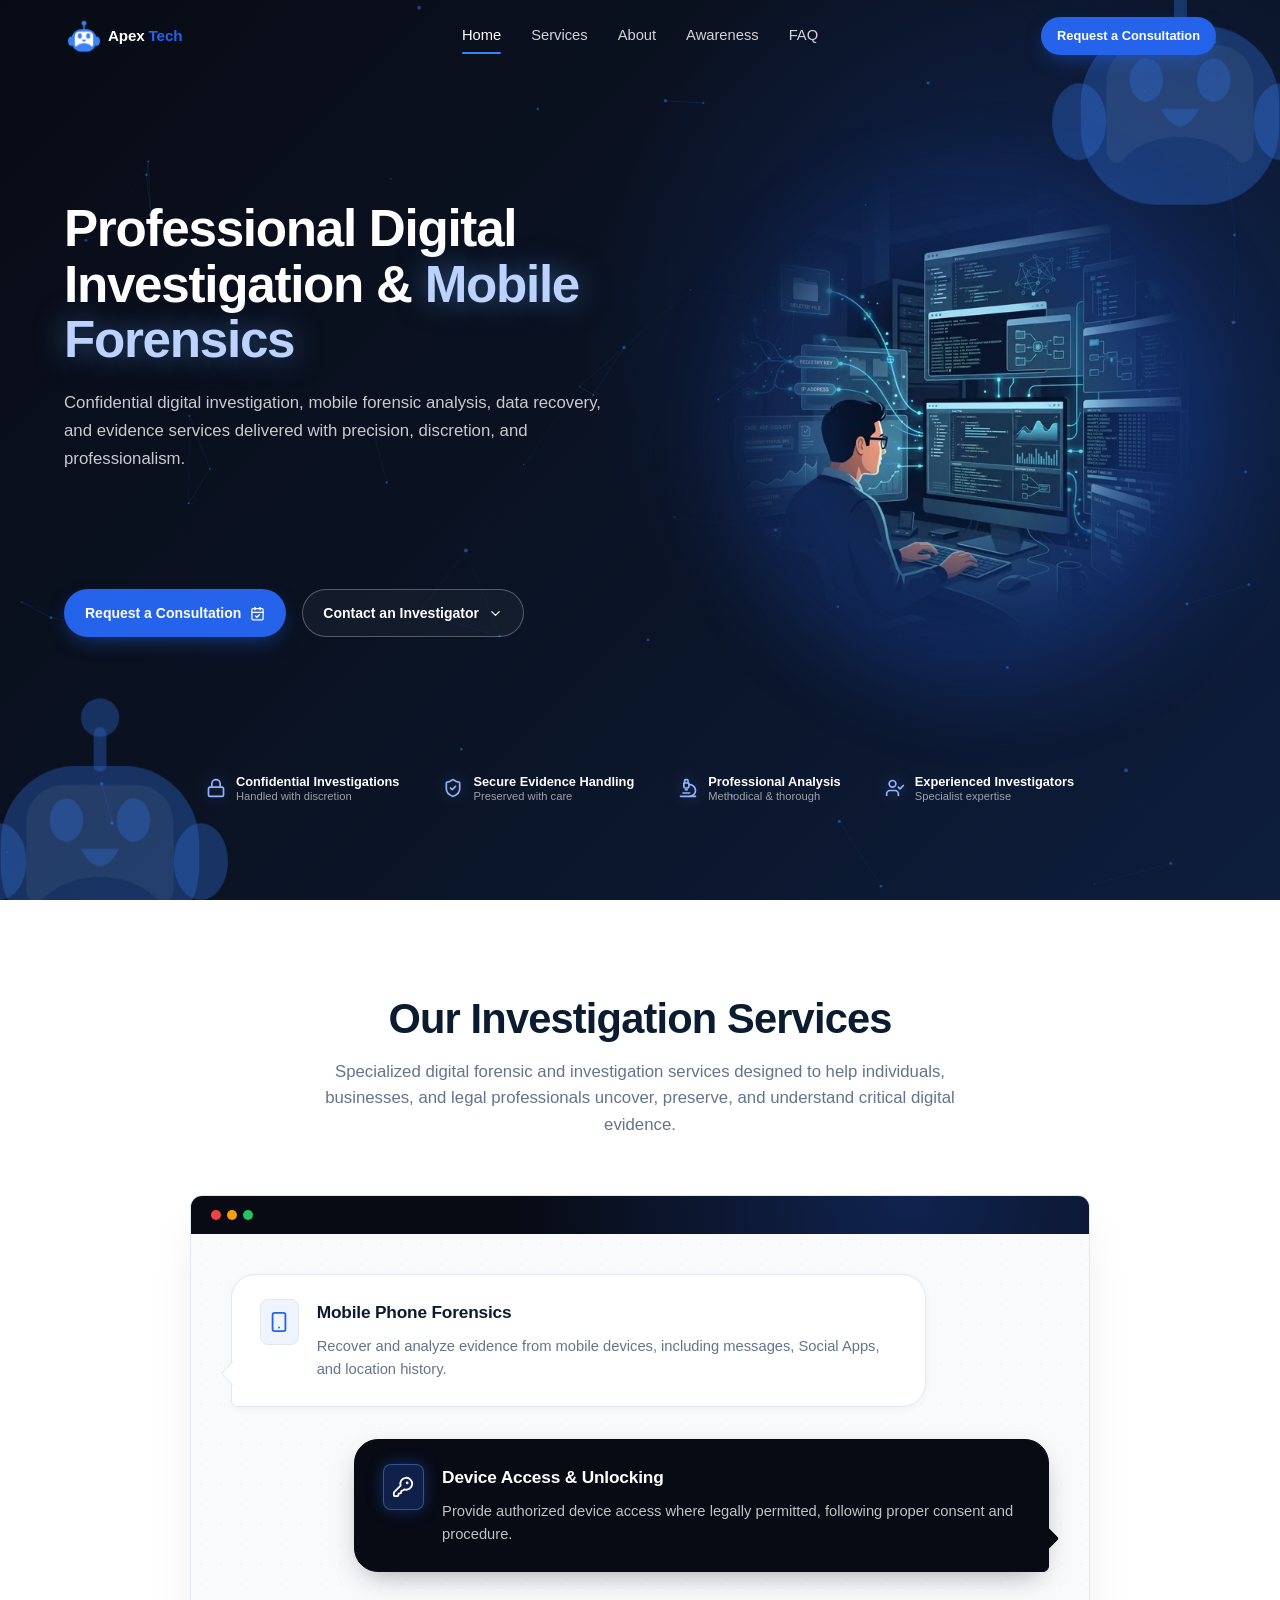
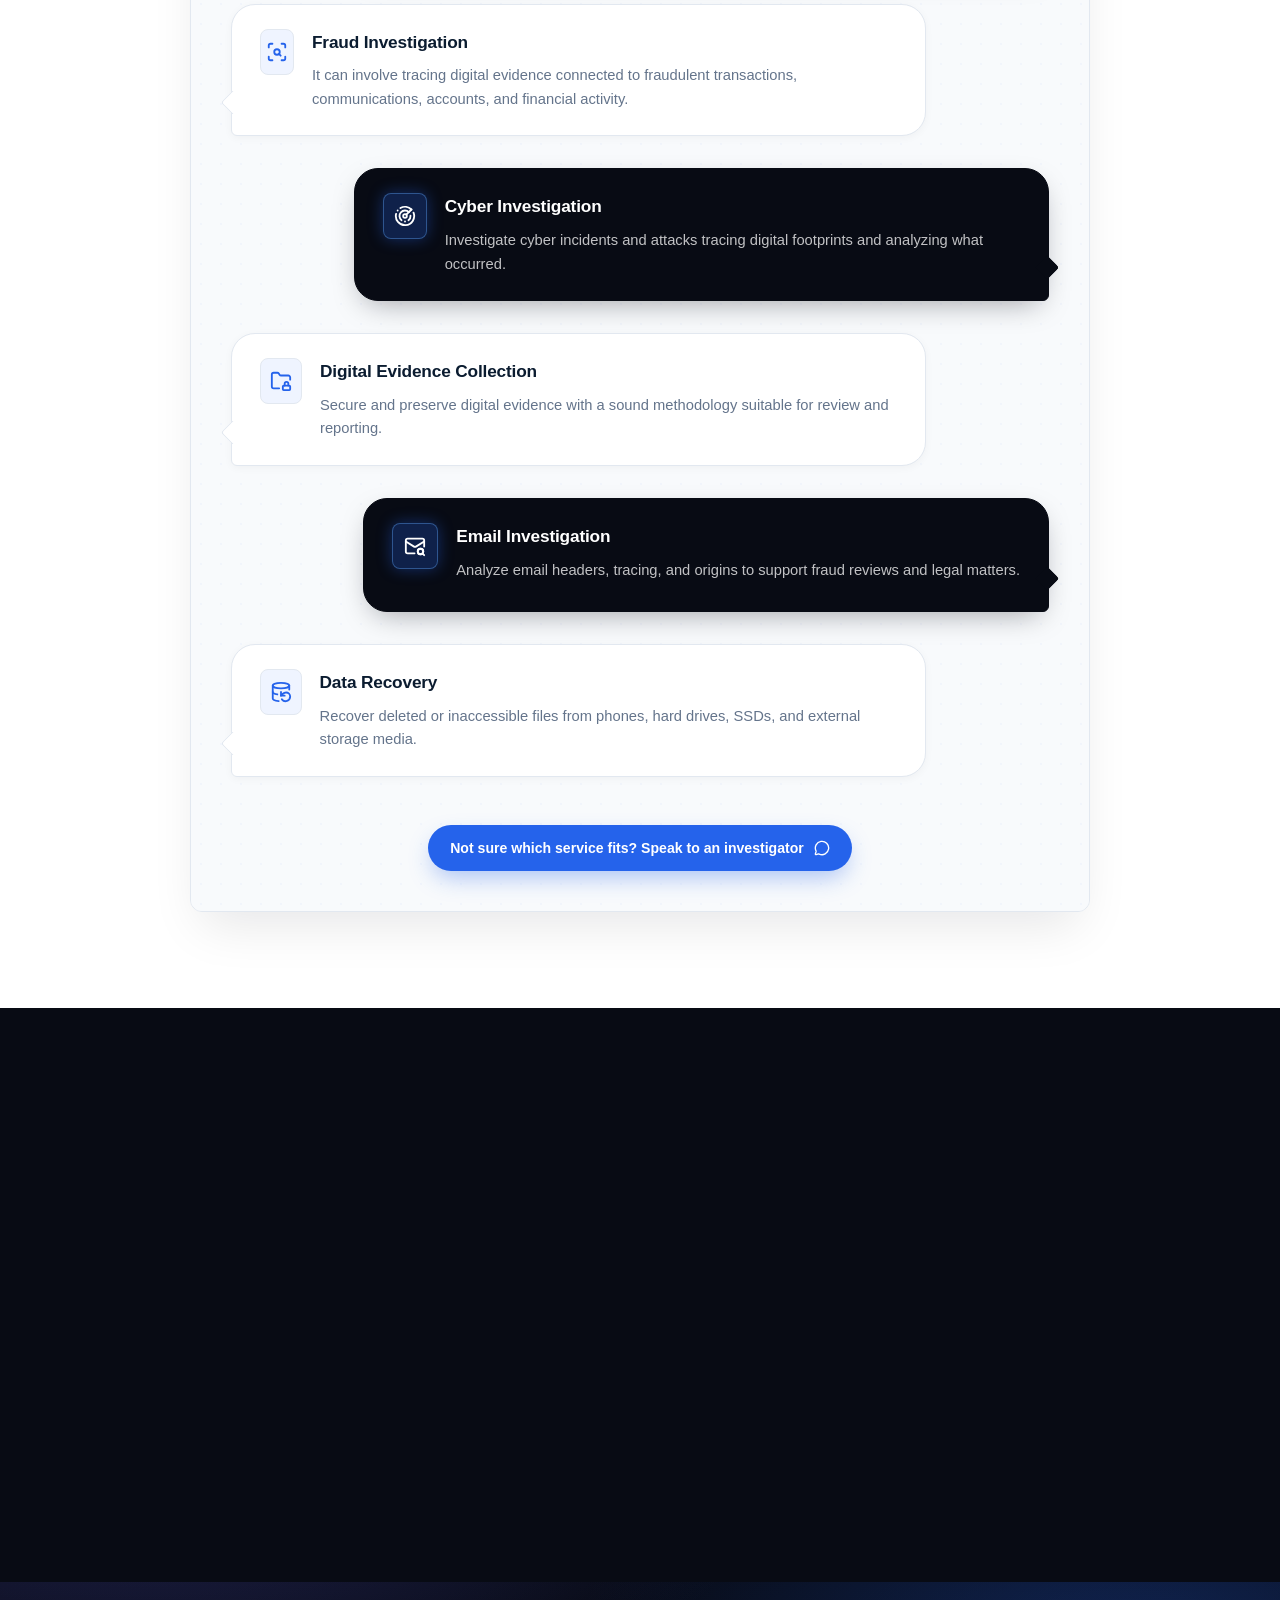
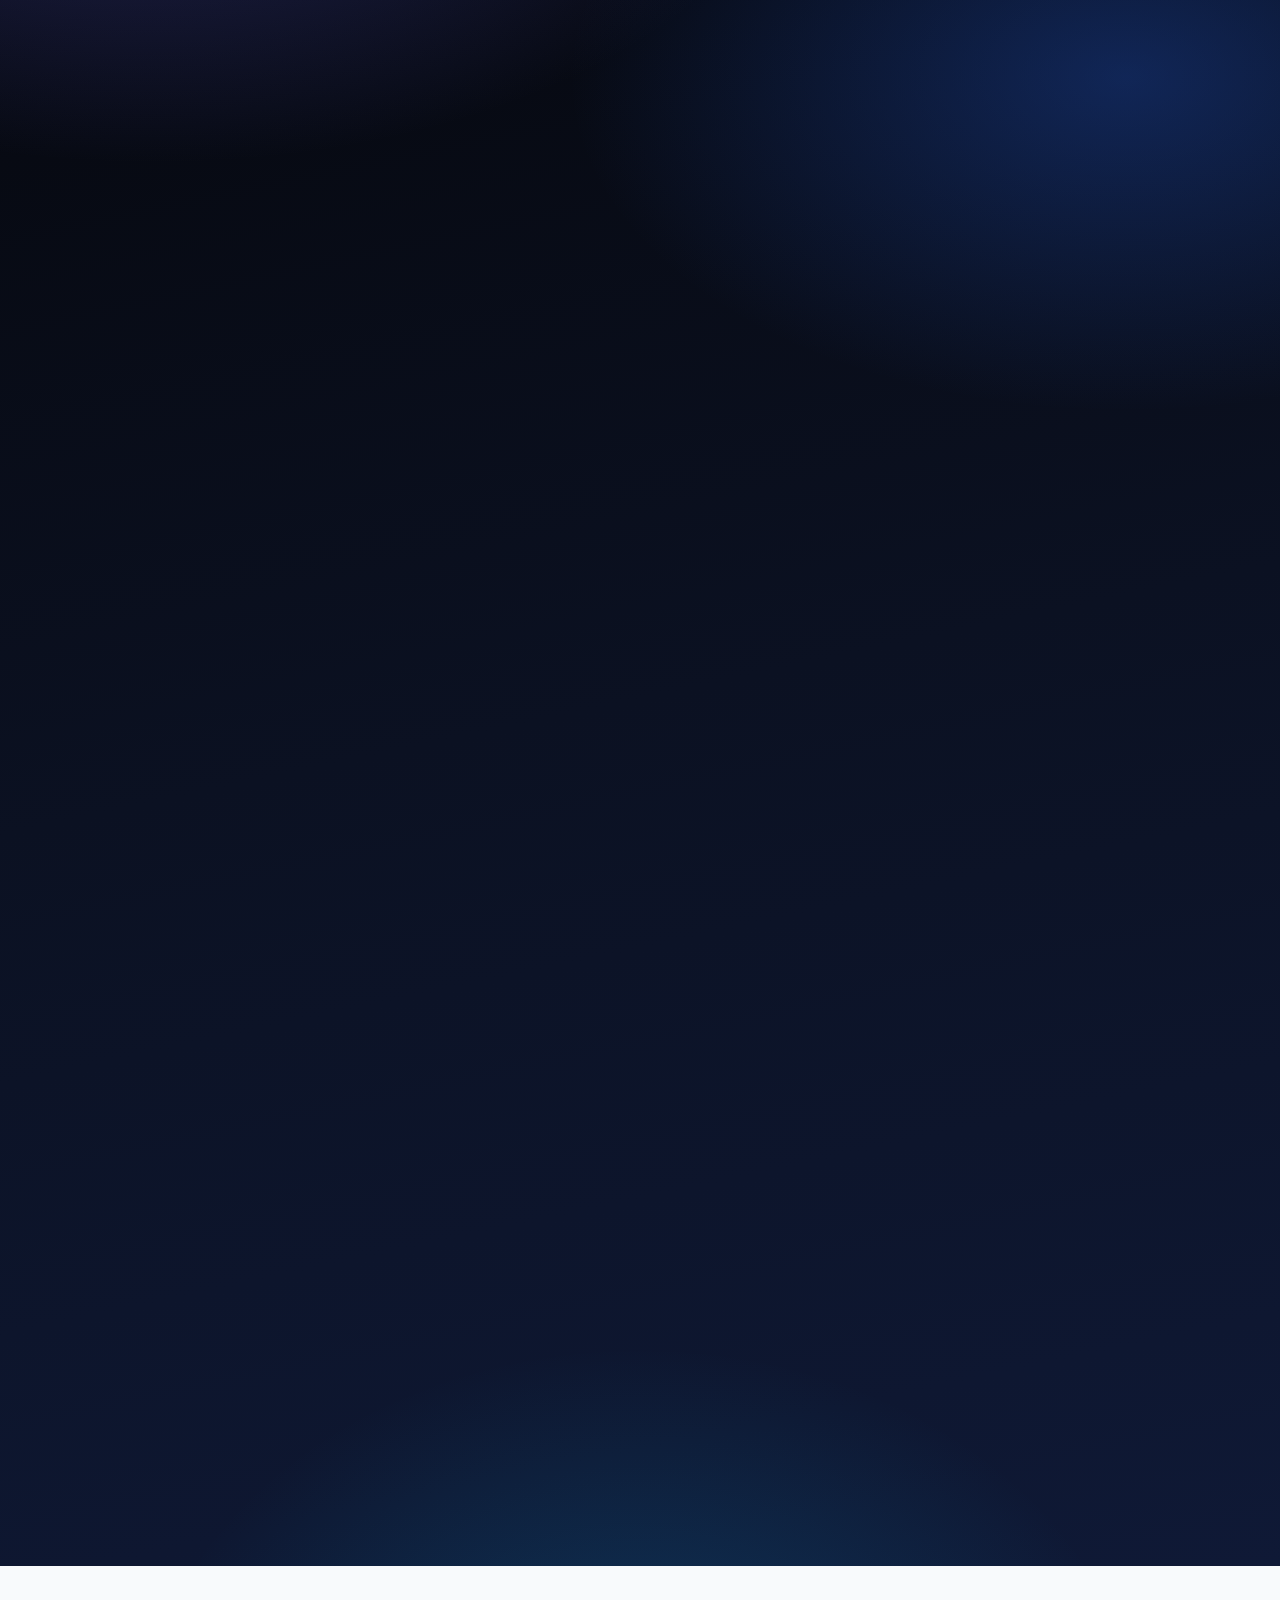
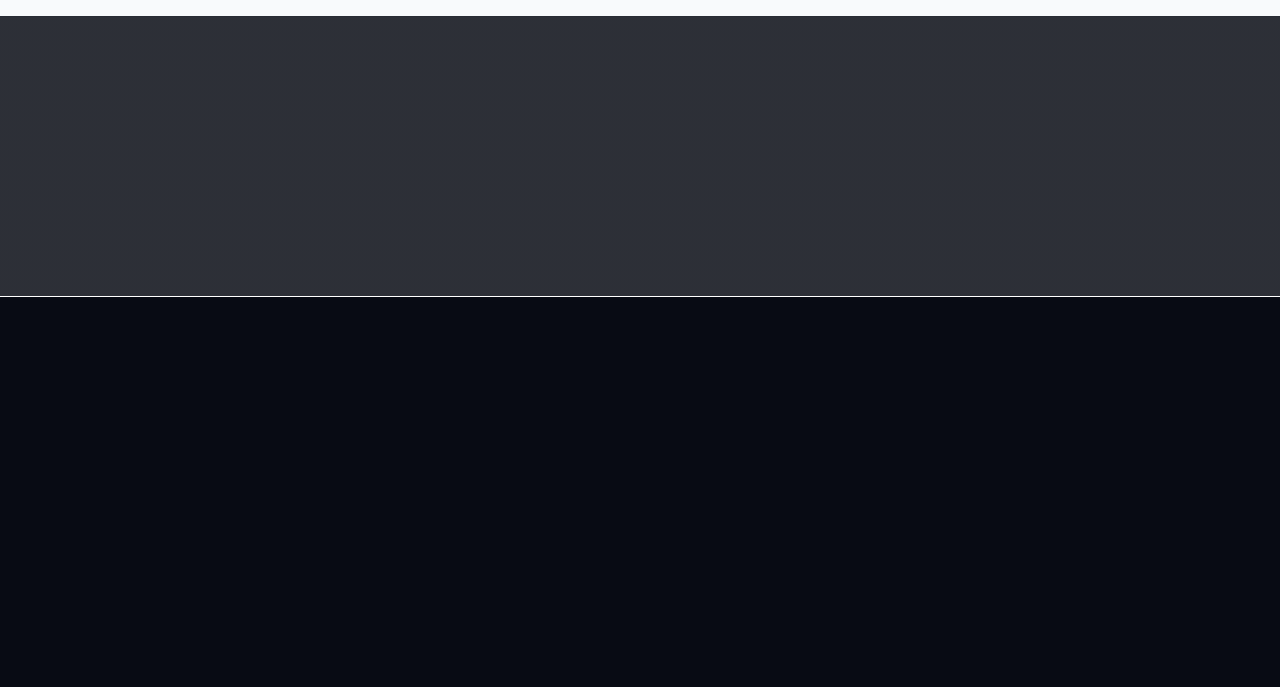
<file: public/index.html>
<!DOCTYPE html>
<html lang="en">

<head>
  <meta charset="UTF-8" />
  <meta name="viewport" content="width=device-width, initial-scale=1.0" />
  <title>Digital Investigation &amp; Mobile Forensics — Apex Tech</title>
  <meta name="description"
    content="Confidential digital investigation, mobile forensic analysis, data recovery, and evidence services delivered with precision, discretion, and professionalism." />

  <link rel="stylesheet" href="styles.css" />
  <link rel="preload" as="image" href="hero-forensics-1024.webp" type="image/webp"
    imagesrcset="hero-forensics-640.webp 640w, hero-forensics-1024.webp 1024w"
    imagesizes="(max-width: 860px) calc(100vw - 36px), (max-width: 1200px) 42vw, 500px"
    fetchpriority="high">
  <link rel="icon" type="image/svg+xml" href="favicon.svg">
  <!-- SEO Tags -->
  <meta name="keywords"
    content="digital investigation, mobile forensics, data recovery, cyber investigation, fraud investigation, email investigation, secure evidence handling">
  <meta name="author" content="Apex Tech">
  <meta name="robots" content="index, follow">
  <meta name="theme-color" content="#080B14">
  <link rel="canonical" href="https://apex-tech.onrender.com/">

  <!-- Open Graph / Facebook -->
  <meta property="og:type" content="website">
  <meta property="og:url" content="https://apex-tech.onrender.com/">
  <meta property="og:site_name" content="Apex Tech">
  <meta property="og:locale" content="en_US">
  <meta property="og:title" content="Digital Investigation &amp; Mobile Forensics — Apex Tech">
  <meta property="og:description"
    content="Confidential digital investigation, mobile forensic analysis, and data recovery services.">
  <meta property="og:image" content="https://apex-tech.onrender.com/og-image.jpg">
  <meta property="og:image:type" content="image/jpeg">
  <meta property="og:image:width" content="1200">
  <meta property="og:image:height" content="630">
  <meta property="og:image:alt" content="Apex Tech — digital investigation and mobile forensics">

  <!-- Twitter -->
  <meta name="twitter:url" content="https://apex-tech.onrender.com/">
  <meta name="twitter:card" content="summary_large_image">
  <meta name="twitter:title" content="Digital Investigation &amp; Mobile Forensics — Apex Tech">
  <meta name="twitter:description"
    content="Confidential digital investigation, mobile forensic analysis, and data recovery services.">
  <meta name="twitter:image" content="https://apex-tech.onrender.com/og-image.jpg">
  <meta name="twitter:image:alt" content="Apex Tech — digital investigation and mobile forensics">
  <!-- Structured data -->
  <script type="application/ld+json">
  {
    "@context": "https://schema.org",
    "@type": ["LocalBusiness", "ProfessionalService"],
    "@id": "https://apex-tech.onrender.com/#business",
    "url": "https://apex-tech.onrender.com/",
    "name": "Apex Tech",
    "description": "Confidential digital investigation, mobile forensic analysis, data recovery, and evidence services delivered with precision, discretion, and professionalism.",
    "telephone": "+1-343-635-0317",
    "email": "apextechforensics@gmail.com",
    "address": {
      "@type": "PostalAddress",
      "streetAddress": "46 Willow Creek Avenue",
      "addressLocality": "Charlotte",
      "addressRegion": "NC",
      "addressCountry": "US"
    },
    "sameAs": [
      "https://wa.me/13436350317",
      "https://t.me/Apextechforensics"
    ],
    "hasOfferCatalog": {
      "@type": "OfferCatalog",
      "name": "Investigation Services",
      "itemListElement": [
        {
          "@type": "Offer",
          "itemOffered": {
            "@type": "Service",
            "name": "Mobile Phone Forensics"
          }
        },
        {
          "@type": "Offer",
          "itemOffered": {
            "@type": "Service",
            "name": "Device Access & Unlocking"
          }
        },
        {
          "@type": "Offer",
          "itemOffered": {
            "@type": "Service",
            "name": "Fraud Investigation"
          }
        },
        {
          "@type": "Offer",
          "itemOffered": {
            "@type": "Service",
            "name": "Cyber Investigation"
          }
        },
        {
          "@type": "Offer",
          "itemOffered": {
            "@type": "Service",
            "name": "Digital Evidence Collection"
          }
        },
        {
          "@type": "Offer",
          "itemOffered": {
            "@type": "Service",
            "name": "Email Investigation"
          }
        },
        {
          "@type": "Offer",
          "itemOffered": {
            "@type": "Service",
            "name": "Data Recovery"
          }
        }
      ]
    }
  }
  </script>
  <!-- ============================================================
       TRACKING CONFIG
       Paste the IDs here once Meta / Google approve the account.
       Everything below stays inert while these are empty, so the site is
       safe to deploy before the Pixel exists.
       ============================================================ -->
  <script>
    window.FT_CONFIG = {
      metaPixelId: '905768905512055', // Active Apex Tech Meta Pixel
      ga4Id: '',              // e.g. 'G-XXXXXXXXXX'
      turnstileSiteKey: '',   // Cloudflare Turnstile site key (spam filtering)
      minFormSeconds: 3       // submissions faster than this are treated as bots
    };
  </script>

  <script src="ft-tracking.js" defer></script>
</head>

<body>

  <a class="skip-link" href="#home">Skip to content</a>

  <!-- ============ HEADER ============ -->
  <header class="site-header" id="siteHeader">
    <div class="container header-inner">
      <a href="#home" class="brand" aria-label="Apex Tech home">
        <span class="brand-mark" aria-hidden="true">
          <svg class="bot" viewBox="0 0 100 100" width="40" height="40" aria-hidden="true">
            <g class="bot-rise">
              <g class="bot-antenna">
                <circle class="bot-body" cx="50" cy="18" r="6" />
                <rect class="bot-body" x="48" y="21" width="4" height="14" rx="2" />
              </g>
              <rect class="bot-body" x="10" y="51" width="17" height="24" rx="12" />
              <rect class="bot-body" x="73" y="51" width="17" height="24" rx="12" />
              <rect class="bot-body" x="19" y="33" width="62" height="56" rx="24" />
              <path class="bot-face"
                d="M27 51C27 44 32 39 39 39H61C68 39 73 44 73 51V72C73 74 71.5 76 69 76C60 65 40 65 31 76C28.5 76 27 74 27 72Z" />
              <g class="bot-eyes">
                <ellipse class="bot-body" cx="39.5" cy="50" rx="5.2" ry="6.8" />
                <ellipse class="bot-body" cx="60.5" cy="50" rx="5.2" ry="6.8" />
              </g>
              <path class="bot-body" d="M44 59q6 11 12 0Z" />
            </g>
          </svg>
        </span>
        <span class="brand-word">Apex <span class="brand-accent">Tech</span></span>
      </a>

      <nav class="main-nav" id="mainNav" aria-label="Primary">
        <a href="#home" class="nav-link">Home</a>
        <a href="#services" class="nav-link">Services</a>
        <a href="#about" class="nav-link">About</a>
        <a href="#awareness" class="nav-link">Awareness</a>
        <a href="#faq" class="nav-link">FAQ</a>
      </nav>

      <div class="header-actions">
        <a href="javascript:void(0)" onclick="openModal(event)" class="btn btn-primary btn-sm nav-cta">Request a
          Consultation</a>
        <button class="nav-toggle" id="navToggle" aria-label="Open menu" aria-expanded="false"
          aria-controls="mobileNav">
          <span></span><span></span><span></span>
        </button>
      </div>
    </div>

    <!-- Mobile fullscreen nav overlay -->
    <div class="mobile-nav" id="mobileNav" aria-hidden="true">
      <div class="mobile-nav-header">
        <a href="#home" class="mobile-brand" aria-label="Apex Tech home">
          <span class="brand-mark" aria-hidden="true">
            <svg class="bot" viewBox="0 0 100 100" width="40" height="40" aria-hidden="true">
              <g class="bot-rise">
                <g class="bot-antenna">
                  <circle class="bot-body" cx="50" cy="18" r="6" />
                  <rect class="bot-body" x="48" y="21" width="4" height="14" rx="2" />
                </g>
                <rect class="bot-body" x="10" y="51" width="17" height="24" rx="12" />
                <rect class="bot-body" x="73" y="51" width="17" height="24" rx="12" />
                <rect class="bot-body" x="19" y="33" width="62" height="56" rx="24" />
                <path class="bot-face"
                  d="M27 51C27 44 32 39 39 39H61C68 39 73 44 73 51V72C73 74 71.5 76 69 76C60 65 40 65 31 76C28.5 76 27 74 27 72Z" />
                <g class="bot-eyes">
                  <ellipse class="bot-body" cx="39.5" cy="50" rx="5.2" ry="6.8" />
                  <ellipse class="bot-body" cx="60.5" cy="50" rx="5.2" ry="6.8" />
                </g>
                <path class="bot-body" d="M44 59q6 11 12 0Z" />
              </g>
            </svg>
          </span>
          <span>Apex <span class="brand-accent">Tech</span></span>
        </a>
        <button class="mobile-close-btn" id="mobileCloseBtn" aria-label="Close menu">
          <span class="ui-icon" aria-hidden="true" data-lucide="x"></span>
        </button>
      </div>
      <div class="mobile-nav-body">
        <a href="#home" class="mobile-link">Home</a>
        <a href="#services" class="mobile-link">Services</a>
        <a href="#about" class="mobile-link">About</a>
        <a href="#awareness" class="mobile-link">Awareness</a>
        <a href="#faq" class="mobile-link">FAQ</a>
      </div>
      <div class="mobile-nav-footer">
        <a href="javascript:void(0)" onclick="openModal(event)" class="mobile-cta">Request a Consultation</a>
      </div>
    </div>
    <div class="scroll-progress" id="scrollProgress" aria-hidden="true"></div>
  </header>

  <main id="home" tabindex="-1">

    <!-- ============ HERO ============ -->
    <section class="hero">
      <canvas id="heroCanvas" class="hero-canvas" aria-hidden="true"></canvas>

      <!-- Animated Background Logos -->
      <svg class="cta-bg-logo bg-logo-tr bot" viewBox="0 0 100 100" aria-hidden="true">
        <g class="bot-rise">
          <g class="bot-antenna">
            <circle class="bot-body" cx="50" cy="18" r="6" />
            <rect class="bot-body" x="48" y="21" width="4" height="14" rx="2" />
          </g>
          <rect class="bot-body" x="10" y="51" width="17" height="24" rx="12" />
          <rect class="bot-body" x="73" y="51" width="17" height="24" rx="12" />
          <rect class="bot-body" x="19" y="33" width="62" height="56" rx="24" />
          <path class="bot-face"
            d="M27 51C27 44 32 39 39 39H61C68 39 73 44 73 51V72C73 74 71.5 76 69 76C60 65 40 65 31 76C28.5 76 27 74 27 72Z" />
          <g class="bot-eyes">
            <ellipse class="bot-body" cx="39.5" cy="50" rx="5.2" ry="6.8" />
            <ellipse class="bot-body" cx="60.5" cy="50" rx="5.2" ry="6.8" />
          </g>
          <path class="bot-body" d="M44 59q6 11 12 0Z" />
        </g>
      </svg>

      <svg class="cta-bg-logo bg-logo-bl bot" viewBox="0 0 100 100" aria-hidden="true">
        <g class="bot-rise">
          <g class="bot-antenna">
            <circle class="bot-body" cx="50" cy="18" r="6" />
            <rect class="bot-body" x="48" y="21" width="4" height="14" rx="2" />
          </g>
          <rect class="bot-body" x="10" y="51" width="17" height="24" rx="12" />
          <rect class="bot-body" x="73" y="51" width="17" height="24" rx="12" />
          <rect class="bot-body" x="19" y="33" width="62" height="56" rx="24" />
          <path class="bot-face"
            d="M27 51C27 44 32 39 39 39H61C68 39 73 44 73 51V72C73 74 71.5 76 69 76C60 65 40 65 31 76C28.5 76 27 74 27 72Z" />
          <g class="bot-eyes">
            <ellipse class="bot-body" cx="39.5" cy="50" rx="5.2" ry="6.8" />
            <ellipse class="bot-body" cx="60.5" cy="50" rx="5.2" ry="6.8" />
          </g>
          <path class="bot-body" d="M44 59q6 11 12 0Z" />
        </g>
      </svg>

      <div class="container hero-inner">
        <div class="hero-copy">
          <h1 class="hero-title">Professional Digital<br>Investigation &amp; <span class="text-glow">Mobile
              Forensics</span></h1>
          <p class="hero-sub">Confidential digital investigation, mobile forensic analysis, data recovery, and evidence
            services delivered with precision, discretion, and professionalism.</p>
        </div>

        <div class="hero-visual">
          <div class="hero-image-glow" aria-hidden="true"></div>
          <picture class="hero-picture">
            <source type="image/webp"
              srcset="hero-forensics-640.webp 640w, hero-forensics-1024.webp 1024w"
              sizes="(max-width: 860px) calc(100vw - 36px), (max-width: 1200px) 42vw, 500px">
            <img class="hero-image" src="hero-forensics.jpg"
              alt="Digital forensic investigator analysing evidence across secure computer systems"
              width="1024" height="1024" loading="eager" fetchpriority="high" decoding="async">
          </picture>
        </div>

        <div class="hero-actions">
          <a href="javascript:void(0)" onclick="openModal(event)" class="btn btn-primary">Request a Consultation
            <span class="btn-ico" aria-hidden="true" data-lucide="calendar-check"></span>
          </a>
          <div class="dropdown">
            <button class="btn btn-ghost-light dropdown-trigger" id="contactInvestigatorBtn" aria-haspopup="true"
              aria-expanded="false">
              Contact an Investigator
              <span class="btn-ico" aria-hidden="true" data-lucide="chevron-down"></span>
            </button>
            <div class="dropdown-menu" id="investigatorMenu">
              <a href="https://wa.me/13436350317" target="_blank" rel="noopener noreferrer" class="dropdown-item"
                data-contact="whatsapp">
                <svg viewBox="0 0 24 24" fill="#25D366" class="contact-ico">
                  <path
                    d="M11.42 0H11.4C5.1 0 0 5.1 0 11.4c0 2.01.52 3.93 1.51 5.64L.07 22.84l5.95-1.56c1.66.95 3.52 1.45 5.4 1.45 6.3 0 11.4-5.1 11.4-11.4S17.7 0 11.4 0zm0 20.84c-1.77 0-3.5-.47-5.01-1.37l-.36-.21-3.72.98.99-3.63-.23-.37a9.38 9.38 0 0 1-1.46-5.14c0-5.26 4.28-9.54 9.54-9.54 2.55 0 4.95 1 6.74 2.8 1.8 1.8 2.79 4.19 2.79 6.74 0 5.25-4.28 9.53-9.54 9.53zm5.22-7.14c-.29-.15-1.71-.84-1.98-.94-.26-.09-.45-.14-.65.15-.19.29-.75.94-.92 1.13-.17.19-.34.22-.63.07-.29-.15-1.22-.45-2.32-1.43-.86-.76-1.44-1.71-1.61-2-.17-.29-.02-.45.13-.59.13-.13.29-.34.43-.51.15-.17.2-.29.29-.49.09-.2.05-.37-.02-.51-.08-.15-.65-1.57-.89-2.15-.24-.57-.48-.49-.65-.5-.17-.01-.36-.01-.56-.01-.19 0-.51.07-.78.36-.26.29-1 .98-1 2.39s1.02 2.77 1.17 2.97c.14.2 2.03 3.1 4.91 4.34.69.3 1.23.48 1.65.61.69.22 1.32.19 1.82.11.55-.09 1.71-.7 1.95-1.38.24-.68.24-1.27.17-1.38-.07-.12-.27-.19-.56-.34z" />
                </svg>
                WhatsApp
              </a>
              <a href="https://t.me/Apextechforensics" target="_blank" rel="noopener noreferrer" class="dropdown-item"
                data-contact="telegram">
                <svg viewBox="0 0 24 24" fill="#2AABEE" class="contact-ico">
                  <path
                    d="M11.944 0A12 12 0 0 0 0 12a12 12 0 0 0 12 12 12 12 0 0 0 12-12A12 12 0 0 0 12 0a12 12 0 0 0-.056 0zm4.962 7.224c.1-.002.321.023.465.14a.506.506 0 0 1 .171.325c.016.093.036.306.02.472-.18 1.898-.962 6.502-1.36 8.627-.168.9-.499 1.201-.82 1.23-.696.065-1.225-.46-1.9-.902-1.056-.693-1.653-1.124-2.678-1.8-1.185-.78-.417-1.21.258-1.91.177-.184 3.247-2.977 3.307-3.23.007-.032.014-.15-.056-.212s-.174-.041-.249-.024c-.106.024-1.793 1.14-5.061 3.345-.48.33-.913.49-1.302.48-.428-.008-1.252-.241-1.865-.44-.752-.245-1.349-.374-1.297-.789.027-.216.325-.437.893-.663 3.498-1.524 5.83-2.529 6.998-3.014 3.332-1.386 4.025-1.627 4.476-1.635z" />
                </svg>
                Telegram
              </a>
            </div>
          </div>
        </div>

      </div>
      <!-- ============ TRUST BAR ============ -->
      <div class="trust" aria-label="What we stand for">
        <div class="container trust-inner">
          <div class="trust-item reveal">
            <span class="trust-ico" aria-hidden="true" data-lucide="lock"></span>
            <div><strong>Confidential Investigations</strong><small>Handled with discretion</small></div>
          </div>
          <div class="trust-item reveal">
            <span class="trust-ico" aria-hidden="true" data-lucide="shield-check"></span>
            <div><strong>Secure Evidence Handling</strong><small>Preserved with care</small></div>
          </div>
          <div class="trust-item reveal">
            <span class="trust-ico" aria-hidden="true" data-lucide="microscope"></span>
            <div><strong>Professional Analysis</strong><small>Methodical &amp; thorough</small></div>
          </div>
          <div class="trust-item reveal">
            <span class="trust-ico" aria-hidden="true" data-lucide="user-check"></span>
            <div><strong>Experienced Investigators</strong><small>Specialist expertise</small></div>
          </div>
        </div>
      </div>
    </section>

    <!-- ============ SERVICES ============ -->
    <section class="section" id="services">
      <div class="container">
        <div class="section-head reveal">
          <h2 class="section-title">Our Investigation Services</h2>
          <p class="section-lead">Specialized digital forensic and investigation services designed to help individuals,
            businesses, and legal professionals uncover, preserve, and understand critical digital evidence.</p>
        </div>

        <div class="chat-window reveal">
          <div class="chat-header">
            <div class="chat-dots"><i></i><i></i><i></i></div>
          </div>
          <div class="chat-body">

            <article id="svc-mobile-forensics" class="chat-bubble chat-left reveal" style="transition-delay: 0.1s;">
              <div class="chat-content">
                <span class="card-ico" aria-hidden="true" data-lucide="smartphone"></span>
                <div>
                  <h3 class="card-title">Mobile Phone Forensics</h3>
                  <p class="card-text">Recover and analyze evidence from mobile devices, including messages, Social
                    Apps, and location history.</p>
                </div>
              </div>
            </article>

            <article id="svc-device-access" class="chat-bubble chat-right reveal" style="transition-delay: 0.2s;">
              <div class="chat-content">
                <span class="card-ico" aria-hidden="true" data-lucide="key-round"></span>
                <div>
                  <h3 class="card-title">Device Access &amp; Unlocking</h3>
                  <p class="card-text">Provide authorized device access where legally permitted, following proper
                    consent and procedure.</p>
                </div>
              </div>
            </article>

            <article id="svc-fraud-investigation" class="chat-bubble chat-left reveal" style="transition-delay: 0.3s;">
              <div class="chat-content">
                <span class="card-ico" aria-hidden="true" data-lucide="scan-search"></span>
                <div>
                  <h3 class="card-title">Fraud Investigation</h3>
                  <p class="card-text">It can involve tracing digital evidence connected to fraudulent transactions,
                    communications, accounts, and financial activity.</p>
                </div>
              </div>
            </article>

            <article id="svc-cyber-investigation" class="chat-bubble chat-right reveal" style="transition-delay: 0.4s;">
              <div class="chat-content">
                <span class="card-ico" aria-hidden="true" data-lucide="radar"></span>
                <div>
                  <h3 class="card-title">Cyber Investigation</h3>
                  <p class="card-text">Investigate cyber incidents and attacks tracing digital footprints and analyzing
                    what occurred.</p>
                </div>
              </div>
            </article>

            <article id="svc-evidence-collection" class="chat-bubble chat-left reveal" style="transition-delay: 0.5s;">
              <div class="chat-content">
                <span class="card-ico" aria-hidden="true" data-lucide="folder-lock"></span>
                <div>
                  <h3 class="card-title">Digital Evidence Collection</h3>
                  <p class="card-text">Secure and preserve digital evidence with a sound methodology suitable for review
                    and reporting.</p>
                </div>
              </div>
            </article>

            <article id="svc-email-investigation" class="chat-bubble chat-right reveal" style="transition-delay: 0.6s;">
              <div class="chat-content">
                <span class="card-ico" aria-hidden="true" data-lucide="mail-search"></span>
                <div>
                  <h3 class="card-title">Email Investigation</h3>
                  <p class="card-text">Analyze email headers, tracing, and origins to support fraud reviews and legal
                    matters.</p>
                </div>
              </div>
            </article>

            <article id="svc-data-recovery" class="chat-bubble chat-left reveal" style="transition-delay: 0.7s;">
              <div class="chat-content">
                <span class="card-ico" aria-hidden="true" data-lucide="database-backup"></span>
                <div>
                  <h3 class="card-title">Data Recovery</h3>
                  <p class="card-text">Recover deleted or inaccessible files from phones, hard drives, SSDs, and
                    external storage media.</p>
                </div>
              </div>
            </article>

            <a href="https://wa.me/13436350317" target="_blank" rel="noopener noreferrer"
              class="chat-cta reveal" style="transition-delay: 0.8s;" data-contact="whatsapp">
              Not sure which service fits? Speak to an investigator
              <span class="btn-ico" aria-hidden="true" data-lucide="message-circle"></span>
            </a>

          </div>
        </div>
      </div>
    </section>



    <!-- ============ WHO WE SERVE ============ -->
    <section class="section serve-section" id="who-we-serve">

      <div class="container" style="position: relative; z-index: 1;">
        <div class="section-head reveal">

          <h2 class="section-title title-light">Who We Serve?</h2>
          <p class="section-lead lead-light">Trusted support for the people and organizations who need answers they can
            rely on.
          </p>
        </div>

        <div class="card-grid serve-grid">
          <article class="card serve-card reveal">
            <span class="card-ico" aria-hidden="true" data-lucide="user"></span>
            <h3 class="card-title">Individuals</h3>
            <p class="card-text">For personal digital investigations and data recovery needs.</p>
          </article>
          <article class="card serve-card reveal">
            <span class="card-ico" aria-hidden="true" data-lucide="building-2"></span>
            <h3 class="card-title">Businesses</h3>
            <p class="card-text">For internal investigations, fraud, and digital incidents.</p>
          </article>
          <article class="card serve-card reveal">
            <span class="card-ico" aria-hidden="true" data-lucide="scale"></span>
            <h3 class="card-title">Legal Professionals</h3>
            <p class="card-text">For digital evidence analysis and investigation support.</p>
          </article>
          <article class="card serve-card reveal">
            <span class="card-ico" aria-hidden="true" data-lucide="network"></span>
            <h3 class="card-title">Organizations</h3>
            <p class="card-text">For complex digital investigation requirements.</p>
          </article>
        </div>
      </div>
    </section>



    <!-- ============ UNDERSTANDING NARCISSISTIC ABUSE ============ -->
    <section class="section narc" id="awareness">
      <div class="container">
        <div class="section-head reveal">
          <span class="eyebrow eyebrow-light"><span class="eyebrow-dot"></span>Pattern Recognition</span>
          <h2 class="section-title title-light">Understanding Narcissistic Abuse</h2>
          <p class="section-lead lead-light">Many of the people who come to us are not chasing a device. They are
            trying to make sense of a pattern. These are the behaviours that show up again and again.</p>
        </div>

        <div class="narc-grid">

          <article class="narc-card is-featured reveal">
            <span class="narc-num">01</span>
            <span class="narc-mark" aria-hidden="true">&ldquo;</span>
            <p class="narc-kicker">The Real Goal</p>
            <p class="narc-text"><strong>Narcissists don&rsquo;t want love.</strong> They want attention. If they
              can&rsquo;t get positive attention, they will take negative attention. If they can&rsquo;t have your
              admiration, they will accept your rage. But they must provoke some response from you. That is their goal:
              <strong>to provoke a response, any response.</strong> It solidifies, in their minds, their power
              over you, that they are calling the shots, that you are weak, or gullible, or easily manipulated, or
              vulnerable, or whatever they have labeled you in their mind that means you are &ldquo;less&rdquo;, less
              than them.
            </p>
            <p class="narc-cite">Kellen Vonhouser</p>
          </article>

          <article class="narc-card reveal">
            <span class="narc-num">02</span>
            <span class="narc-mark" aria-hidden="true">&ldquo;</span>
            <p class="narc-kicker">The Kindness Trap</p>
            <p class="narc-text">Narcissists often pause their abuse with intermittent periods of seeming kindness and
              warmth. This causes you to become trauma-bonded to them, constantly trying to make them happy. Then, when
              they turn abusive again, you may believe you deserve it.</p>
          </article>

          <article class="narc-card reveal">
            <span class="narc-num">03</span>
            <span class="narc-mark" aria-hidden="true">&ldquo;</span>
            <p class="narc-kicker">The Denial Ladder</p>
            <p class="narc-text">A narcissist&rsquo;s mindset: &ldquo;That didn&rsquo;t happen. And if it did, it
              wasn&rsquo;t that bad. And if it was, it&rsquo;s not a big deal. And if it is, I don&rsquo;t believe
              it&rsquo;s my fault. And if it was, I didn&rsquo;t mean it. And if I did, you made me do it.&rdquo;</p>
          </article>

          <article class="narc-card reveal">
            <span class="narc-num">04</span>
            <span class="narc-mark" aria-hidden="true">&ldquo;</span>
            <p class="narc-kicker">Weaponised Empathy</p>
            <p class="narc-text">Narcissists will use your goodness against you by playing on your emotions. They will
              use your compassion, empathy, guilt or kindness to get what they want from you. Narcissists are not above
              crying uncontrollably, feigning illness, even threatening suicide, to manipulate, deceive and regain
              control of you.</p>
            <p class="narc-cite">Maria Consiglio, @Understandingthenarc</p>
          </article>

          <article class="narc-card reveal">
            <span class="narc-num">05</span>
            <span class="narc-mark" aria-hidden="true">&ldquo;</span>
            <p class="narc-kicker">The Slow Drain</p>
            <p class="narc-text">Narcissists want you to give up everything, and once you have, they&rsquo;ll up and
              leave you with nothing.</p>
          </article>

          <article class="narc-card reveal">
            <span class="narc-num">06</span>
            <span class="narc-mark" aria-hidden="true">&ldquo;</span>
            <p class="narc-kicker">The Enablers</p>
            <p class="narc-text">Narcissists only surround themselves with people who enable their behavior, ignore
              their behavior or encourage their behavior. Anyone who tries to hold them accountable will be accused and
              blamed of the exact things the narcissist is guilty of. And the people who know the truth, will remain
              silent.</p>
          </article>

          <article class="narc-card reveal">
            <span class="narc-num">07</span>
            <span class="narc-mark" aria-hidden="true">&ldquo;</span>
            <p class="narc-kicker">The Anger Setup</p>
            <p class="narc-text">The narcissist&rsquo;s favourite gaslighting abuse tactic is to set you up to be angry
              and then shame you for the anger, it&rsquo;s practically a form of entertainment for them.</p>
          </article>

        </div>

        <p class="narc-foot reveal">Recognise any of this? A clear, documented record changes the conversation.
          <a href="#contact" data-reach>Speak to an investigator</a>.
        </p>
      </div>
    </section>

    <!-- ============ WHY CHOOSE (LIGHT) ============ -->
    <section class="section why" id="about">
      <div class="why-grid-overlay" aria-hidden="true"></div>

      <div class="container">
        <div class="section-head reveal">

          <h2 class="section-title">Why Choose Apex Tech?</h2>
          <p class="section-lead">The standards that guide every engagement we take on.</p>
        </div>

        <div class="why-list">
          <div class="why-item reveal">
            <span class="why-ico" aria-hidden="true" data-lucide="lock-keyhole"></span>
            <h3>Confidentiality</h3>
            <p>Your information and investigation remain handled with discretion.</p>
          </div>
          <div class="why-item reveal">
            <span class="why-ico" aria-hidden="true" data-lucide="cpu"></span>
            <h3>Technical Expertise</h3>
            <p>Professional knowledge across mobile and digital investigations.</p>
          </div>
          <div class="why-item reveal">
            <span class="why-ico" aria-hidden="true" data-lucide="badge-check"></span>
            <h3>Evidence Integrity</h3>
            <p>Careful handling and preservation of relevant digital evidence.</p>
          </div>
          <div class="why-item reveal">
            <span class="why-ico" aria-hidden="true" data-lucide="clipboard-list"></span>
            <h3>Professional Reporting</h3>
            <p>Clear documentation of findings and investigation results.</p>
          </div>
          <div class="why-item reveal">
            <span class="why-ico" aria-hidden="true" data-lucide="headphones"></span>
            <h3>Responsive Support</h3>
            <p>A professional point of contact throughout the investigation process.</p>
          </div>
        </div>
      </div>
    </section>




    <!-- ============ FAQ ============ -->
    <section class="section section-tint" id="faq">
      <div class="container container-narrow">
        <div class="section-head reveal">
          <span class="eyebrow"><span class="eyebrow-dot"></span>FAQ</span>
          <h2 class="section-title">Frequently Asked Questions</h2>
          <p class="section-lead">Common questions about our digital investigation process.</p>
        </div>

        <div class="faq" id="faq-list">
          <div class="faq-item">
            <button class="faq-q" aria-expanded="false">What is a digital forensic investigation?<span class="faq-chev"
                aria-hidden="true" data-lucide="chevron-down"></span></button>
            <div class="faq-a">
              <p>It is the structured process of identifying, preserving, analyzing, and documenting digital data so it
                can be understood and, where appropriate, used to support decisions or legal matters.</p>
            </div>
          </div>
          <div class="faq-item">
            <button class="faq-q" aria-expanded="false">What types of devices can you investigate?<span class="faq-chev"
                aria-hidden="true" data-lucide="chevron-down"></span></button>
            <div class="faq-a">
              <p>We work with a range of digital sources including mobile phones, computers, external drives, and other
                common storage media, subject to authorization and technical feasibility.</p>
            </div>
          </div>
          <div class="faq-item">
            <button class="faq-q" aria-expanded="false">Can deleted data be recovered?<span class="faq-chev"
                aria-hidden="true" data-lucide="chevron-down"></span></button>
            <div class="faq-a">
              <p>In many cases deleted or inaccessible data can be recovered, depending on the device, how it was used
                afterward, and its physical condition. We assess each case individually.</p>
            </div>
          </div>
          <div class="faq-item">
            <button class="faq-q" aria-expanded="false">How long does an investigation take?<span class="faq-chev"
                aria-hidden="true" data-lucide="chevron-down"></span></button>
            <div class="faq-a">
              <p>Timelines vary with the scope and complexity of the matter. We provide an estimate after the initial
                consultation and keep you informed as work progresses.</p>
            </div>
          </div>
          <div class="faq-item">
            <button class="faq-q" aria-expanded="false">Is my information confidential?<span class="faq-chev"
                aria-hidden="true" data-lucide="chevron-down"></span></button>
            <div class="faq-a">
              <p>Yes. Confidentiality is central to how we work. Your information and the details of your investigation
                are handled with discretion throughout.</p>
            </div>
          </div>
          <div class="faq-item">
            <button class="faq-q" aria-expanded="false">Do you provide investigation reports?<span class="faq-chev"
                aria-hidden="true" data-lucide="chevron-down"></span></button>
            <div class="faq-a">
              <p>Where applicable, we provide clear written documentation of our findings and the methods used, prepared
                for the intended audience.</p>
            </div>
          </div>
          <div class="faq-item">
            <button class="faq-q" aria-expanded="false">How do I start an investigation?<span class="faq-chev"
                aria-hidden="true" data-lucide="chevron-down"></span></button>
            <div class="faq-a">
              <p>Reach out through our contact form or the details below. We&rsquo;ll arrange a consultation to
                understand your needs and outline the appropriate approach.</p>
            </div>
          </div>
        </div>
      </div>
    </section>

    <!-- ============ FINAL CTA (DARK) ============ -->
    <section class="final-cta">
      <div class="final-cta-overlay" aria-hidden="true"></div>

      <!-- Animated Background Logos -->
      <svg class="cta-bg-logo bg-logo-tr bot" viewBox="0 0 100 100" aria-hidden="true">
        <g class="bot-rise">
          <g class="bot-antenna">
            <circle class="bot-body" cx="50" cy="18" r="6" />
            <rect class="bot-body" x="48" y="21" width="4" height="14" rx="2" />
          </g>
          <rect class="bot-body" x="10" y="51" width="17" height="24" rx="12" />
          <rect class="bot-body" x="73" y="51" width="17" height="24" rx="12" />
          <rect class="bot-body" x="19" y="33" width="62" height="56" rx="24" />
          <path class="bot-face"
            d="M27 51C27 44 32 39 39 39H61C68 39 73 44 73 51V72C73 74 71.5 76 69 76C60 65 40 65 31 76C28.5 76 27 74 27 72Z" />
          <g class="bot-eyes">
            <ellipse class="bot-body" cx="39.5" cy="50" rx="5.2" ry="6.8" />
            <ellipse class="bot-body" cx="60.5" cy="50" rx="5.2" ry="6.8" />
          </g>
          <path class="bot-body" d="M44 59q6 11 12 0Z" />
        </g>
      </svg>

      <svg class="cta-bg-logo bg-logo-bl bot" viewBox="0 0 100 100" aria-hidden="true">
        <g class="bot-rise">
          <g class="bot-antenna">
            <circle class="bot-body" cx="50" cy="18" r="6" />
            <rect class="bot-body" x="48" y="21" width="4" height="14" rx="2" />
          </g>
          <rect class="bot-body" x="10" y="51" width="17" height="24" rx="12" />
          <rect class="bot-body" x="73" y="51" width="17" height="24" rx="12" />
          <rect class="bot-body" x="19" y="33" width="62" height="56" rx="24" />
          <path class="bot-face"
            d="M27 51C27 44 32 39 39 39H61C68 39 73 44 73 51V72C73 74 71.5 76 69 76C60 65 40 65 31 76C28.5 76 27 74 27 72Z" />
          <g class="bot-eyes">
            <ellipse class="bot-body" cx="39.5" cy="50" rx="5.2" ry="6.8" />
            <ellipse class="bot-body" cx="60.5" cy="50" rx="5.2" ry="6.8" />
          </g>
          <path class="bot-body" d="M44 59q6 11 12 0Z" />
        </g>
      </svg>

      <div class="container reveal">
        <h2 class="final-cta-title">Need Professional Digital<br>Investigation Support?</h2>
      </div>
    </section>

  </main>

  <!-- ============ FOOTER ============ -->
  <footer class="site-footer">
    <div class="container footer-grid">
      <div class="footer-brand">
        <a href="#home" class="brand brand-footer">
          <span class="brand-mark" aria-hidden="true">
            <svg class="bot" viewBox="0 0 100 100" width="36" height="36" aria-hidden="true">
              <g class="bot-rise">
                <g class="bot-antenna">
                  <circle class="bot-body" cx="50" cy="18" r="6" />
                  <rect class="bot-body" x="48" y="21" width="4" height="14" rx="2" />
                </g>
                <rect class="bot-body" x="10" y="51" width="17" height="24" rx="12" />
                <rect class="bot-body" x="73" y="51" width="17" height="24" rx="12" />
                <rect class="bot-body" x="19" y="33" width="62" height="56" rx="24" />
                <path class="bot-face"
                  d="M27 51C27 44 32 39 39 39H61C68 39 73 44 73 51V72C73 74 71.5 76 69 76C60 65 40 65 31 76C28.5 76 27 74 27 72Z" />
                <g class="bot-eyes">
                  <ellipse class="bot-body" cx="39.5" cy="50" rx="5.2" ry="6.8" />
                  <ellipse class="bot-body" cx="60.5" cy="50" rx="5.2" ry="6.8" />
                </g>
                <path class="bot-body" d="M44 59q6 11 12 0Z" />
              </g>
            </svg>
          </span>
          <span class="brand-word">Apex <span class="brand-accent">Tech</span></span>
        </a>
        <p class="footer-desc">Confidential digital investigation, mobile forensic analysis, and evidence services
          delivered with precision and professionalism.</p>
        <div class="footer-social">
          <a href="https://wa.me/13436350317" target="_blank" rel="noopener noreferrer" aria-label="WhatsApp"
            class="social" data-contact="whatsapp">
            <svg viewBox="0 0 24 24" fill="currentColor" style="width: 16px; height: 16px;">
              <path
                d="M17.472 14.382c-.297-.149-1.758-.867-2.03-.967-.273-.099-.471-.148-.67.15-.197.297-.767.966-.94 1.164-.173.199-.347.223-.644.075-.297-.15-1.255-.463-2.39-1.475-.883-.788-1.48-1.761-1.653-2.059-.173-.297-.018-.458.13-.606.134-.133.298-.347.446-.52.149-.174.198-.298.298-.497.099-.198.05-.371-.025-.52-.075-.149-.669-1.612-.916-2.207-.242-.579-.487-.5-.669-.51-.173-.008-.371-.01-.57-.01-.198 0-.52.074-.792.372-.272.297-1.04 1.016-1.04 2.479 0 1.462 1.065 2.875 1.213 3.074.149.198 2.096 3.2 5.077 4.487.709.306 1.262.489 1.694.625.712.227 1.36.195 1.871.118.571-.085 1.758-.719 2.006-1.413.248-.694.248-1.289.173-1.413-.074-.124-.272-.198-.57-.347m-5.421 7.403h-.004a9.87 9.87 0 01-5.031-1.378l-.361-.214-3.741.982.998-3.648-.235-.374a9.86 9.86 0 01-1.51-5.26c.001-5.45 4.436-9.884 9.888-9.884 2.64 0 5.122 1.03 6.988 2.898a9.825 9.825 0 012.893 6.994c-.003 5.45-4.437 9.884-9.885 9.884m8.413-18.297A11.815 11.815 0 0012.05 0C5.495 0 .16 5.335.157 11.892c0 2.096.547 4.142 1.588 5.945L.057 24l6.305-1.654a11.882 11.882 0 005.683 1.448h.005c6.554 0 11.89-5.335 11.893-11.893a11.821 11.821 0 00-3.48-8.413z" />
            </svg>
          </a>
          <a href="https://t.me/Apextechforensics" target="_blank" rel="noopener noreferrer" aria-label="Telegram"
            class="social" data-contact="telegram">
            <svg viewBox="0 0 24 24" fill="currentColor" style="width: 16px; height: 16px;">
              <path
                d="M11.944 0A12 12 0 000 12a12 12 0 0012 12 12 12 0 0012-12A12 12 0 0012 0zm4.962 7.224c.1-.002.321.023.465.14a.506.506 0 01.171.325c.016.093.036.306.02.472-.18 1.898-.962 6.502-1.36 8.627-.168.9-.499 1.201-.82 1.23-.696.065-1.225-.46-1.9-.902-1.056-.693-1.653-1.124-2.678-1.8-1.185-.78-.417-1.21.258-1.91.177-.184 3.247-2.977 3.307-3.23.007-.032.014-.15-.056-.212s-.174-.041-.249-.024c-.106.024-1.793 1.14-5.061 3.345-.479.33-.913.49-1.302.48-.428-.008-1.252-.241-1.865-.44-.752-.245-1.349-.374-1.297-.789.027-.216.325-.437.893-.663 3.498-1.524 5.83-2.529 6.998-3.014 3.332-1.386 4.025-1.627 4.476-1.635z" />
            </svg>
          </a>
          <a href="mailto:apextechforensics@gmail.com" aria-label="Email" class="social" data-contact="email">
            <span class="social-icon" aria-hidden="true" data-lucide="mail"></span>
          </a>
        </div>
      </div>

      <nav class="footer-col" aria-label="Site">
        <h4>Company</h4>
        <a href="#home">Home</a>
        <a href="#services">Services</a>
        <a href="#about">About</a>
        <a href="#faq">FAQ</a>
      </nav>

      <nav class="footer-col" aria-label="Services">
        <h4>Services</h4>
        <a href="#svc-mobile-forensics">Mobile Forensics</a>
        <a href="#svc-data-recovery">Data Recovery</a>
        <a href="#svc-evidence-collection">Evidence Collection</a>
        <a href="#svc-cyber-investigation">Cyber Investigation</a>
        <a href="#svc-fraud-investigation">Fraud Investigation</a>
      </nav>

      <nav class="footer-col" aria-label="Legal">
        <h4>Legal</h4>
        <a href="privacy.html">Privacy Policy</a>
        <a href="terms.html">Terms of Service</a>
      </nav>

    </div>

    <div class="container footer-bottom">
      <span>&copy; <span class="year">2026</span> Apex Tech. All rights reserved.</span>

    </div>
  </footer>

  <!-- ============ REACH-OUT MODAL (WhatsApp / Telegram) ============ -->
  <div id="reachModal" class="modal-overlay" role="dialog" aria-modal="true" aria-labelledby="reachModalTitle"
    aria-hidden="true">
    <div class="modal-dialog">
      <div class="modal-content">
        <button class="modal-close" aria-label="Close" onclick="closeReach()">
          <span class="ui-icon" aria-hidden="true" data-lucide="x"></span>
        </button>
        <h3 class="modal-title" id="reachModalTitle">Speak to an investigator</h3>
        <p class="modal-lead">Message us directly. Every conversation is confidential.</p>

        <div class="reach-list">
          <a class="reach-option" href="https://wa.me/13436350317" target="_blank" rel="noopener noreferrer"
            data-contact="whatsapp">
            <span class="reach-ico" aria-hidden="true">
              <svg viewBox="0 0 24 24" fill="#25D366">
                <path
                  d="M11.42 0H11.4C5.1 0 0 5.1 0 11.4c0 2.01.52 3.93 1.51 5.64L.07 22.84l5.95-1.56c1.66.95 3.52 1.45 5.4 1.45 6.3 0 11.4-5.1 11.4-11.4S17.7 0 11.4 0zm0 20.84c-1.77 0-3.5-.47-5.01-1.37l-.36-.21-3.72.98.99-3.63-.23-.37a9.38 9.38 0 0 1-1.46-5.14c0-5.26 4.28-9.54 9.54-9.54 2.55 0 4.95 1 6.74 2.8 1.8 1.8 2.79 4.19 2.79 6.74 0 5.25-4.28 9.53-9.54 9.53zm5.22-7.14c-.29-.15-1.71-.84-1.98-.94-.26-.09-.45-.14-.65.15-.19.29-.75.94-.92 1.13-.17.19-.34.22-.63.07-.29-.15-1.22-.45-2.32-1.43-.86-.76-1.44-1.71-1.61-2-.17-.29-.02-.45.13-.59.13-.13.29-.34.43-.51.15-.17.2-.29.29-.49.09-.2.05-.37-.02-.51-.08-.15-.65-1.57-.89-2.15-.24-.57-.48-.49-.65-.5-.17-.01-.36-.01-.56-.01-.19 0-.51.07-.78.36-.26.29-1 .98-1 2.39s1.02 2.77 1.17 2.97c.14.2 2.03 3.1 4.91 4.34.69.3 1.23.48 1.65.61.69.22 1.32.19 1.82.11.55-.09 1.71-.7 1.95-1.38.24-.68.24-1.27.17-1.38-.07-.12-.27-.19-.56-.34z" />
              </svg>
            </span>
            <span class="reach-body">
              <span class="reach-name">WhatsApp</span>
              <span class="reach-meta">+1 (343) 635-0317</span>
            </span>
            <span class="reach-arrow" aria-hidden="true" data-lucide="arrow-up-right"></span>
          </a>

          <a class="reach-option" href="https://t.me/Apextechforensics" target="_blank" rel="noopener noreferrer"
            data-contact="telegram">
            <span class="reach-ico" aria-hidden="true">
              <svg viewBox="0 0 24 24" fill="#2AABEE">
                <path
                  d="M11.944 0A12 12 0 0 0 0 12a12 12 0 0 0 12 12 12 12 0 0 0 12-12A12 12 0 0 0 12 0a12 12 0 0 0-.056 0zm4.962 7.224c.1-.002.321.023.465.14a.506.506 0 0 1 .171.325c.016.093.036.306.02.472-.18 1.898-.962 6.502-1.36 8.627-.168.9-.499 1.201-.82 1.23-.696.065-1.225-.46-1.9-.902-1.056-.693-1.653-1.124-2.678-1.8-1.185-.78-.417-1.21.258-1.91.177-.184 3.247-2.977 3.307-3.23.007-.032.014-.15-.056-.212s-.174-.041-.249-.024c-.106.024-1.793 1.14-5.061 3.345-.48.33-.913.49-1.302.48-.428-.008-1.252-.241-1.865-.44-.752-.245-1.349-.374-1.297-.789.027-.216.325-.437.893-.663 3.498-1.524 5.83-2.529 6.998-3.014 3.332-1.386 4.025-1.627 4.476-1.635z" />
              </svg>
            </span>
            <span class="reach-body">
              <span class="reach-name">Telegram</span>
              <span class="reach-meta">@Apextechforensics</span>
            </span>
            <span class="reach-arrow" aria-hidden="true" data-lucide="arrow-up-right"></span>
          </a>
        </div>
      </div>
    </div>
  </div>

  <div id="consultationModal" class="modal-overlay" role="dialog" aria-modal="true"
    aria-labelledby="consultationModalTitle" aria-hidden="true">
    <div class="modal-dialog">
      <div class="modal-content contact-form-wrap">
        <button class="modal-close" aria-label="Close" onclick="closeModal()">
          <span class="ui-icon" aria-hidden="true" data-lucide="x"></span>
        </button>
        <h3 class="modal-title" id="consultationModalTitle">Request a Consultation</h3>
        <p class="modal-lead">Provide your details and we'll arrange a confidential consultation.</p>

        <form class="contact-form" id="modalForm" novalidate>
          <input type="checkbox" name="botcheck" class="hidden">
          <input type="hidden" name="form_started" value="" class="ft-started">
          <input type="hidden" name="autoresponse"
            value="Thank you for contacting Apex Tech. We have received your consultation request and will be in touch within 24 hours. — The Apex Tech Team">
          <div class="ft-turnstile"></div>
          <div class="field-row">
            <div class="field">
              <label for="mf-fname">First Name</label>
              <input type="text" id="mf-fname" name="first_name" required />
              <span class="field-error" data-for="mf-fname"></span>
            </div>
            <div class="field">
              <label for="mf-lname">Last Name</label>
              <input type="text" id="mf-lname" name="last_name" required />
              <span class="field-error" data-for="mf-lname"></span>
            </div>
          </div>

          <div class="field-row">
            <div class="field">
              <label for="mf-email">Email Address</label>
              <input type="email" id="mf-email" name="email" autocomplete="email" required />
              <span class="field-error" data-for="mf-email"></span>
            </div>
            <div class="field">
              <label for="mf-phone">Phone Number</label>
              <input type="tel" id="mf-phone" name="phone" autocomplete="tel" required />
              <span class="field-error" data-for="mf-phone"></span>
            </div>
          </div>

          <div class="field">
            <label for="mf-service-trigger">Service Required</label>
            <div class="service-select" data-service-select>
              <select class="service-select-native" id="mf-service" name="service" required tabindex="-1"
                aria-hidden="true">
                <option value="" selected disabled>Select a service…</option>
                <option value="Mobile Phone Forensics">Mobile Phone Forensics</option>
                <option value="Data Recovery">Data Recovery</option>
                <option value="Digital Evidence Collection">Digital Evidence Collection</option>
                <option value="Cyber Investigation">Cyber Investigation</option>
                <option value="Email Investigation">Email Investigation</option>
                <option value="Fraud Investigation">Fraud Investigation</option>
                <option value="Device Access & Unlocking">Device Access &amp; Unlocking</option>
                <option value="Other / More">Other / More</option>
              </select>
              <button class="service-select-trigger" id="mf-service-trigger" type="button" aria-haspopup="listbox"
                aria-expanded="false" aria-controls="mf-service-menu">
                <span class="service-select-value">Select a service…</span>
                <span class="select-chev" aria-hidden="true" data-lucide="chevron-down"></span>
              </button>
              <div class="service-select-menu" id="mf-service-menu" role="listbox" aria-label="Service Required"
                hidden>
                <button type="button" role="option" aria-selected="false" data-value="Mobile Phone Forensics">Mobile Phone Forensics</button>
                <button type="button" role="option" aria-selected="false" data-value="Data Recovery">Data Recovery</button>
                <button type="button" role="option" aria-selected="false" data-value="Digital Evidence Collection">Digital Evidence Collection</button>
                <button type="button" role="option" aria-selected="false" data-value="Cyber Investigation">Cyber Investigation</button>
                <button type="button" role="option" aria-selected="false" data-value="Email Investigation">Email Investigation</button>
                <button type="button" role="option" aria-selected="false" data-value="Fraud Investigation">Fraud Investigation</button>
                <button type="button" role="option" aria-selected="false" data-value="Device Access & Unlocking">Device Access &amp; Unlocking</button>
                <button type="button" role="option" aria-selected="false" data-value="Other / More">Other / More</button>
              </div>
            </div>
            <span class="field-error" data-for="mf-service"></span>
          </div>

          <div class="field">
            <label for="mf-message">Message (Optional)</label>
            <textarea id="mf-message" name="message" rows="3"
              placeholder="Briefly describe your situation..."></textarea>
            <span class="field-error" data-for="mf-message"></span>
          </div>

          <button type="submit" class="btn btn-primary btn-block" disabled>
            <span class="btn-label">Submit Request</span>
            <span class="btn-ico btn-ico-send" aria-hidden="true" data-lucide="send"></span>
            <span class="btn-spinner" aria-hidden="true" data-lucide="loader-circle"></span>
          </button>
          <div class="form-success-msg" aria-live="polite"></div>
        </form>
      </div>
    </div>
  </div>



  <!-- Icons + interactions (inlined) -->
  <script>
    /* ============================================================
       APEX TECH inline icon set (Lucide paths, self-contained)
       ============================================================ */
    (function () {
      'use strict';
      var ICONS = {
        "arrow-up-right": "<path d=\"M7 7h10v10\" /> <path d=\"M7 17 17 7\" />",
        "badge-check": "<path d=\"M3.85 8.62a4 4 0 0 1 4.78-4.77 4 4 0 0 1 6.74 0 4 4 0 0 1 4.78 4.78 4 4 0 0 1 0 6.74 4 4 0 0 1-4.77 4.78 4 4 0 0 1-6.75 0 4 4 0 0 1-4.78-4.77 4 4 0 0 1 0-6.76Z\" /> <path d=\"m9 12 2 2 4-4\" />",
        "building-2": "<path d=\"M10 12h4\" /> <path d=\"M10 8h4\" /> <path d=\"M14 21v-3a2 2 0 0 0-4 0v3\" /> <path d=\"M6 10H4a2 2 0 0 0-2 2v7a2 2 0 0 0 2 2h16a2 2 0 0 0 2-2V9a2 2 0 0 0-2-2h-2\" /> <path d=\"M6 21V5a2 2 0 0 1 2-2h8a2 2 0 0 1 2 2v16\" />",
        "calendar-check": "<path d=\"M8 2v4\" /> <path d=\"M16 2v4\" /> <rect width=\"18\" height=\"18\" x=\"3\" y=\"4\" rx=\"2\" /> <path d=\"M3 10h18\" /> <path d=\"m9 16 2 2 4-4\" />",
        "check-check": "<path d=\"M18 6 7 17l-5-5\" /> <path d=\"m22 10-7.5 7.5L13 16\" />",
        "chevron-down": "<path d=\"m6 9 6 6 6-6\" />",
        "clipboard-list": "<rect width=\"8\" height=\"4\" x=\"8\" y=\"2\" rx=\"1\" ry=\"1\" /> <path d=\"M16 4h2a2 2 0 0 1 2 2v14a2 2 0 0 1-2 2H6a2 2 0 0 1-2-2V6a2 2 0 0 1 2-2h2\" /> <path d=\"M12 11h4\" /> <path d=\"M12 16h4\" /> <path d=\"M8 11h.01\" /> <path d=\"M8 16h.01\" />",
        "cpu": "<path d=\"M12 20v2\" /> <path d=\"M12 2v2\" /> <path d=\"M17 20v2\" /> <path d=\"M17 2v2\" /> <path d=\"M2 12h2\" /> <path d=\"M2 17h2\" /> <path d=\"M2 7h2\" /> <path d=\"M20 12h2\" /> <path d=\"M20 17h2\" /> <path d=\"M20 7h2\" /> <path d=\"M7 20v2\" /> <path d=\"M7 2v2\" /> <rect x=\"4\" y=\"4\" width=\"16\" height=\"16\" rx=\"2\" /> <rect x=\"8\" y=\"8\" width=\"8\" height=\"8\" rx=\"1\" />",
        "database-backup": "<ellipse cx=\"12\" cy=\"5\" rx=\"9\" ry=\"3\" /> <path d=\"M3 12a9 3 0 0 0 5 2.69\" /> <path d=\"M21 9.3V5\" /> <path d=\"M3 5v14a9 3 0 0 0 6.47 2.88\" /> <path d=\"M12 12v4h4\" /> <path d=\"M13 20a5 5 0 0 0 9-3 4.5 4.5 0 0 0-4.5-4.5c-1.33 0-2.54.54-3.41 1.41L12 16\" />",
        "eye-off": "<path d=\"M10.733 5.076a10.744 10.744 0 0 1 11.205 6.575 1 1 0 0 1 0 .696 10.747 10.747 0 0 1-1.444 2.49\" /> <path d=\"M14.084 14.158a3 3 0 0 1-4.242-4.242\" /> <path d=\"M17.479 17.499a10.75 10.75 0 0 1-15.417-5.151 1 1 0 0 1 0-.696 10.75 10.75 0 0 1 4.446-5.143\" /> <path d=\"m2 2 20 20\" />",
        "file-text": "<path d=\"M6 22a2 2 0 0 1-2-2V4a2 2 0 0 1 2-2h8a2.4 2.4 0 0 1 1.704.706l3.588 3.588A2.4 2.4 0 0 1 20 8v12a2 2 0 0 1-2 2z\" /> <path d=\"M14 2v5a1 1 0 0 0 1 1h5\" /> <path d=\"M10 9H8\" /> <path d=\"M16 13H8\" /> <path d=\"M16 17H8\" />",
        "fingerprint": "<path d=\"M12 10a2 2 0 0 0-2 2c0 1.02-.1 2.51-.26 4\" /> <path d=\"M14 13.12c0 2.38 0 6.38-1 8.88\" /> <path d=\"M17.29 21.02c.12-.6.43-2.3.5-3.02\" /> <path d=\"M2 12a10 10 0 0 1 18-6\" /> <path d=\"M2 16h.01\" /> <path d=\"M21.8 16c.2-2 .131-5.354 0-6\" /> <path d=\"M5 19.5C5.5 18 6 15 6 12a6 6 0 0 1 .34-2\" /> <path d=\"M8.65 22c.21-.66.45-1.32.57-2\" /> <path d=\"M9 6.8a6 6 0 0 1 9 5.2v2\" />",
        "folder-lock": "<rect width=\"8\" height=\"5\" x=\"14\" y=\"17\" rx=\"1\" /> <path d=\"M10 20H4a2 2 0 0 1-2-2V5a2 2 0 0 1 2-2h3.9a2 2 0 0 1 1.69.9l.81 1.2a2 2 0 0 0 1.67.9H20a2 2 0 0 1 2 2v2.5\" /> <path d=\"M20 17v-2a2 2 0 1 0-4 0v2\" />",
        "headphones": "<path d=\"M3 14h3a2 2 0 0 1 2 2v3a2 2 0 0 1-2 2H5a2 2 0 0 1-2-2v-7a9 9 0 0 1 18 0v7a2 2 0 0 1-2 2h-1a2 2 0 0 1-2-2v-3a2 2 0 0 1 2-2h3\" />",
        "key-round": "<path d=\"M2.586 17.414A2 2 0 0 0 2 18.828V21a1 1 0 0 0 1 1h3a1 1 0 0 0 1-1v-1a1 1 0 0 1 1-1h1a1 1 0 0 0 1-1v-1a1 1 0 0 1 1-1h.172a2 2 0 0 0 1.414-.586l.814-.814a6.5 6.5 0 1 0-4-4z\" /> <circle cx=\"16.5\" cy=\"7.5\" r=\".5\" fill=\"currentColor\" />",
        "linkedin": "<path d=\"M16 8a6 6 0 0 1 6 6v7h-4v-7a2 2 0 0 0-2-2 2 2 0 0 0-2 2v7h-4v-7a6 6 0 0 1 6-6z\"/><rect width=\"4\" height=\"12\" x=\"2\" y=\"9\"/><circle cx=\"4\" cy=\"4\" r=\"2\"/>",
        "loader-circle": "<path d=\"M21 12a9 9 0 1 1-6.219-8.56\" />",
        "lock": "<rect width=\"18\" height=\"11\" x=\"3\" y=\"11\" rx=\"2\" ry=\"2\" /> <path d=\"M7 11V7a5 5 0 0 1 10 0v4\" />",
        "lock-keyhole": "<circle cx=\"12\" cy=\"16\" r=\"1\" /> <rect x=\"3\" y=\"10\" width=\"18\" height=\"12\" rx=\"2\" /> <path d=\"M7 10V7a5 5 0 0 1 10 0v3\" />",
        "mail": "<path d=\"m22 7-8.991 5.727a2 2 0 0 1-2.009 0L2 7\" /> <rect x=\"2\" y=\"4\" width=\"20\" height=\"16\" rx=\"2\" />",
        "mail-search": "<path d=\"M22 12.5V6a2 2 0 0 0-2-2H4a2 2 0 0 0-2 2v12c0 1.1.9 2 2 2h7.5\" /> <path d=\"m22 7-8.97 5.7a1.94 1.94 0 0 1-2.06 0L2 7\" /> <path d=\"M18 21a3 3 0 1 0 0-6 3 3 0 0 0 0 6Z\" /> <circle cx=\"18\" cy=\"18\" r=\"3\" /> <path d=\"m22 22-1.5-1.5\" />",
        "map-pin": "<path d=\"M20 10c0 4.993-5.539 10.193-7.399 11.799a1 1 0 0 1-1.202 0C9.539 20.193 4 14.993 4 10a8 8 0 0 1 16 0\" /> <circle cx=\"12\" cy=\"10\" r=\"3\" />",
        "message-circle": "<path d=\"M2.992 16.342a2 2 0 0 1 .094 1.167l-1.065 3.29a1 1 0 0 0 1.236 1.168l3.413-.998a2 2 0 0 1 1.099.092 10 10 0 1 0-4.777-4.719\" />",
        "microscope": "<path d=\"M6 18h8\" /> <path d=\"M3 22h18\" /> <path d=\"M14 22a7 7 0 1 0 0-14h-1\" /> <path d=\"M9 14h2\" /> <path d=\"M9 12a2 2 0 0 1-2-2V6h6v4a2 2 0 0 1-2 2Z\" /> <path d=\"M12 6V3a1 1 0 0 0-1-1H9a1 1 0 0 0-1 1v3\" />",
        "network": "<rect x=\"16\" y=\"16\" width=\"6\" height=\"6\" rx=\"1\" /> <rect x=\"2\" y=\"16\" width=\"6\" height=\"6\" rx=\"1\" /> <rect x=\"9\" y=\"2\" width=\"6\" height=\"6\" rx=\"1\" /> <path d=\"M5 16v-3a1 1 0 0 1 1-1h12a1 1 0 0 1 1 1v3\" /> <path d=\"M12 12V8\" />",
        "phone": "<path d=\"M13.832 16.568a1 1 0 0 0 1.213-.303l.355-.465A2 2 0 0 1 17 15h3a2 2 0 0 1 2 2v3a2 2 0 0 1-2 2A18 18 0 0 1 2 4a2 2 0 0 1 2-2h3a2 2 0 0 1 2 2v3a2 2 0 0 1-.8 1.6l-.468.351a1 1 0 0 0-.292 1.233 14 14 0 0 0 6.392 6.384\" />",
        "radar": "<path d=\"M19.07 4.93A10 10 0 0 0 6.99 3.34\" /> <path d=\"M4 6h.01\" /> <path d=\"M2.29 9.62A10 10 0 1 0 21.31 8.35\" /> <path d=\"M16.24 7.76A6 6 0 1 0 8.23 16.67\" /> <path d=\"M12 18h.01\" /> <path d=\"M17.99 11.66A6 6 0 0 1 15.77 16.67\" /> <circle cx=\"12\" cy=\"12\" r=\"2\" /> <path d=\"m13.41 10.59 5.66-5.66\" />",
        "scale": "<path d=\"M12 3v18\" /> <path d=\"m19 8 3 8a5 5 0 0 1-6 0zV7\" /> <path d=\"M3 7h1a17 17 0 0 0 8-2 17 17 0 0 0 8 2h1\" /> <path d=\"m5 8 3 8a5 5 0 0 1-6 0zV7\" /> <path d=\"M7 21h10\" />",
        "scan-search": "<path d=\"M3 7V5a2 2 0 0 1 2-2h2\" /> <path d=\"M17 3h2a2 2 0 0 1 2 2v2\" /> <path d=\"M21 17v2a2 2 0 0 1-2 2h-2\" /> <path d=\"M7 21H5a2 2 0 0 1-2-2v-2\" /> <circle cx=\"12\" cy=\"12\" r=\"3\" /> <path d=\"m16 16-1.9-1.9\" />",
        "send": "<path d=\"m22 2-7 20-4-9-9-4Z\" /> <path d=\"M22 2 11 13\" />",
        "shield": "<path d=\"M20 13c0 5-3.5 7.5-7.66 8.95a1 1 0 0 1-.67-.01C7.5 20.5 4 18 4 13V6a1 1 0 0 1 1-1c2 0 4.5-1.2 6.24-2.72a1.17 1.17 0 0 1 1.52 0C14.51 3.81 17 5 19 5a1 1 0 0 1 1 1z\" />",
        "shield-check": "<path d=\"M20 13c0 5-3.5 7.5-7.66 8.95a1 1 0 0 1-.67-.01C7.5 20.5 4 18 4 13V6a1 1 0 0 1 1-1c2 0 4.5-1.2 6.24-2.72a1.17 1.17 0 0 1 1.52 0C14.51 3.81 17 5 19 5a1 1 0 0 1 1 1z\" /> <path d=\"m9 12 2 2 4-4\" />",
        "smartphone": "<rect width=\"14\" height=\"20\" x=\"5\" y=\"2\" rx=\"2\" ry=\"2\" /> <path d=\"M12 18h.01\" />",
        "star": "<path d=\"M11.525 2.295a.53.53 0 0 1 .95 0l2.31 4.679a2.123 2.123 0 0 0 1.595 1.16l5.166.756a.53.53 0 0 1 .294.904l-3.736 3.638a2.123 2.123 0 0 0-.611 1.878l.882 5.14a.53.53 0 0 1-.771.56l-4.618-2.428a2.122 2.122 0 0 0-1.973 0L6.396 21.01a.53.53 0 0 1-.77-.56l.881-5.139a2.122 2.122 0 0 0-.611-1.879L2.16 9.795a.53.53 0 0 1 .294-.906l5.165-.755a2.122 2.122 0 0 0 1.597-1.16z\" />",
        "user": "<path d=\"M19 21v-2a4 4 0 0 0-4-4H9a4 4 0 0 0-4 4v2\" /> <circle cx=\"12\" cy=\"7\" r=\"4\" />",
        "user-check": "<path d=\"m16 11 2 2 4-4\" /> <path d=\"M16 21v-2a4 4 0 0 0-4-4H6a4 4 0 0 0-4 4v2\" /> <circle cx=\"9\" cy=\"7\" r=\"4\" />",
        "x": "<path d=\"M18 6 6 18\" /> <path d=\"m6 6 12 12\" />"
      };

      var ATTR = 'viewBox="0 0 24 24" width="100%" height="100%" fill="none" stroke="currentColor" stroke-width="2" stroke-linecap="round" stroke-linejoin="round" aria-hidden="true"';

      window.renderIcons = function (root) {
        (root || document).querySelectorAll('[data-lucide]').forEach(function (el) {
          var name = el.getAttribute('data-lucide');
          var inner = ICONS[name];
          if (!inner) return;
          var svg = '<svg ' + ATTR + '>' + inner + '</svg>';
          el.innerHTML = svg;
          el.removeAttribute('data-lucide');
          el.classList.add('icon');
        });
      };
      window.renderIcons();
    })();

  </script>
  <script>
    /* ============================================================
       APEX TECH interactions
       ============================================================ */
    (function () {
      'use strict';

      /* ---------- Campaign deep-links: /?service=data-recovery ----------
         Lets one page back many ad sets without a separate landing page
         per campaign. */
      (function () {
        var want = new URLSearchParams(location.search).get('service');
        if (!want) return;
        want = want.toLowerCase().trim();
        document.querySelectorAll('#cf-service, #mf-service').forEach(function (sel) {
          Array.prototype.forEach.call(sel.options, function (opt) {
            var v = (opt.value || '').toLowerCase();
            var t = (opt.textContent || '').toLowerCase();
            if (v === want || t === want || v.replace(/[^a-z]/g, '') === want.replace(/[^a-z]/g, '')) {
              sel.value = opt.value;
              sel.dispatchEvent(new Event('change', { bubbles: true }));
            }
          });
        });
      })();

      /* ---------- Copyright year ---------- */
      document.querySelectorAll('.year').forEach(function (el) {
        el.textContent = new Date().getFullYear();
      });

      /* ---------- Sticky header ---------- */
      const header = document.getElementById('siteHeader');
      const onScroll = () => {
        if (window.scrollY > 20) header.classList.add('scrolled');
        else header.classList.remove('scrolled');
      };
      onScroll();
      window.addEventListener('scroll', onScroll, { passive: true });

      /* ---------- Reading progress bar ---------- */
      const progress = document.getElementById('scrollProgress');
      if (progress) {
        let ticking = false;
        const drawProgress = () => {
          const max = document.documentElement.scrollHeight - window.innerHeight;
          const pct = max > 0 ? Math.min(window.scrollY / max, 1) : 0;
          progress.style.transform = 'scaleX(' + pct + ')';
          ticking = false;
        };
        drawProgress();
        window.addEventListener('scroll', () => {
          // one paint per frame, never one per scroll event
          if (!ticking) { ticking = true; requestAnimationFrame(drawProgress); }
        }, { passive: true });
        window.addEventListener('resize', drawProgress, { passive: true });
      }

      /* ---------- Scroll-spy: highlight the section you are reading ---------- */
      (function () {
        const links = Array.from(document.querySelectorAll('.nav-link[href^="#"]'));
        if (!links.length || !('IntersectionObserver' in window)) return;

        const map = new Map();
        links.forEach((a) => {
          const sec = document.querySelector(a.getAttribute('href'));
          if (sec) map.set(sec, a);
        });
        if (!map.size) return;

        const visible = new Set();
        const setActive = () => {
          // topmost visible section wins, so overlapping sections cannot fight
          let best = null;
          visible.forEach((sec) => {
            if (!best || sec.getBoundingClientRect().top < best.getBoundingClientRect().top) best = sec;
          });
          links.forEach((a) => a.classList.remove('active'));
          if (best && map.get(best)) map.get(best).classList.add('active');
        };

        const spy = new IntersectionObserver((entries) => {
          entries.forEach((en) => {
            if (en.isIntersecting) visible.add(en.target);
            else visible.delete(en.target);
          });
          setActive();
        }, { rootMargin: '-45% 0px -50% 0px', threshold: 0 });

        map.forEach((_a, sec) => spy.observe(sec));
      })();

      /* ---------- Mobile nav ---------- */
      const toggle = document.getElementById('navToggle');
      const mobileNav = document.getElementById('mobileNav');
      const mobileCloseBtn = document.getElementById('mobileCloseBtn');

      const setMenu = (open) => {
        toggle.classList.toggle('open', open);
        mobileNav.classList.toggle('open', open);
        toggle.setAttribute('aria-expanded', String(open));
        toggle.setAttribute('aria-label', open ? 'Close menu' : 'Open menu');
        mobileNav.setAttribute('aria-hidden', String(!open));
        // Keep header solid while menu is open so hamburger stays legible
        if (open) header.classList.add('scrolled'); else onScroll();
        // Lock/unlock body scroll
        document.body.classList.toggle('body-no-scroll', open);
      };

      toggle.addEventListener('click', () => setMenu(!toggle.classList.contains('open')));
      if (mobileCloseBtn) {
        mobileCloseBtn.addEventListener('click', () => setMenu(false));
      }
      mobileNav.querySelectorAll('.mobile-link').forEach((a) =>
        a.addEventListener('click', () => setMenu(false))
      );
      // Also close overlay when the CTA inside is clicked
      const mobileCta = mobileNav.querySelector('.mobile-cta');
      if (mobileCta) {
        mobileCta.addEventListener('click', () => setMenu(false));
      }
      document.addEventListener('keydown', (e) => {
        if (e.key === 'Escape' && toggle.classList.contains('open')) setMenu(false);
      });

      /* ---------- FAQ accordion (one open at a time) ---------- */
      const faqItems = Array.from(document.querySelectorAll('.faq-item'));
      faqItems.forEach((item) => {
        const btn = item.querySelector('.faq-q');
        const answer = item.querySelector('.faq-a');
        btn.addEventListener('click', () => {
          const isOpen = item.classList.contains('open');
          faqItems.forEach((other) => {
            other.classList.remove('open');
            other.querySelector('.faq-a').style.maxHeight = null;
            other.querySelector('.faq-q').setAttribute('aria-expanded', 'false');
          });
          if (!isOpen) {
            item.classList.add('open');
            answer.style.maxHeight = answer.scrollHeight + 'px';
            btn.setAttribute('aria-expanded', 'true');
          }
        });
      });

      /* ---------- Scroll reveal ---------- */
      const reveals = document.querySelectorAll('.reveal');
      if ('IntersectionObserver' in window) {
        /* Stagger from the element's position among its reveal siblings.
           The old version used the IntersectionObserver batch index, which
           varies with scroll speed, so the same row animated differently
           every time. This is stable: a card is always the Nth in its grid. */
        reveals.forEach((el) => {
          // authored transition-delay wins; don't double up on it
          if (el.style && el.style.transitionDelay) { el.dataset.revealStep = '0'; return; }
          const parent = el.parentElement;
          const group = parent
            ? Array.from(parent.children).filter((c) => c.classList.contains('reveal'))
            : [el];
          el.dataset.revealStep = String(Math.min(Math.max(group.indexOf(el), 0), 5));
        });

        const io = new IntersectionObserver((entries, obs) => {
          entries.forEach((entry) => {
            if (!entry.isIntersecting) return;
            const step = parseInt(entry.target.dataset.revealStep || '0', 10);
            setTimeout(() => entry.target.classList.add('in'), step * 70);
            obs.unobserve(entry.target);
          });
        }, { threshold: 0.12, rootMargin: '0px 0px -40px 0px' });
        reveals.forEach((el) => io.observe(el));
      } else {
        reveals.forEach((el) => el.classList.add('in'));
      }

      /* ---------- Contact form validation & Web3Forms ---------- */
      const checkSvg = '<svg class="field-check" viewBox="0 0 24 24" fill="none" stroke="currentColor" stroke-width="2.5" stroke-linecap="round" stroke-linejoin="round"><path d="M20 6 9 17l-5-5"/></svg>';

      const setError = (input, msg) => {
        const field = input.closest('.field');
        if (!field) return;
        const err = field.querySelector('.field-error');
        // Inject checkmark if not present
        if (!field.querySelector('.field-check') && input.tagName !== 'SELECT') {
          field.insertAdjacentHTML('beforeend', checkSvg);
        }
        field.classList.toggle('invalid', !!msg);
        // Mark valid only if value is present and no error
        const hasValue = input.value && input.value.trim().length > 0;
        field.classList.toggle('valid', !msg && hasValue);
        if (err) err.textContent = msg || '';
        if (msg) input.setAttribute('aria-invalid', 'true');
        else input.removeAttribute('aria-invalid');
      };

      const isEmail = (v) => /^[^\s@]+@[^\s@]+\.[^\s@]+$/.test(v);
      const isPhone = (v) => v.replace(/[^\d]/g, '').length >= 7;

      const validateField = (input) => {
        const v = input.value.trim();
        const type = input.id.split('-').pop();
        switch (type) {
          case 'fname':
            return v.length >= 2 ? '' : 'Please enter your first name.';
          case 'lname':
            return v.length >= 2 ? '' : 'Please enter your last name.';
          case 'email':
            if (!v) return 'Please enter your email address.';
            return isEmail(v) ? '' : 'Enter a valid email address.';
          case 'cemail':
            return ''; // confirm email field removed
          case 'phone':
            if (!v) return 'Please enter a phone number.';
            return isPhone(v) ? '' : 'Enter a valid phone number.';
          case 'service':
            return v ? '' : 'Please select a service.';
          case 'message':
            return ''; // Message is optional
          default:
            return '';
        }
      };

      /* If the form can't be delivered, don't lose the lead -- hand the
         visitor a route that doesn't depend on our form provider. */
      const showFailure = (form, msg) => {
        const box = form.querySelector('.form-success-msg');
        if (!box) return;
        box.className = 'form-success-msg is-error';
        box.innerHTML = msg + ' You can also <a href="https://wa.me/13436350317?text=' +
          encodeURIComponent('Hi Apex Tech, I tried to send an enquiry through your website but it did not go through.') +
          '" target="_blank" rel="noopener noreferrer" data-contact="whatsapp">message us on WhatsApp</a>.';
      };

      const setupForm = (formId) => {
        const form = document.getElementById(formId);
        if (!form) return;

        const fields = Array.from(form.querySelectorAll('input, select, textarea'));
        const submitBtn = form.querySelector('button[type="submit"]');

        const checkFormValidity = () => {
          let isValid = true;
          fields.forEach(input => {
            // Skip optional fields, hidden honeypot, and removed confirm_email
            if (input.name === 'message' || input.name === 'botcheck' || input.name === 'form_started' || input.name === 'confirm_email') return;
            if (validateField(input) !== '') isValid = false;
          });
          submitBtn.disabled = !isValid;
          submitBtn.style.opacity = isValid ? '1' : '0.4';
          submitBtn.style.pointerEvents = isValid ? 'auto' : 'none';
        };

        // Initial check
        checkFormValidity();

        // Stamp when the visitor actually started filling this form
        const startedEl = form.querySelector('.ft-started');
        const stamp = () => {
          if (startedEl && !startedEl.value) startedEl.value = String(Date.now());
        };
        form.addEventListener('focusin', stamp, { once: false });
        form.addEventListener('input', stamp);

        fields.forEach((input) => {
          // Inject checkmark SVG into each visible field
          const field = input.closest('.field');
          if (field && !field.querySelector('.field-check') && input.type !== 'checkbox' && input.type !== 'hidden' && input.tagName !== 'SELECT') {
            field.insertAdjacentHTML('beforeend', checkSvg);
          }

          input.addEventListener('blur', () => {
            const msg = validateField(input);
            setError(input, msg);
            checkFormValidity();
          });
          input.addEventListener('input', () => {
            const msg = validateField(input);
            // Always update state on input for immediate feedback
            setError(input, input.closest('.field').classList.contains('invalid') ? msg : (msg ? '' : msg));
            // Show valid state even if not previously invalid
            if (!msg && input.value.trim()) {
              input.closest('.field').classList.add('valid');
              input.closest('.field').classList.remove('invalid');
            }
            checkFormValidity();
          });
          input.addEventListener('change', () => {
            setError(input, validateField(input));
            checkFormValidity();
          });
        });

        form.addEventListener('submit', async (e) => {
          e.preventDefault();
          let firstInvalid = null;
          fields.forEach((input) => {
            const msg = validateField(input);
            setError(input, msg);
            if (msg && !firstInvalid) firstInvalid = input;
          });

          if (firstInvalid) {
            // Shake all invalid fields for premium feel
            fields.forEach(input => {
              const f = input.closest('.field');
              if (f && f.classList.contains('invalid')) {
                f.classList.remove('shake');
                void f.offsetWidth; // trigger reflow to restart animation
                f.classList.add('shake');
              }
            });
            const customTrigger = firstInvalid.closest('.field')?.querySelector('.service-select-trigger');
            (customTrigger || firstInvalid).focus();
            return;
          }

          // Time trap: a human cannot complete this form instantly.
          // Silently accept-and-drop rather than telling a bot it failed.
          const startedEl = form.querySelector('.ft-started');
          const startedAt = startedEl && startedEl.value ? parseInt(startedEl.value, 10) : 0;
          const minMs = ((window.FT_CONFIG && window.FT_CONFIG.minFormSeconds) || 3) * 1000;
          if (!startedAt || (Date.now() - startedAt) < minMs) {
            const box = form.querySelector('.form-success-msg');
            if (box) {
              box.className = 'form-success-msg is-error';
              box.textContent = 'Please take a moment to review your details, then submit again.';
              setTimeout(() => { box.className = 'form-success-msg'; }, 5000);
            }
            if (startedEl) startedEl.value = String(Date.now());
            return;
          }

          // Guard against double submission (double-tap, Enter + click,
          // or an impatient second press while the request is in flight)
          if (form.dataset.submitting === '1') return;
          form.dataset.submitting = '1';

          // Submit to Web3Forms
          const submitBtn = form.querySelector('button[type="submit"]');
          submitBtn.classList.add('is-sending');
          submitBtn.disabled = true;

          const formData = new FormData(form);
          formData.append('access_key', '2b5d7a13-3edc-4cee-b58d-923b40e272f2');

          // Identify which form sent this, and make the email replyable
          const source = form.id === 'modalForm' ? 'Consultation Request' : 'Contact Enquiry';
          const fname = (formData.get('first_name') || '').toString().trim();
          const lname = (formData.get('last_name') || '').toString().trim();
          const service = (formData.get('service') || 'Not specified').toString();
          const email = (formData.get('email') || '').toString().trim();

          const ref = (window.FT && window.FT.newRef) ? window.FT.newRef() : '';

          formData.append('from_name', 'Apex Tech Website');
          formData.append('subject', source + ': ' + service + ' \u2014 ' + (fname + ' ' + lname).trim());
          formData.append('replyto', email);
          formData.append('form_source', source);
          formData.append('reference', ref);

          // Attribution: which ad/campaign paid for this lead
          if (window.FT && window.FT.attribution) {
            const attr = window.FT.attribution();
            Object.keys(attr).forEach(function (k) {
              if (attr[k]) formData.append(k, attr[k]);
            });
          }

          try {
            const response = await fetch('https://api.web3forms.com/submit', {
              method: 'POST',
              body: formData
            });
            // A 200 can still carry { success: false }, so check the body too
            let result = {};
            try { result = await response.json(); } catch (parseErr) { result = {}; }
            if (response.ok && result.success) {
              form.reset();
              fields.forEach(input => {
                const f = input.closest('.field');
                if (f) { f.classList.remove('invalid'); f.classList.remove('valid'); }
              });

              // Fire the lead event for analytics
              if (window.FT) {
                window.FT.track('Lead', {
                  content_name: service,
                  content_category: source
                }, ref);
              }

              // Show inline success message instead of redirecting
              const box = form.querySelector('.form-success-msg');
              if (box) {
                box.className = 'form-success-msg is-success';
                box.textContent = 'Thank you, we\u2019ll get back to you shortly.';
                setTimeout(() => { box.className = 'form-success-msg'; }, 8000);
              }

              // If this was the modal form, close the modal after user sees the message
              if (form.id === 'modalForm') {
                setTimeout(() => { if (window.closeModal) closeModal(); }, 3000);
              }

              return;
            } else {
              showFailure(form, result.message || 'Something went wrong.');
            }
          } catch (error) {
            showFailure(form, 'Network error — please check your connection.');
          } finally {
            form.dataset.submitting = '0';
            submitBtn.classList.remove('is-sending');
            submitBtn.disabled = false;
            checkFormValidity();
          }
        });
      };

      /* ---------- Accessible custom service selector ---------- */
      const setupServiceSelect = (root) => {
        const native = root.querySelector('.service-select-native');
        const trigger = root.querySelector('.service-select-trigger');
        const valueLabel = root.querySelector('.service-select-value');
        const menu = root.querySelector('.service-select-menu');
        const options = Array.from(menu.querySelectorAll('[role="option"]'));
        if (!native || !trigger || !valueLabel || !menu) return;

        const setOpen = (open) => {
          root.classList.toggle('open', open);
          trigger.setAttribute('aria-expanded', String(open));
          menu.hidden = !open;
          if (open) {
            const selected = options.find((option) => option.getAttribute('aria-selected') === 'true');
            (selected || options[0]).focus();
          }
        };

        const sync = () => {
          const selected = native.options[native.selectedIndex];
          const hasValue = Boolean(native.value);
          valueLabel.textContent = hasValue && selected ? selected.textContent : 'Select a service…';
          root.classList.toggle('has-value', hasValue);
          options.forEach((option) => {
            option.setAttribute('aria-selected', String(option.dataset.value === native.value));
          });
        };

        trigger.addEventListener('click', () => setOpen(!root.classList.contains('open')));
        trigger.addEventListener('keydown', (event) => {
          if (event.key === 'ArrowDown' || event.key === 'ArrowUp') {
            event.preventDefault();
            setOpen(true);
          }
        });

        options.forEach((option) => {
          option.addEventListener('click', () => {
            native.value = option.dataset.value;
            native.dispatchEvent(new Event('input', { bubbles: true }));
            native.dispatchEvent(new Event('change', { bubbles: true }));
            sync();
            setOpen(false);
            trigger.focus();
          });
          option.addEventListener('keydown', (event) => {
            const index = options.indexOf(option);
            let next = null;
            if (event.key === 'ArrowDown') next = options[(index + 1) % options.length];
            if (event.key === 'ArrowUp') next = options[(index - 1 + options.length) % options.length];
            if (event.key === 'Home') next = options[0];
            if (event.key === 'End') next = options[options.length - 1];
            if (event.key === 'Escape') {
              event.preventDefault();
              setOpen(false);
              trigger.focus();
              return;
            }
            if (next) {
              event.preventDefault();
              next.focus();
            }
          });
        });

        native.addEventListener('change', sync);
        native.form?.addEventListener('reset', () => setTimeout(sync, 0));
        document.addEventListener('click', (event) => {
          if (!root.contains(event.target)) setOpen(false);
        });
        sync();
      };

      document.querySelectorAll('[data-service-select]').forEach(setupServiceSelect);
      setupForm('modalForm');

      /* ---------- Modal Logic ---------- */
      window.openModal = function (e) {
        if (e) e.preventDefault();
        document.getElementById('consultationModal').classList.add('open');
        document.body.style.overflow = 'hidden';
      };
      window.closeModal = function () {
        document.getElementById('consultationModal').classList.remove('open');
        document.body.style.overflow = '';
      };



      const modal = document.getElementById('consultationModal');
      if (modal) {
        modal.addEventListener('click', function (e) {
          if (e.target === this) closeModal();
        });
      }

      /* ---------- Reach-out modal (WhatsApp / Telegram) ---------- */
      const reachModal = document.getElementById('reachModal');

      window.openReach = function (e) {
        if (e) e.preventDefault();
        if (!reachModal) return;
        reachModal.classList.add('open');
        reachModal.setAttribute('aria-hidden', 'false');
        document.body.style.overflow = 'hidden';
      };
      window.closeReach = function () {
        if (!reachModal) return;
        reachModal.classList.remove('open');
        reachModal.setAttribute('aria-hidden', 'true');
        document.body.style.overflow = '';
      };

      if (reachModal) {
        // click the backdrop to dismiss
        reachModal.addEventListener('click', function (e) {
          if (e.target === this) closeReach();
        });
        document.addEventListener('keydown', function (e) {
          if (e.key === 'Escape' && reachModal.classList.contains('open')) closeReach();
        });
        // any [data-reach] link opens it; href="#contact" stays as the no-JS fallback
        document.querySelectorAll('[data-reach]').forEach(function (el) {
          el.addEventListener('click', openReach);
        });
        // picking a channel closes the dialog behind it
        reachModal.querySelectorAll('.reach-option').forEach(function (el) {
          el.addEventListener('click', function () { setTimeout(closeReach, 150); });
        });
      }



      // Attach modal to all "Request a Consultation" buttons that link to #contact
      document.querySelectorAll('a[href="#contact"]').forEach(cta => {
        if (cta.textContent.toLowerCase().includes('consultation')) {
          cta.addEventListener('click', openModal);
        }
      });

      /* ---------- Recalculate open FAQ height on resize ---------- */
      let rt;
      window.addEventListener('resize', () => {
        clearTimeout(rt);
        rt = setTimeout(() => {
          const open = document.querySelector('.faq-item.open .faq-a');
          if (open) open.style.maxHeight = open.scrollHeight + 'px';
        }, 120);
      });

      /* ---------- Hero Particle Animation ---------- */
      const canvas = document.getElementById('heroCanvas');
      if (canvas) {
        const ctx = canvas.getContext('2d');
        const reduceMotion = window.matchMedia('(prefers-reduced-motion: reduce)');
        let width, height;
        let particles = [];
        let rafId = null;
        let lastFrame = 0;
        let onScreen = true;

        function initCanvas() {
          width = canvas.parentElement.offsetWidth;
          height = canvas.parentElement.offsetHeight;
          // Cap pixel density so high-DPI phones do not render millions of
          // unnecessary canvas pixels on every frame.
          const dpr = Math.min(window.devicePixelRatio || 1, width < 768 ? 1.5 : 2);
          canvas.width = Math.round(width * dpr);
          canvas.height = Math.round(height * dpr);
          ctx.setTransform(dpr, 0, 0, dpr, 0, 0);

          particles = [];
          // Tight density tuning: fewer but closer particles on mobile
          const numParticles = width < 768 ? 24 : 60;
          for (let i = 0; i < numParticles; i++) {
            particles.push({
              x: Math.random() * width,
              y: Math.random() * height,
              vx: (Math.random() - 0.5) * 0.4,
              vy: (Math.random() - 0.5) * 0.4,
              radius: Math.random() * 1.5 + 0.5
            });
          }
        }

        function draw(step) {
          ctx.clearRect(0, 0, width, height);
          // Connection distance shrinks on mobile so it looks tight
          const maxDist = width < 768 ? 90 : 130;
          const maxDistSq = maxDist * maxDist;

          for (let i = 0; i < particles.length; i++) {
            let p = particles[i];
            if (step) {
              p.x += p.vx;
              p.y += p.vy;
              if (p.x < 0 || p.x > width) p.vx *= -1;
              if (p.y < 0 || p.y > height) p.vy *= -1;
            }

            ctx.beginPath();
            ctx.arc(p.x, p.y, p.radius, 0, Math.PI * 2);
            ctx.fillStyle = 'rgba(59, 130, 246, 0.45)';
            ctx.fill();

            for (let j = i + 1; j < particles.length; j++) {
              let p2 = particles[j];
              let dx = p.x - p2.x;
              let dy = p.y - p2.y;
              // compare squared distances; only take the sqrt for actual neighbours
              let distSq = dx * dx + dy * dy;
              if (distSq < maxDistSq) {
                let dist = Math.sqrt(distSq);
                ctx.beginPath();
                ctx.strokeStyle = `rgba(59, 130, 246, ${0.18 - (dist / maxDist) * 0.18})`;
                ctx.lineWidth = 1;
                ctx.moveTo(p.x, p.y);
                ctx.lineTo(p2.x, p2.y);
                ctx.stroke();
              }
            }
          }
        }

        function frame(now) {
          // Mobile devices render this decorative effect at 30fps. Text,
          // scrolling, and taps remain at the browser's full refresh rate.
          const interval = width < 768 ? 1000 / 30 : 1000 / 60;
          if (!lastFrame || now - lastFrame >= interval) {
            draw(true);
            lastFrame = now;
          }
          rafId = requestAnimationFrame(frame);
        }

        function start() {
          if (rafId !== null) return;
          // Reduced motion: render one static frame and stop
          if (reduceMotion.matches) { draw(false); return; }
          if (!onScreen || document.hidden) return;
          rafId = requestAnimationFrame(frame);
        }

        function stop() {
          if (rafId !== null) {
            cancelAnimationFrame(rafId);
            rafId = null;
            lastFrame = 0;
          }
        }

        // Don't compete with first paint on the mobile traffic ads send us,
        // and skip entirely where the device or user asks us to save data.
        const conn = navigator.connection || {};
        const lowPower = conn.saveData === true ||
          /2g/.test(conn.effectiveType || '') ||
          (navigator.deviceMemory && navigator.deviceMemory <= 2);

        if (!lowPower) {
          const boot = function () { initCanvas(); start(); };
          if ('requestIdleCallback' in window) {
            requestIdleCallback(boot, { timeout: 2000 });
          } else {
            setTimeout(boot, 400);
          }
        }

        // Stop drawing once the hero is scrolled away
        if ('IntersectionObserver' in window) {
          new IntersectionObserver(function (entries) {
            onScreen = entries[0].isIntersecting;
            if (onScreen) start(); else stop();
          }, { threshold: 0 }).observe(canvas);
        }

        // Stop drawing while the tab is in the background
        document.addEventListener('visibilitychange', function () {
          if (document.hidden) stop(); else start();
        });

        // Debounced resize. Mobile browsers fire resize when the URL bar
        // hides/shows, so ignore small height-only changes to avoid resetting
        // every particle mid-scroll.
        let resizeTimer;
        let lastW = window.innerWidth;
        let lastH = window.innerHeight;
        window.addEventListener('resize', function () {
          const w = window.innerWidth;
          const h = window.innerHeight;
          if (w === lastW && Math.abs(h - lastH) < 120) return;
          lastW = w;
          lastH = h;
          clearTimeout(resizeTimer);
          resizeTimer = setTimeout(function () {
            stop();
            initCanvas();
            start();
          }, 200);
        }, { passive: true });

        // Honour a live change to the motion preference
        if (typeof reduceMotion.addEventListener === 'function') {
          reduceMotion.addEventListener('change', function () {
            stop();
            start();
          });
        }
      }

      // Dropdown toggle logic
      const dropdownBtn = document.getElementById('contactInvestigatorBtn');
      const dropdownMenu = document.getElementById('investigatorMenu');
      if (dropdownBtn && dropdownMenu) {
        dropdownBtn.addEventListener('click', (e) => {
          e.preventDefault();
          e.stopPropagation();
          const isOpen = dropdownMenu.classList.contains('show');
          dropdownMenu.classList.toggle('show');
          dropdownBtn.setAttribute('aria-expanded', !isOpen);
        });
        // Close when pressing Escape
        document.addEventListener('keydown', (e) => {
          if (e.key === 'Escape' && dropdownMenu.classList.contains('show')) {
            dropdownMenu.classList.remove('show');
            dropdownBtn.setAttribute('aria-expanded', 'false');
            dropdownBtn.focus();
          }
        });

        // Close when clicking outside
        document.addEventListener('click', (e) => {
          if (!dropdownBtn.contains(e.target) && !dropdownMenu.contains(e.target)) {
            dropdownMenu.classList.remove('show');
            dropdownBtn.setAttribute('aria-expanded', 'false');
          }
        });
      }

    })();

  </script>
  <!-- Start of Tawk.to Script -->
  <script type="text/javascript">
    var Tawk_API = Tawk_API || {}, Tawk_LoadStart = new Date();
    Tawk_API.onLoad = function () {
      Tawk_API.showWidget();
    };
    (function () {
      var s1 = document.createElement("script"), s0 = document.getElementsByTagName("script")[0];
      s1.async = true;
      s1.src = 'https://embed.tawk.to/6acce06cc519d834c73a0d31/default';
      s1.charset = 'UTF-8';
      s1.setAttribute('crossorigin', '*');
      s0.parentNode.insertBefore(s1, s0);
    })();
  </script>
  <!-- End of Tawk.to Script -->
</body>

</html>
</file>
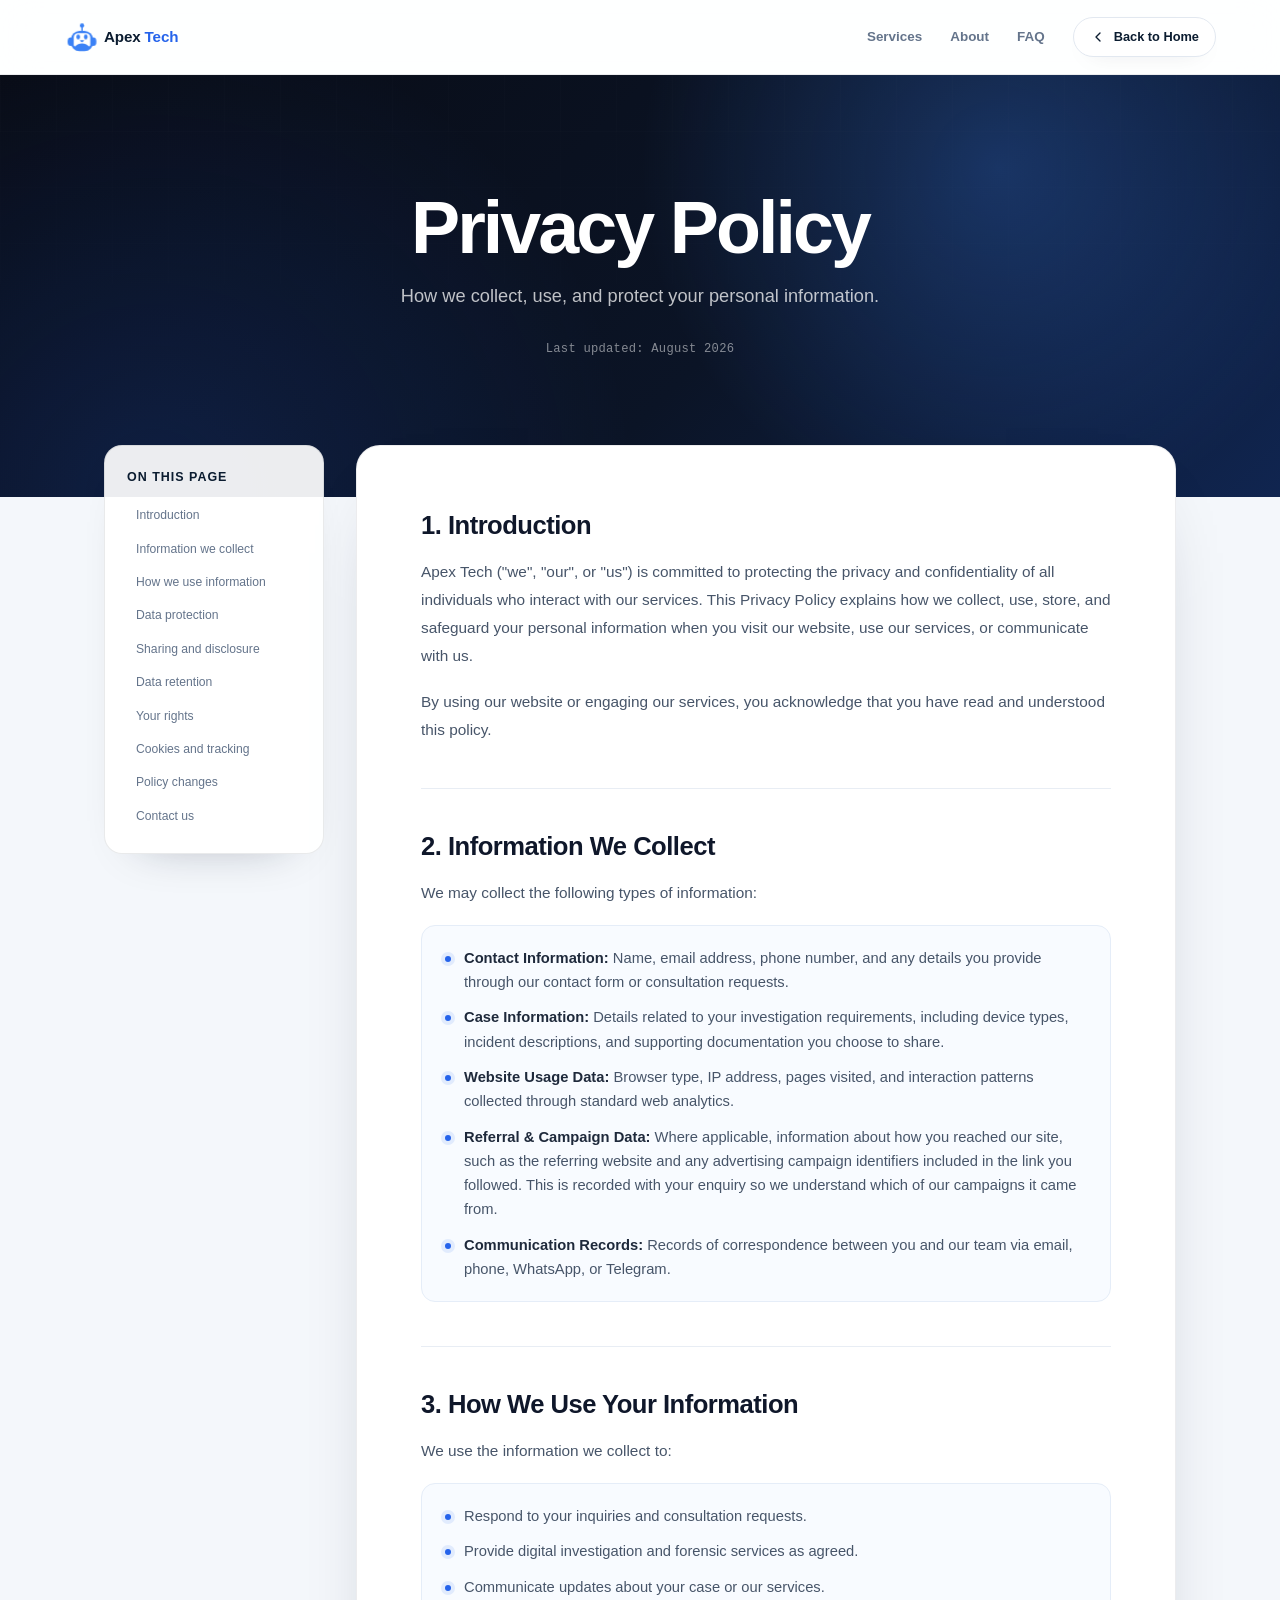
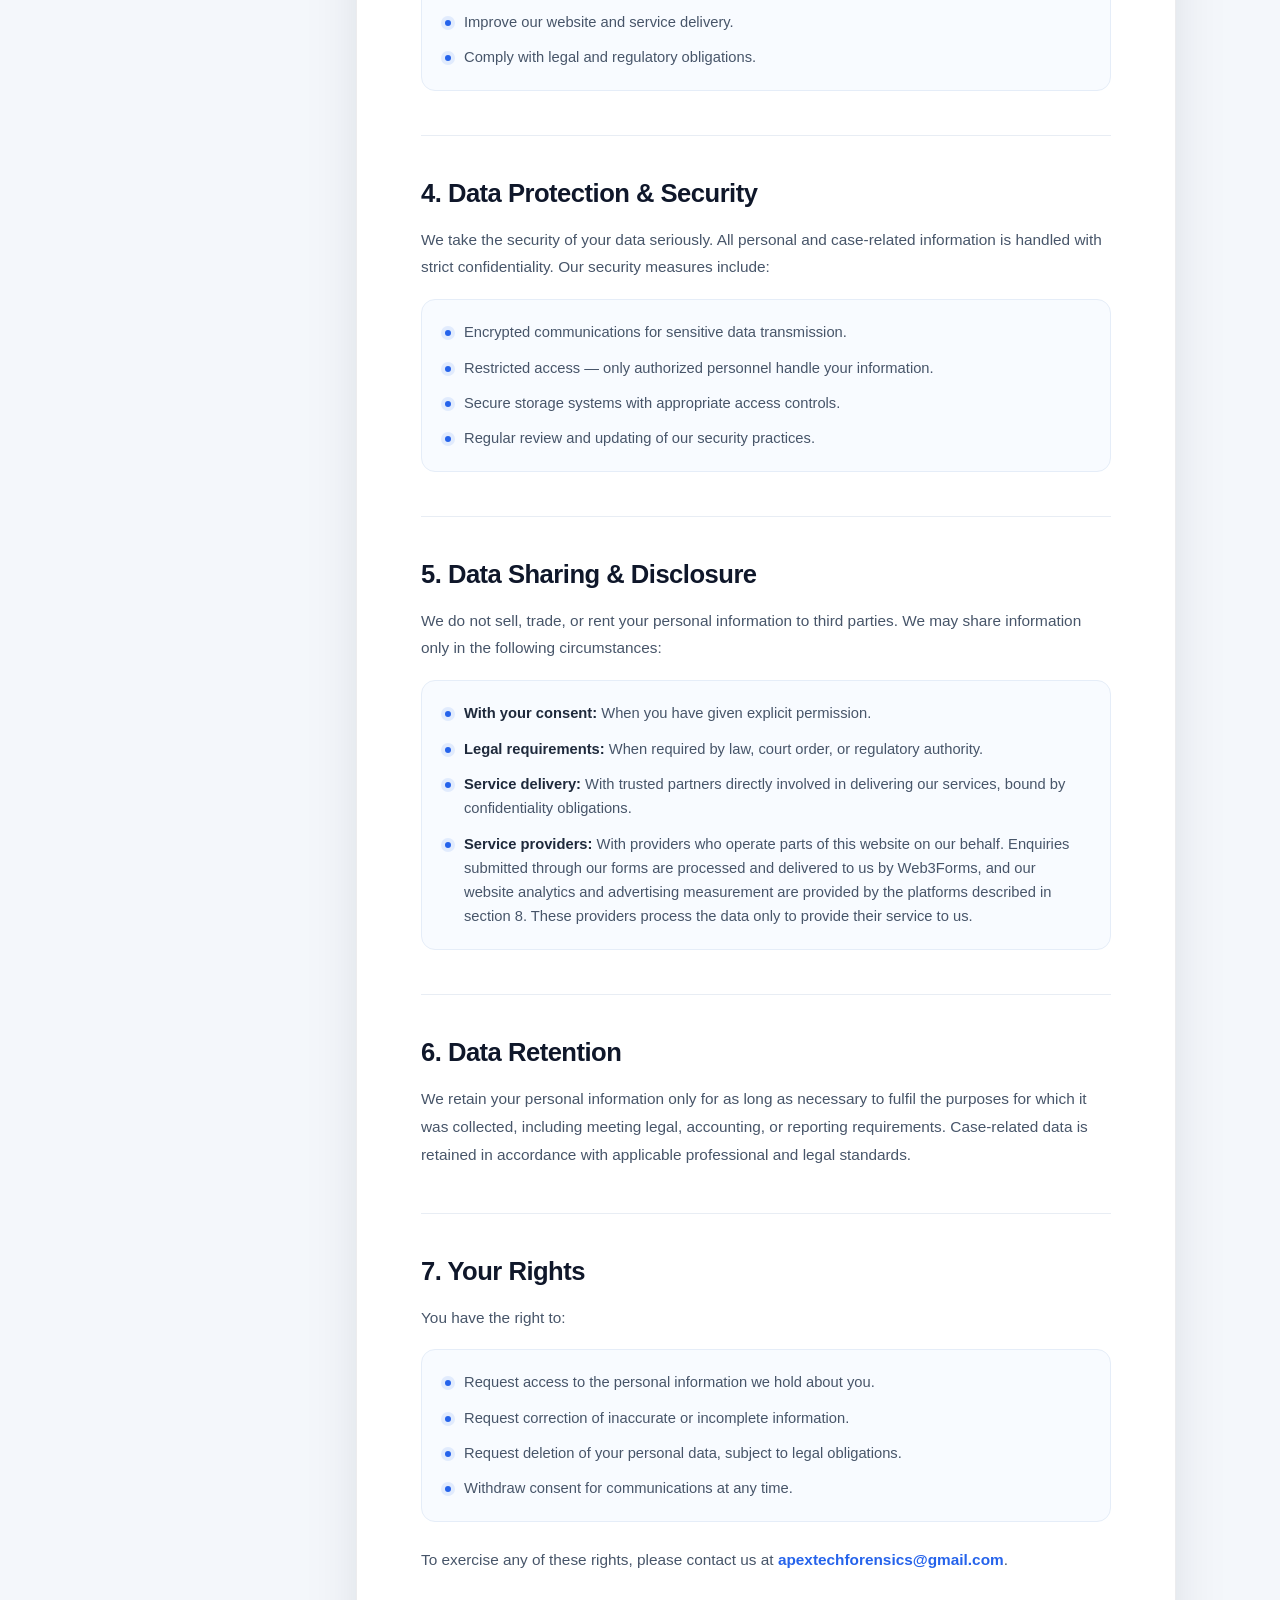
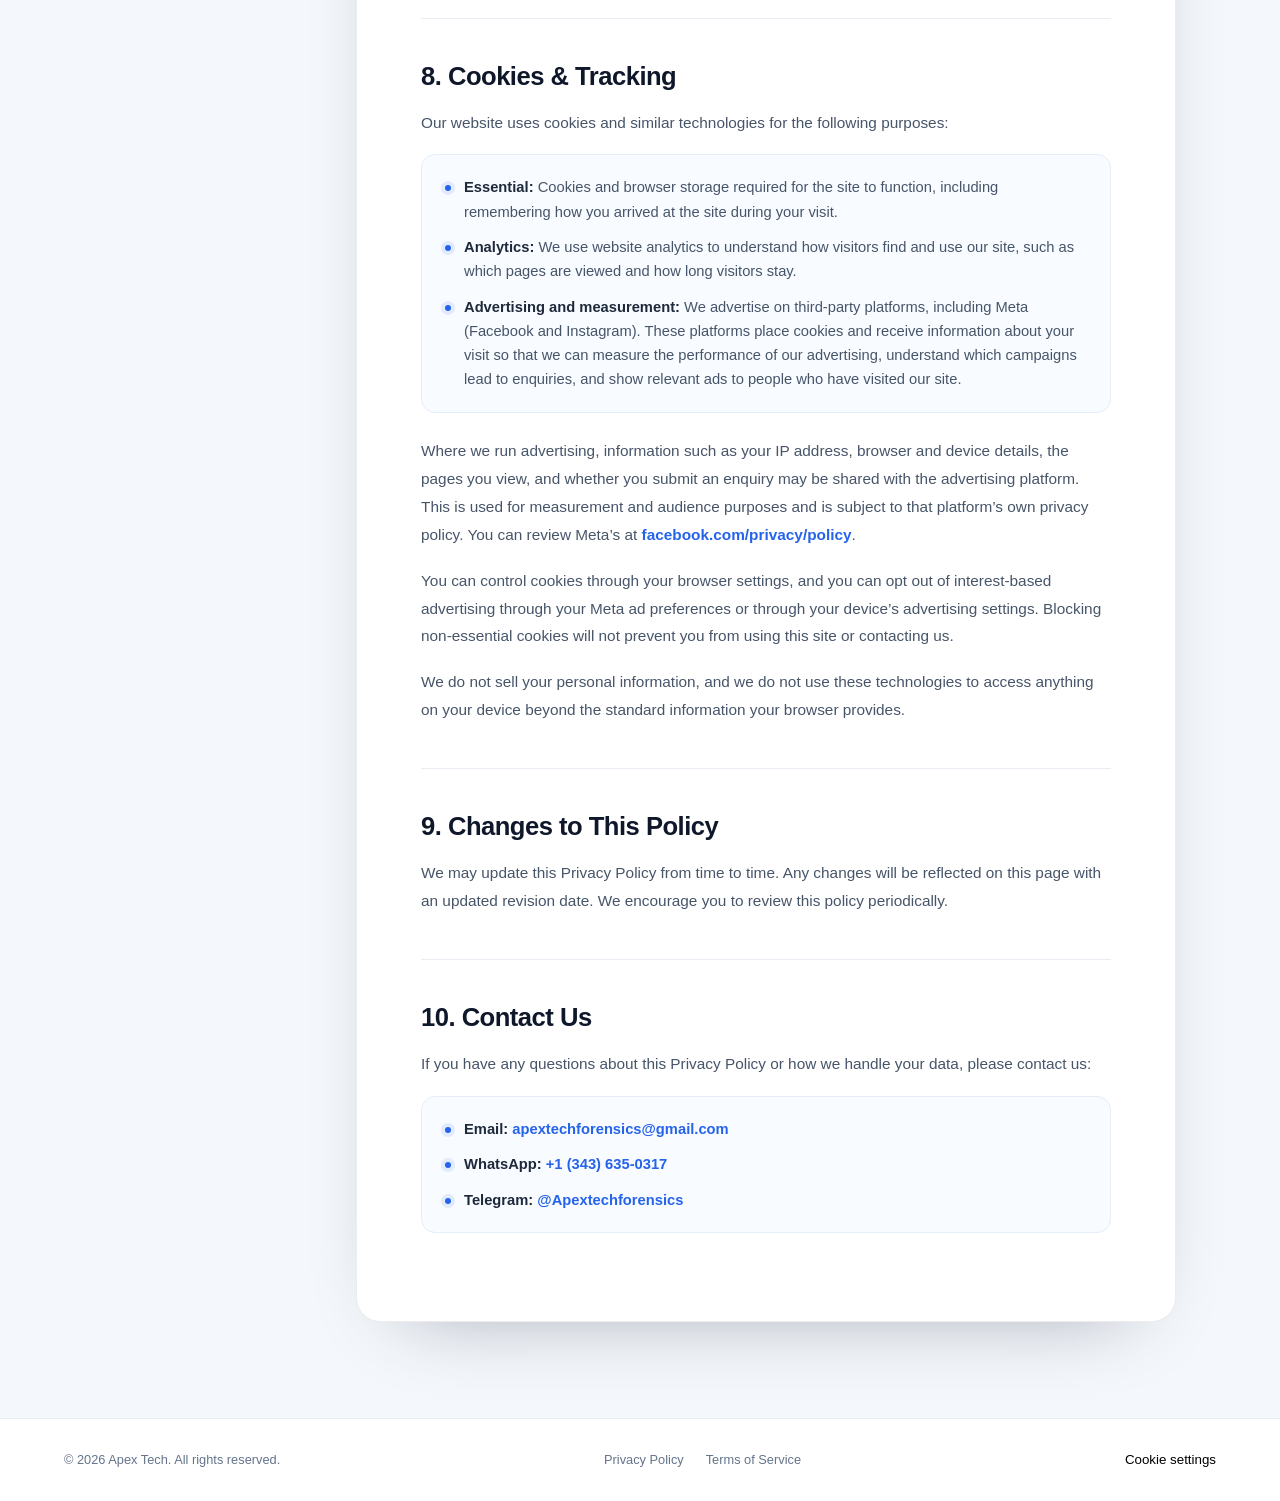
<file: public/privacy.html>
<!DOCTYPE html>
<html lang="en">

<head>
  <meta charset="UTF-8" />
  <meta name="viewport" content="width=device-width, initial-scale=1.0" />
  <title>Privacy Policy — Apex Tech</title>
  <meta name="description"
    content="Privacy Policy for Apex Tech Digital Investigation & Mobile Forensics. Learn how we collect, use, and protect your personal information." />

  <link rel="stylesheet" href="styles.css?v=20261013-legal" />
  <link rel="icon" type="image/svg+xml" href="favicon.svg">
  <!-- SEO Tags -->
  <meta name="keywords" content="privacy policy, digital investigation privacy, mobile forensics privacy, Apex Tech privacy">
  <meta name="author" content="Apex Tech">
  <meta name="theme-color" content="#080B14">
  <meta name="robots" content="index, follow">
  <link rel="canonical" href="https://apex-tech.onrender.com/privacy.html">
  
  <!-- Open Graph / Facebook -->
  <meta property="og:type" content="website">
  <meta property="og:url" content="https://apex-tech.onrender.com/privacy.html">
  <meta property="og:site_name" content="Apex Tech">
  <meta property="og:locale" content="en_US">
  <meta property="og:title" content="Privacy Policy — Apex Tech">
  <meta property="og:description" content="Privacy Policy for Apex Tech Digital Investigation &amp; Mobile Forensics. Learn how we collect, use, and protect your personal information.">
  <meta property="og:image" content="https://apex-tech.onrender.com/og-image.jpg">
  <meta property="og:image:type" content="image/jpeg">
  <meta property="og:image:width" content="1200">
  <meta property="og:image:height" content="630">
  <meta property="og:image:alt" content="Apex Tech — digital investigation and mobile forensics">
  
  <!-- Twitter -->
  <meta name="twitter:url" content="https://apex-tech.onrender.com/privacy.html">
  <meta name="twitter:card" content="summary_large_image">
  <meta name="twitter:title" content="Privacy Policy — Apex Tech">
  <meta name="twitter:description" content="Privacy Policy for Apex Tech Digital Investigation &amp; Mobile Forensics. Learn how we collect, use, and protect your personal information.">
  <meta name="twitter:image" content="https://apex-tech.onrender.com/og-image.jpg">
  <meta name="twitter:image:alt" content="Apex Tech — digital investigation and mobile forensics">
  <!-- ============================================================
       TRACKING CONFIG
       Paste the IDs here once Meta / Google approve the account.
       Nothing third-party loads until a visitor accepts cookies, and
       nothing loads at all while these are empty.
       ============================================================ -->
  <script>
    window.FT_CONFIG = {
      metaPixelId: '905768905512055', // Active Apex Tech Meta Pixel
      ga4Id: '',              // e.g. 'G-XXXXXXXXXX'
      turnstileSiteKey: '',   // Cloudflare Turnstile site key (spam filtering)
      minFormSeconds: 3,      // submissions faster than this are treated as bots
      privacyUrl: 'privacy.html'
    };
  </script>
  <script src="ft-tracking.js" defer></script>
</head>

<body class="legal-page">

  <a class="skip-link" href="#main">Skip to content</a>

  <!-- Header -->
  <header class="page-header">
    <div class="container header-inner">
      <a href="index.html" class="brand" aria-label="Apex Tech home">
        <span class="brand-mark" aria-hidden="true">
          <svg class="bot" viewBox="0 0 100 100" width="36" height="36" aria-hidden="true">
            <g class="bot-rise">
              <g class="bot-antenna">
                <circle class="bot-body" cx="50" cy="18" r="6" />
                <rect class="bot-body" x="48" y="21" width="4" height="14" rx="2" />
              </g>
              <rect class="bot-body" x="10" y="51" width="17" height="24" rx="12" />
              <rect class="bot-body" x="73" y="51" width="17" height="24" rx="12" />
              <rect class="bot-body" x="19" y="33" width="62" height="56" rx="24" />
              <path class="bot-face" d="M27 51C27 44 32 39 39 39H61C68 39 73 44 73 51V72C73 74 71.5 76 69 76C60 65 40 65 31 76C28.5 76 27 74 27 72Z" />
              <g class="bot-eyes">
                <ellipse class="bot-body" cx="39.5" cy="50" rx="5.2" ry="6.8" />
                <ellipse class="bot-body" cx="60.5" cy="50" rx="5.2" ry="6.8" />
              </g>
              <path class="bot-body" d="M44 59q6 11 12 0Z" />
            </g>
          </svg>
        </span>
        <span>Apex <span class="brand-accent">Tech</span></span>
      </a>
      <nav class="page-nav" aria-label="Primary">
        <a href="index.html#services">Services</a>
        <a href="index.html#about">About</a>
        <a href="index.html#faq">FAQ</a>
      </nav>
      <a href="index.html" class="back-link">
        <svg viewBox="0 0 24 24" fill="none" stroke="currentColor" stroke-width="2" stroke-linecap="round"
          stroke-linejoin="round">
          <path d="m15 18-6-6 6-6" />
        </svg>
        Back to Home
      </a>
    </div>
  </header>

  <main id="main" tabindex="-1">
  <!-- Hero -->
  <section class="policy-hero">
    <div class="container">
      <h1>Privacy Policy</h1>
      <p>How we collect, use, and protect your personal information.</p>
      <span class="mono">Last updated: August 2026</span>
    </div>
  </section>

  <!-- Content -->
  <div class="container policy-shell">
    <aside class="policy-toc" aria-label="Privacy policy contents">
      <p class="policy-toc-title">On this page</p>
      <nav>
        <a href="#introduction">Introduction</a>
        <a href="#information">Information we collect</a>
        <a href="#use">How we use information</a>
        <a href="#security">Data protection</a>
        <a href="#sharing">Sharing and disclosure</a>
        <a href="#retention">Data retention</a>
        <a href="#rights">Your rights</a>
        <a href="#cookies">Cookies and tracking</a>
        <a href="#changes">Policy changes</a>
        <a href="#privacy-contact">Contact us</a>
      </nav>
    </aside>

    <article class="policy-content">

    <h2 id="introduction">1. Introduction</h2>
    <p>Apex Tech ("we", "our", or "us") is committed to protecting the privacy and confidentiality of all individuals
      who interact with our services. This Privacy Policy explains how we collect, use, store, and safeguard your
      personal information when you visit our website, use our services, or communicate with us.</p>
    <p>By using our website or engaging our services, you acknowledge that you have read and understood this policy.</p>

    <h2 id="information">2. Information We Collect</h2>
    <p>We may collect the following types of information:</p>
    <ul>
      <li><strong>Contact Information:</strong> Name, email address, phone number, and any details you provide through
        our contact form or consultation requests.</li>
      <li><strong>Case Information:</strong> Details related to your investigation requirements, including device types,
        incident descriptions, and supporting documentation you choose to share.</li>
      <li><strong>Website Usage Data:</strong> Browser type, IP address, pages visited, and interaction patterns
        collected through standard web analytics.</li>
      <li><strong>Referral &amp; Campaign Data:</strong> Where applicable, information about how you reached our site,
        such as the referring website and any advertising campaign identifiers included in the link you followed. This
        is recorded with your enquiry so we understand which of our campaigns it came from.</li>
      <li><strong>Communication Records:</strong> Records of correspondence between you and our team via email, phone,
        WhatsApp, or Telegram.</li>
    </ul>

    <h2 id="use">3. How We Use Your Information</h2>
    <p>We use the information we collect to:</p>
    <ul>
      <li>Respond to your inquiries and consultation requests.</li>
      <li>Provide digital investigation and forensic services as agreed.</li>
      <li>Communicate updates about your case or our services.</li>
      <li>Improve our website and service delivery.</li>
      <li>Comply with legal and regulatory obligations.</li>
    </ul>

    <h2 id="security">4. Data Protection &amp; Security</h2>
    <p>We take the security of your data seriously. All personal and case-related information is handled with strict
      confidentiality. Our security measures include:</p>
    <ul>
      <li>Encrypted communications for sensitive data transmission.</li>
      <li>Restricted access — only authorized personnel handle your information.</li>
      <li>Secure storage systems with appropriate access controls.</li>
      <li>Regular review and updating of our security practices.</li>
    </ul>

    <h2 id="sharing">5. Data Sharing &amp; Disclosure</h2>
    <p>We do not sell, trade, or rent your personal information to third parties. We may share information only in the
      following circumstances:</p>
    <ul>
      <li><strong>With your consent:</strong> When you have given explicit permission.</li>
      <li><strong>Legal requirements:</strong> When required by law, court order, or regulatory authority.</li>
      <li><strong>Service delivery:</strong> With trusted partners directly involved in delivering our services, bound by
        confidentiality obligations.</li>
      <li><strong>Service providers:</strong> With providers who operate parts of this website on our behalf. Enquiries
        submitted through our forms are processed and delivered to us by Web3Forms, and our website analytics and
        advertising measurement are provided by the platforms described in section 8. These providers process the data
        only to provide their service to us.</li>
    </ul>

    <h2 id="retention">6. Data Retention</h2>
    <p>We retain your personal information only for as long as necessary to fulfil the purposes for which it was
      collected, including meeting legal, accounting, or reporting requirements. Case-related data is retained in
      accordance with applicable professional and legal standards.</p>

    <h2 id="rights">7. Your Rights</h2>
    <p>You have the right to:</p>
    <ul>
      <li>Request access to the personal information we hold about you.</li>
      <li>Request correction of inaccurate or incomplete information.</li>
      <li>Request deletion of your personal data, subject to legal obligations.</li>
      <li>Withdraw consent for communications at any time.</li>
    </ul>
    <p>To exercise any of these rights, please contact us at
      <a href="mailto:apextechforensics@gmail.com">apextechforensics@gmail.com</a>.
    </p>

    <h2 id="cookies">8. Cookies &amp; Tracking</h2>
    <p>Our website uses cookies and similar technologies for the following purposes:</p>
    <ul>
      <li><strong>Essential:</strong> Cookies and browser storage required for the site to function, including
        remembering how you arrived at the site during your visit.</li>
      <li><strong>Analytics:</strong> We use website analytics to understand how visitors find and use our site, such as
        which pages are viewed and how long visitors stay.</li>
      <li><strong>Advertising and measurement:</strong> We advertise on third-party platforms, including Meta (Facebook
        and Instagram). These platforms place cookies and receive information about your visit so that we can measure
        the performance of our advertising, understand which campaigns lead to enquiries, and show relevant ads to
        people who have visited our site.</li>
    </ul>
    <p>Where we run advertising, information such as your IP address, browser and device details, the pages you view,
      and whether you submit an enquiry may be shared with the advertising platform. This is used for measurement and
      audience purposes and is subject to that platform&rsquo;s own privacy policy. You can review Meta&rsquo;s at
      <a href="https://www.facebook.com/privacy/policy/" target="_blank"
        rel="noopener noreferrer">facebook.com/privacy/policy</a>.</p>
    <p>You can control cookies through your browser settings, and you can opt out of interest-based advertising through
      your Meta ad preferences or through your device&rsquo;s advertising settings. Blocking non-essential cookies will
      not prevent you from using this site or contacting us.</p>
    <p>We do not sell your personal information, and we do not use these technologies to access anything on your device
      beyond the standard information your browser provides.</p>

    <h2 id="changes">9. Changes to This Policy</h2>
    <p>We may update this Privacy Policy from time to time. Any changes will be reflected on this page with an updated
      revision date. We encourage you to review this policy periodically.</p>

    <h2 id="privacy-contact">10. Contact Us</h2>
    <p>If you have any questions about this Privacy Policy or how we handle your data, please contact us:</p>
    <ul>
      <li><strong>Email:</strong> <a href="mailto:apextechforensics@gmail.com">apextechforensics@gmail.com</a>
      </li>
      <li><strong>WhatsApp:</strong> <a href="https://wa.me/13436350317" target="_blank"
          rel="noopener noreferrer">+1 (343) 635-0317</a></li>
      <li><strong>Telegram:</strong> <a href="https://t.me/Apextechforensics" target="_blank"
          rel="noopener noreferrer">@Apextechforensics</a></li>
    </ul>

    </article>
  </div>
  </main>

  <!-- Footer -->
  <footer class="page-footer">
    <div class="container footer-inner">
      <span>&copy; <span class="year">2026</span> Apex Tech. All rights reserved.</span>
      <div class="footer-links">
        <a href="privacy.html">Privacy Policy</a>
        <a href="terms.html">Terms of Service</a>
      </div>
    </div>
  </footer>

  <script>
    document.querySelectorAll('.year').forEach(function (el) {
      el.textContent = new Date().getFullYear();
    });
  </script>
  <!-- Start of Tawk.to Script -->
  <script type="text/javascript">
    var Tawk_API = Tawk_API || {}, Tawk_LoadStart = new Date();
    Tawk_API.onLoad = function () {
      Tawk_API.showWidget();
    };
    (function () {
      var s1 = document.createElement("script"), s0 = document.getElementsByTagName("script")[0];
      s1.async = true;
      s1.src = 'https://embed.tawk.to/6acce06cc519d834c73a0d31/default';
      s1.charset = 'UTF-8';
      s1.setAttribute('crossorigin', '*');
      s0.parentNode.insertBefore(s1, s0);
    })();
  </script>
  <!-- End of Tawk.to Script -->
</body>

</html>
</file>
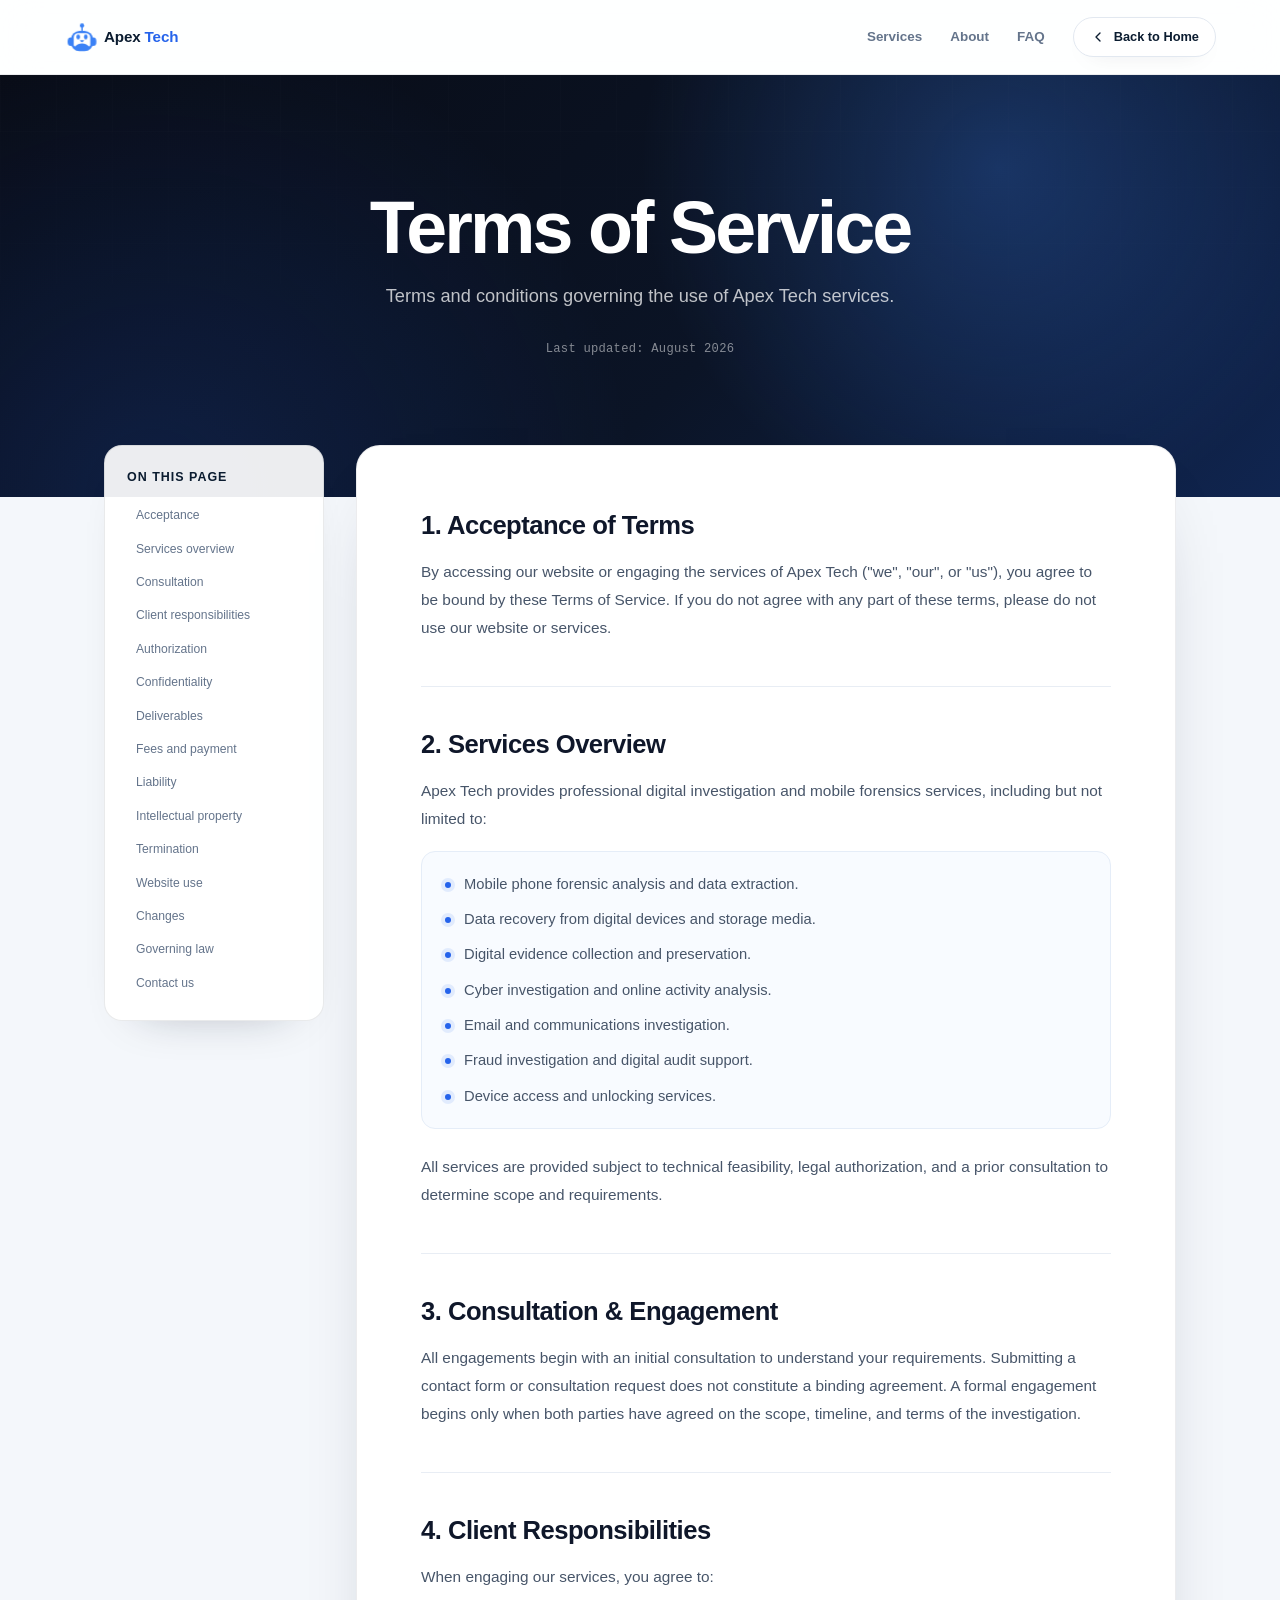
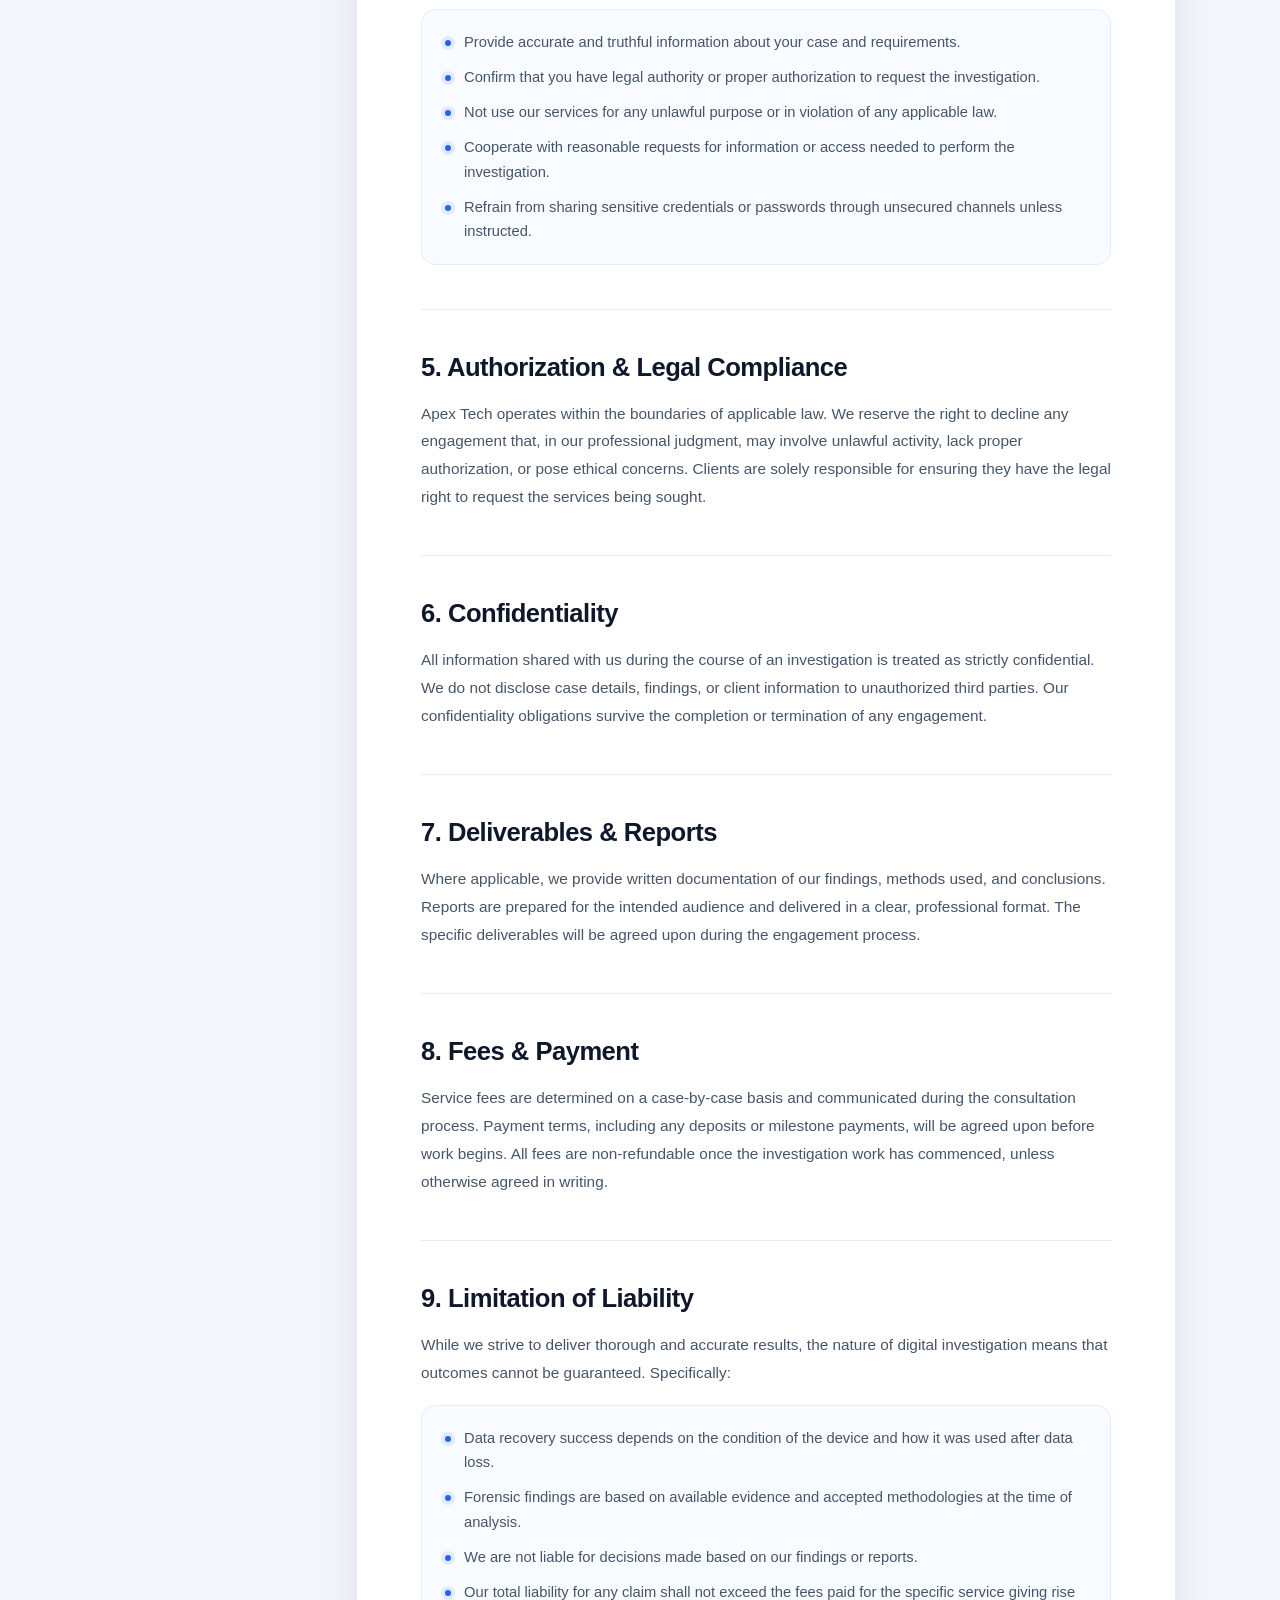
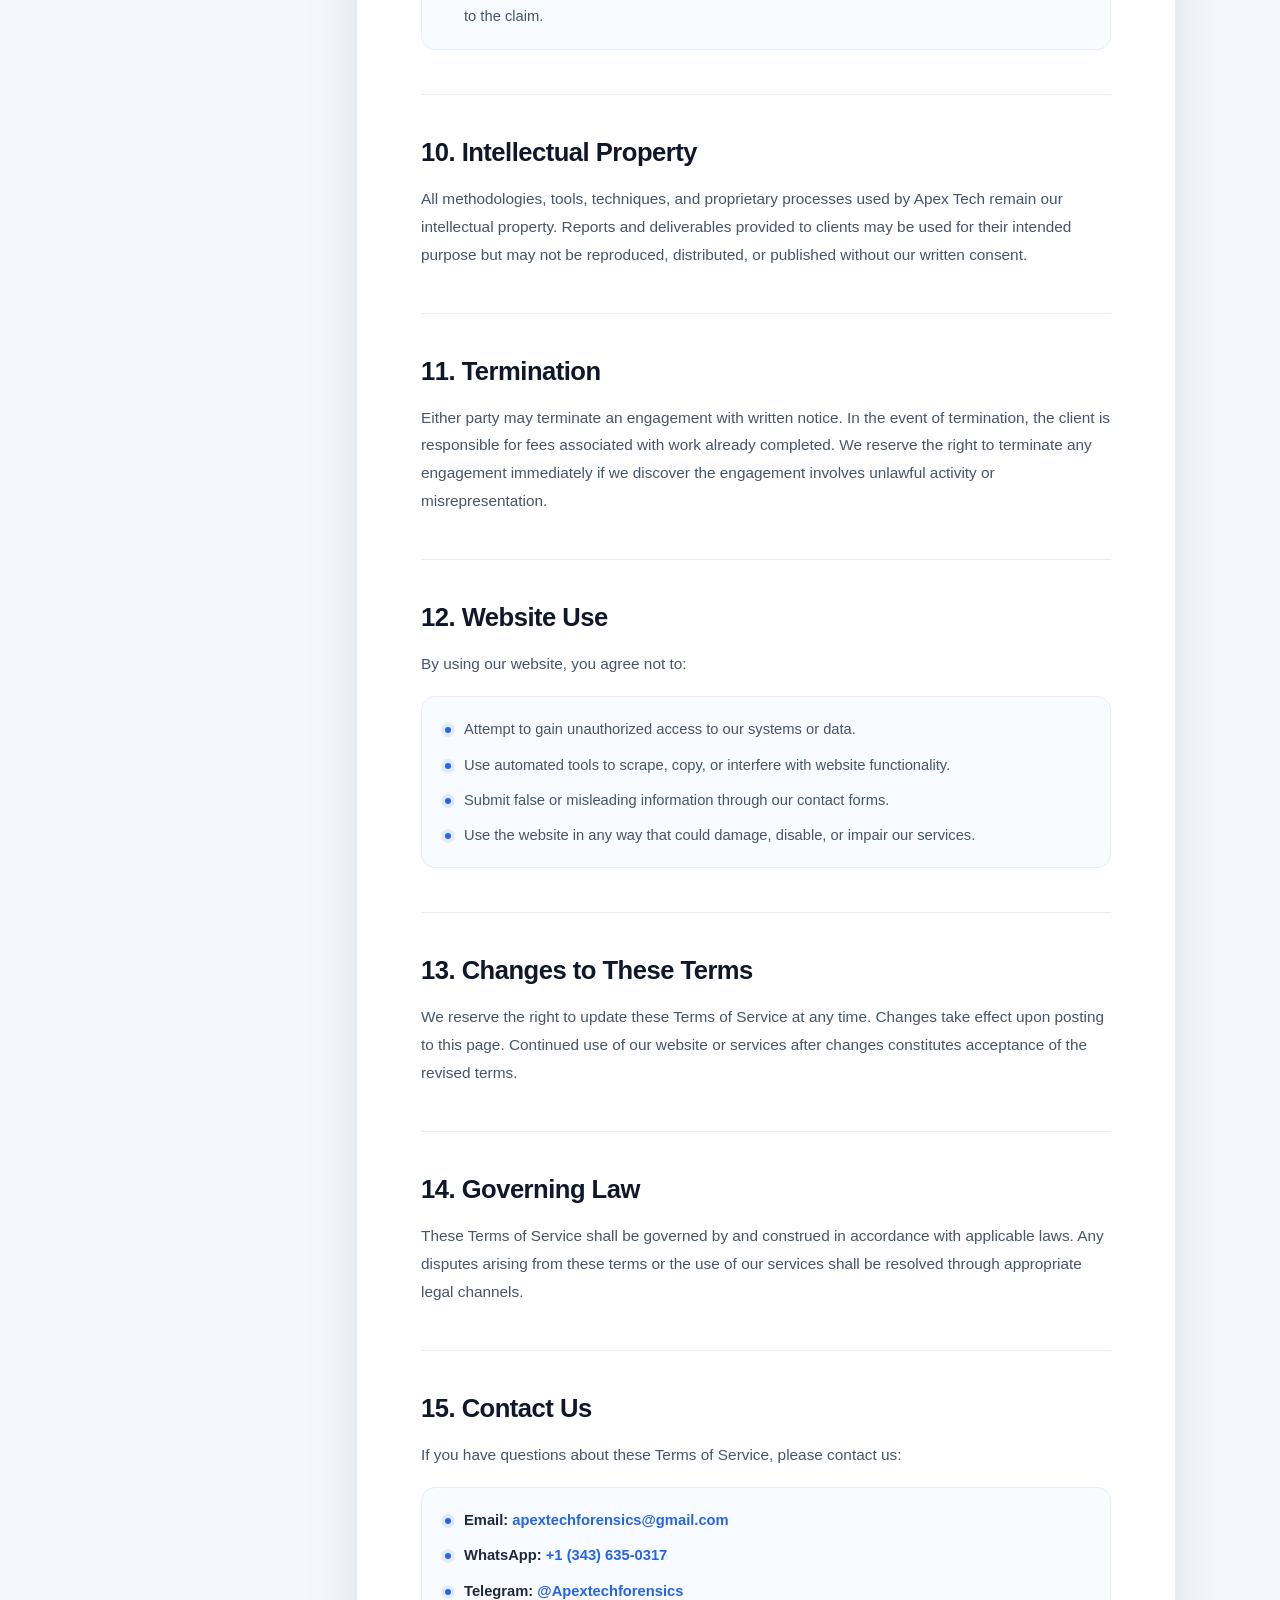
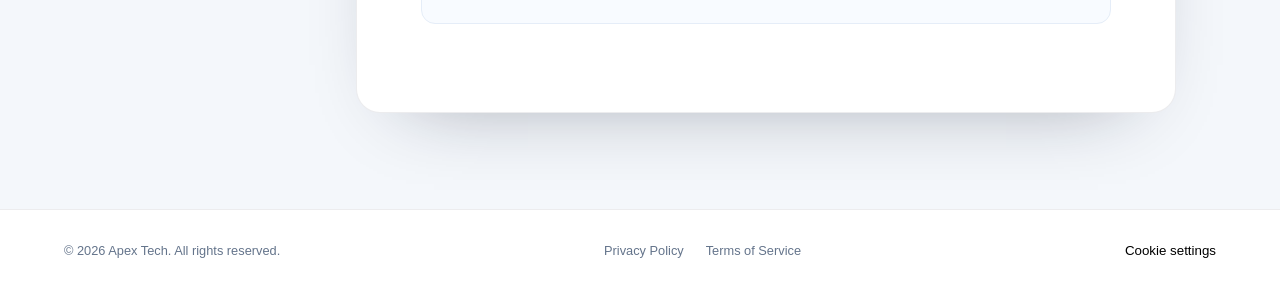
<file: public/terms.html>
<!DOCTYPE html>
<html lang="en">

<head>
  <meta charset="UTF-8" />
  <meta name="viewport" content="width=device-width, initial-scale=1.0" />
  <title>Terms of Service — Apex Tech</title>
  <meta name="description"
    content="Terms of Service for Apex Tech Digital Investigation & Mobile Forensics. Understand the terms governing the use of our services." />

  <link rel="stylesheet" href="styles.css?v=20261013-legal" />
  <link rel="icon" type="image/svg+xml" href="favicon.svg">
  <!-- SEO Tags -->
  <meta name="keywords" content="terms of service, Apex Tech terms, digital investigation terms, mobile forensics terms">
  <meta name="author" content="Apex Tech">
  <meta name="theme-color" content="#080B14">
  <meta name="robots" content="index, follow">
  <link rel="canonical" href="https://apex-tech.onrender.com/terms.html">
  
  <!-- Open Graph / Facebook -->
  <meta property="og:type" content="website">
  <meta property="og:url" content="https://apex-tech.onrender.com/terms.html">
  <meta property="og:site_name" content="Apex Tech">
  <meta property="og:locale" content="en_US">
  <meta property="og:title" content="Terms of Service — Apex Tech">
  <meta property="og:description" content="Terms of Service for Apex Tech Digital Investigation &amp; Mobile Forensics. Understand the terms governing the use of our services.">
  <meta property="og:image" content="https://apex-tech.onrender.com/og-image.jpg">
  <meta property="og:image:type" content="image/jpeg">
  <meta property="og:image:width" content="1200">
  <meta property="og:image:height" content="630">
  <meta property="og:image:alt" content="Apex Tech — digital investigation and mobile forensics">
  
  <!-- Twitter -->
  <meta name="twitter:url" content="https://apex-tech.onrender.com/terms.html">
  <meta name="twitter:card" content="summary_large_image">
  <meta name="twitter:title" content="Terms of Service — Apex Tech">
  <meta name="twitter:description" content="Terms of Service for Apex Tech Digital Investigation &amp; Mobile Forensics. Understand the terms governing the use of our services.">
  <meta name="twitter:image" content="https://apex-tech.onrender.com/og-image.jpg">
  <meta name="twitter:image:alt" content="Apex Tech — digital investigation and mobile forensics">
  <!-- ============================================================
       TRACKING CONFIG
       Paste the IDs here once Meta / Google approve the account.
       Nothing third-party loads until a visitor accepts cookies, and
       nothing loads at all while these are empty.
       ============================================================ -->
  <script>
    window.FT_CONFIG = {
      metaPixelId: '905768905512055', // Active Apex Tech Meta Pixel
      ga4Id: '',              // e.g. 'G-XXXXXXXXXX'
      turnstileSiteKey: '',   // Cloudflare Turnstile site key (spam filtering)
      minFormSeconds: 3,      // submissions faster than this are treated as bots
      privacyUrl: 'privacy.html'
    };
  </script>
  <script src="ft-tracking.js" defer></script>
</head>

<body class="legal-page">

  <a class="skip-link" href="#main">Skip to content</a>

  <!-- Header -->
  <header class="page-header">
    <div class="container header-inner">
      <a href="index.html" class="brand" aria-label="Apex Tech home">
        <span class="brand-mark" aria-hidden="true">
          <svg class="bot" viewBox="0 0 100 100" width="36" height="36" aria-hidden="true">
            <g class="bot-rise">
              <g class="bot-antenna">
                <circle class="bot-body" cx="50" cy="18" r="6" />
                <rect class="bot-body" x="48" y="21" width="4" height="14" rx="2" />
              </g>
              <rect class="bot-body" x="10" y="51" width="17" height="24" rx="12" />
              <rect class="bot-body" x="73" y="51" width="17" height="24" rx="12" />
              <rect class="bot-body" x="19" y="33" width="62" height="56" rx="24" />
              <path class="bot-face" d="M27 51C27 44 32 39 39 39H61C68 39 73 44 73 51V72C73 74 71.5 76 69 76C60 65 40 65 31 76C28.5 76 27 74 27 72Z" />
              <g class="bot-eyes">
                <ellipse class="bot-body" cx="39.5" cy="50" rx="5.2" ry="6.8" />
                <ellipse class="bot-body" cx="60.5" cy="50" rx="5.2" ry="6.8" />
              </g>
              <path class="bot-body" d="M44 59q6 11 12 0Z" />
            </g>
          </svg>
        </span>
        <span>Apex <span class="brand-accent">Tech</span></span>
      </a>
      <nav class="page-nav" aria-label="Primary">
        <a href="index.html#services">Services</a>
        <a href="index.html#about">About</a>
        <a href="index.html#faq">FAQ</a>
      </nav>
      <a href="index.html" class="back-link">
        <svg viewBox="0 0 24 24" fill="none" stroke="currentColor" stroke-width="2" stroke-linecap="round"
          stroke-linejoin="round">
          <path d="m15 18-6-6 6-6" />
        </svg>
        Back to Home
      </a>
    </div>
  </header>

  <main id="main" tabindex="-1">
  <!-- Hero -->
  <section class="policy-hero">
    <div class="container">
      <h1>Terms of Service</h1>
      <p>Terms and conditions governing the use of Apex Tech services.</p>
      <span class="mono">Last updated: August 2026</span>
    </div>
  </section>

  <!-- Content -->
  <div class="container policy-shell">
    <aside class="policy-toc" aria-label="Terms of service contents">
      <p class="policy-toc-title">On this page</p>
      <nav>
        <a href="#acceptance">Acceptance</a>
        <a href="#service-overview">Services overview</a>
        <a href="#engagement">Consultation</a>
        <a href="#responsibilities">Client responsibilities</a>
        <a href="#authorization">Authorization</a>
        <a href="#confidentiality">Confidentiality</a>
        <a href="#deliverables">Deliverables</a>
        <a href="#fees">Fees and payment</a>
        <a href="#liability">Liability</a>
        <a href="#intellectual-property">Intellectual property</a>
        <a href="#termination">Termination</a>
        <a href="#website-use">Website use</a>
        <a href="#term-changes">Changes</a>
        <a href="#governing-law">Governing law</a>
        <a href="#terms-contact">Contact us</a>
      </nav>
    </aside>

    <article class="policy-content">

    <h2 id="acceptance">1. Acceptance of Terms</h2>
    <p>By accessing our website or engaging the services of Apex Tech ("we", "our", or "us"), you agree to be bound
      by these Terms of Service. If you do not agree with any part of these terms, please do not use our website or
      services.</p>

    <h2 id="service-overview">2. Services Overview</h2>
    <p>Apex Tech provides professional digital investigation and mobile forensics services, including but not limited
      to:</p>
    <ul>
      <li>Mobile phone forensic analysis and data extraction.</li>
      <li>Data recovery from digital devices and storage media.</li>
      <li>Digital evidence collection and preservation.</li>
      <li>Cyber investigation and online activity analysis.</li>
      <li>Email and communications investigation.</li>
      <li>Fraud investigation and digital audit support.</li>
      <li>Device access and unlocking services.</li>
    </ul>
    <p>All services are provided subject to technical feasibility, legal authorization, and a prior consultation to
      determine scope and requirements.</p>

    <h2 id="engagement">3. Consultation &amp; Engagement</h2>
    <p>All engagements begin with an initial consultation to understand your requirements. Submitting a contact form or
      consultation request does not constitute a binding agreement. A formal engagement begins only when both parties
      have agreed on the scope, timeline, and terms of the investigation.</p>

    <h2 id="responsibilities">4. Client Responsibilities</h2>
    <p>When engaging our services, you agree to:</p>
    <ul>
      <li>Provide accurate and truthful information about your case and requirements.</li>
      <li>Confirm that you have legal authority or proper authorization to request the investigation.</li>
      <li>Not use our services for any unlawful purpose or in violation of any applicable law.</li>
      <li>Cooperate with reasonable requests for information or access needed to perform the investigation.</li>
      <li>Refrain from sharing sensitive credentials or passwords through unsecured channels unless instructed.</li>
    </ul>

    <h2 id="authorization">5. Authorization &amp; Legal Compliance</h2>
    <p>Apex Tech operates within the boundaries of applicable law. We reserve the right to decline any engagement
      that, in our professional judgment, may involve unlawful activity, lack proper authorization, or pose ethical
      concerns. Clients are solely responsible for ensuring they have the legal right to request the services being
      sought.</p>

    <h2 id="confidentiality">6. Confidentiality</h2>
    <p>All information shared with us during the course of an investigation is treated as strictly confidential. We do
      not disclose case details, findings, or client information to unauthorized third parties. Our confidentiality
      obligations survive the completion or termination of any engagement.</p>

    <h2 id="deliverables">7. Deliverables &amp; Reports</h2>
    <p>Where applicable, we provide written documentation of our findings, methods used, and conclusions. Reports are
      prepared for the intended audience and delivered in a clear, professional format. The specific deliverables will
      be agreed upon during the engagement process.</p>

    <h2 id="fees">8. Fees &amp; Payment</h2>
    <p>Service fees are determined on a case-by-case basis and communicated during the consultation process. Payment
      terms, including any deposits or milestone payments, will be agreed upon before work begins. All fees are
      non-refundable once the investigation work has commenced, unless otherwise agreed in writing.</p>

    <h2 id="liability">9. Limitation of Liability</h2>
    <p>While we strive to deliver thorough and accurate results, the nature of digital investigation means that outcomes
      cannot be guaranteed. Specifically:</p>
    <ul>
      <li>Data recovery success depends on the condition of the device and how it was used after data loss.</li>
      <li>Forensic findings are based on available evidence and accepted methodologies at the time of analysis.</li>
      <li>We are not liable for decisions made based on our findings or reports.</li>
      <li>Our total liability for any claim shall not exceed the fees paid for the specific service giving rise to the
        claim.</li>
    </ul>

    <h2 id="intellectual-property">10. Intellectual Property</h2>
    <p>All methodologies, tools, techniques, and proprietary processes used by Apex Tech remain our intellectual
      property. Reports and deliverables provided to clients may be used for their intended purpose but may not be
      reproduced, distributed, or published without our written consent.</p>

    <h2 id="termination">11. Termination</h2>
    <p>Either party may terminate an engagement with written notice. In the event of termination, the client is
      responsible for fees associated with work already completed. We reserve the right to terminate any engagement
      immediately if we discover the engagement involves unlawful activity or misrepresentation.</p>

    <h2 id="website-use">12. Website Use</h2>
    <p>By using our website, you agree not to:</p>
    <ul>
      <li>Attempt to gain unauthorized access to our systems or data.</li>
      <li>Use automated tools to scrape, copy, or interfere with website functionality.</li>
      <li>Submit false or misleading information through our contact forms.</li>
      <li>Use the website in any way that could damage, disable, or impair our services.</li>
    </ul>

    <h2 id="term-changes">13. Changes to These Terms</h2>
    <p>We reserve the right to update these Terms of Service at any time. Changes take effect upon posting to this page.
      Continued use of our website or services after changes constitutes acceptance of the revised terms.</p>

    <h2 id="governing-law">14. Governing Law</h2>
    <p>These Terms of Service shall be governed by and construed in accordance with applicable laws. Any disputes arising
      from these terms or the use of our services shall be resolved through appropriate legal channels.</p>

    <h2 id="terms-contact">15. Contact Us</h2>
    <p>If you have questions about these Terms of Service, please contact us:</p>
    <ul>
      <li><strong>Email:</strong> <a href="mailto:apextechforensics@gmail.com">apextechforensics@gmail.com</a>
      </li>
      <li><strong>WhatsApp:</strong> <a href="https://wa.me/13436350317" target="_blank"
          rel="noopener noreferrer">+1 (343) 635-0317</a></li>
      <li><strong>Telegram:</strong> <a href="https://t.me/Apextechforensics" target="_blank"
          rel="noopener noreferrer">@Apextechforensics</a></li>
    </ul>

    </article>
  </div>
  </main>

  <!-- Footer -->
  <footer class="page-footer">
    <div class="container footer-inner">
      <span>&copy; <span class="year">2026</span> Apex Tech. All rights reserved.</span>
      <div class="footer-links">
        <a href="privacy.html">Privacy Policy</a>
        <a href="terms.html">Terms of Service</a>
      </div>
    </div>
  </footer>

  <script>
    document.querySelectorAll('.year').forEach(function (el) {
      el.textContent = new Date().getFullYear();
    });
  </script>
  <!-- Start of Tawk.to Script -->
  <script type="text/javascript">
    var Tawk_API = Tawk_API || {}, Tawk_LoadStart = new Date();
    Tawk_API.onLoad = function () {
      Tawk_API.showWidget();
    };
    (function () {
      var s1 = document.createElement("script"), s0 = document.getElementsByTagName("script")[0];
      s1.async = true;
      s1.src = 'https://embed.tawk.to/6acce06cc519d834c73a0d31/default';
      s1.charset = 'UTF-8';
      s1.setAttribute('crossorigin', '*');
      s0.parentNode.insertBefore(s1, s0);
    })();
  </script>
  <!-- End of Tawk.to Script -->
</body>

</html>
</file>
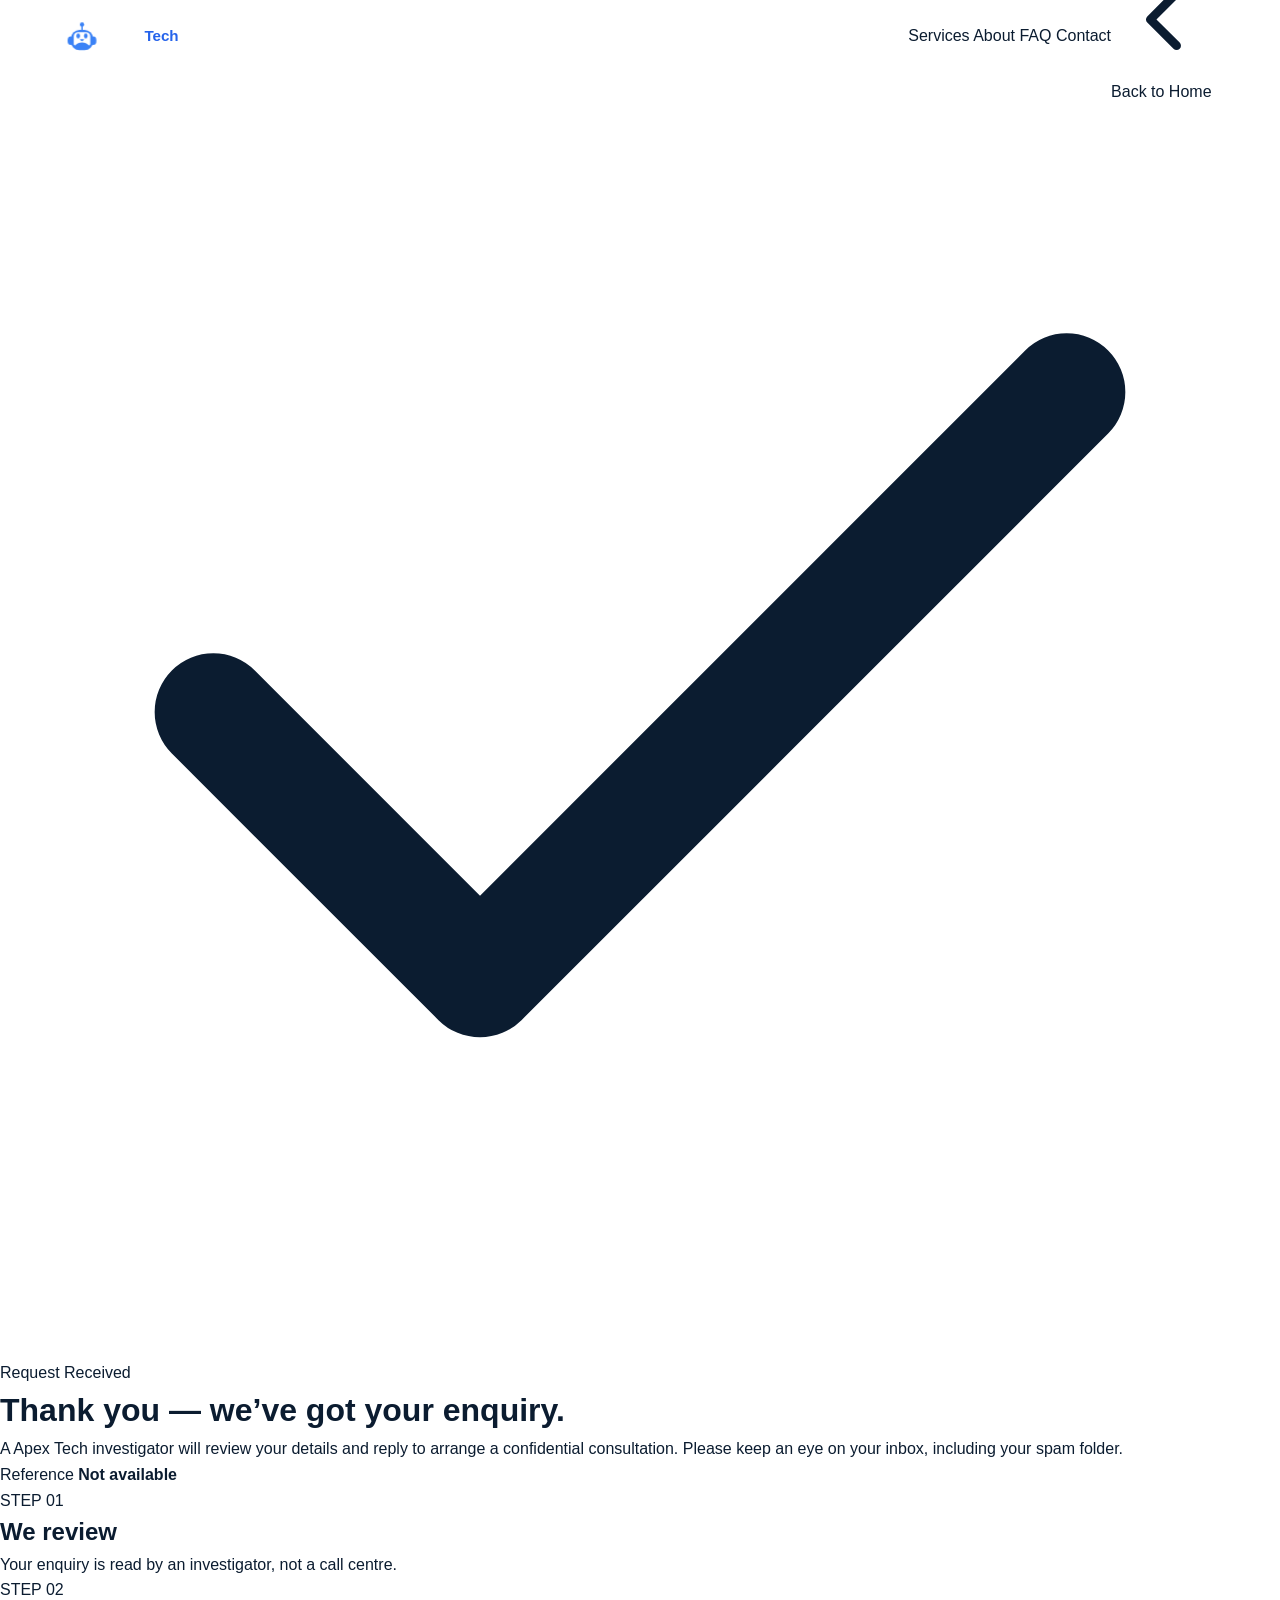
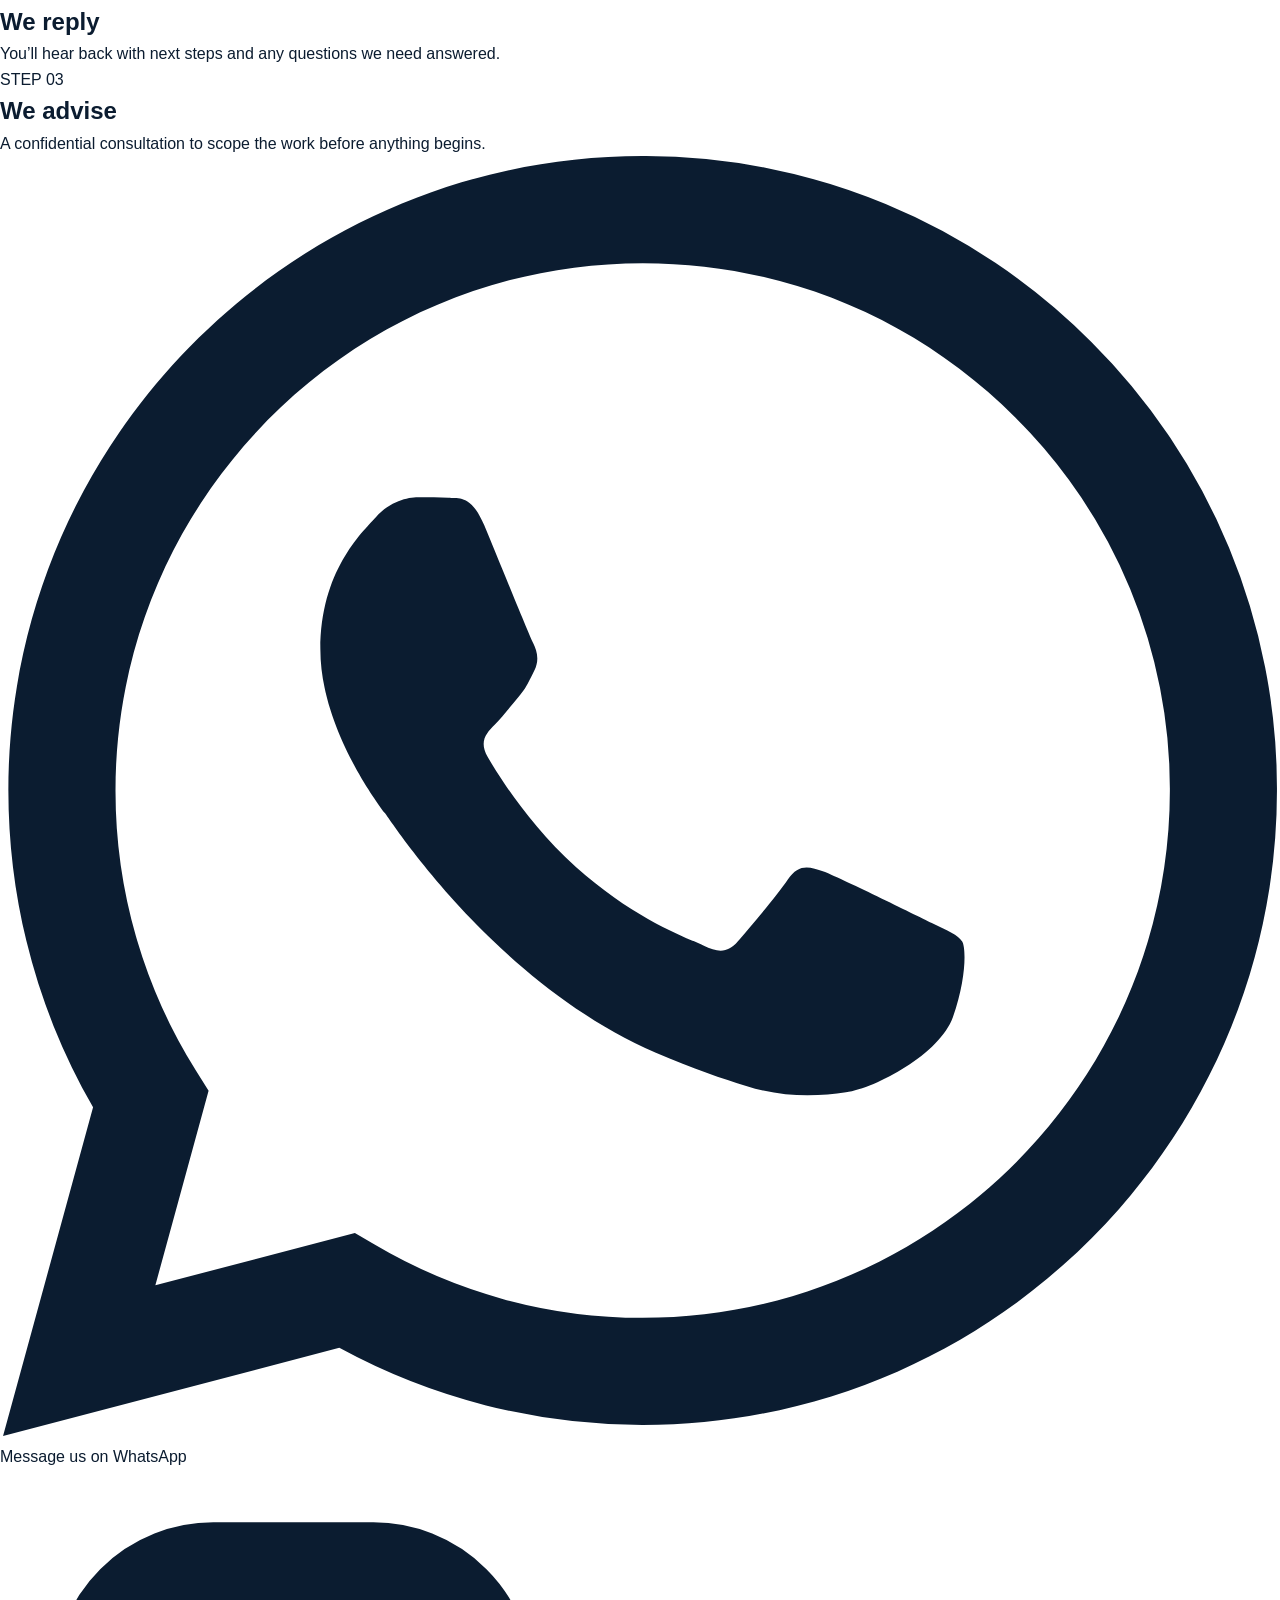
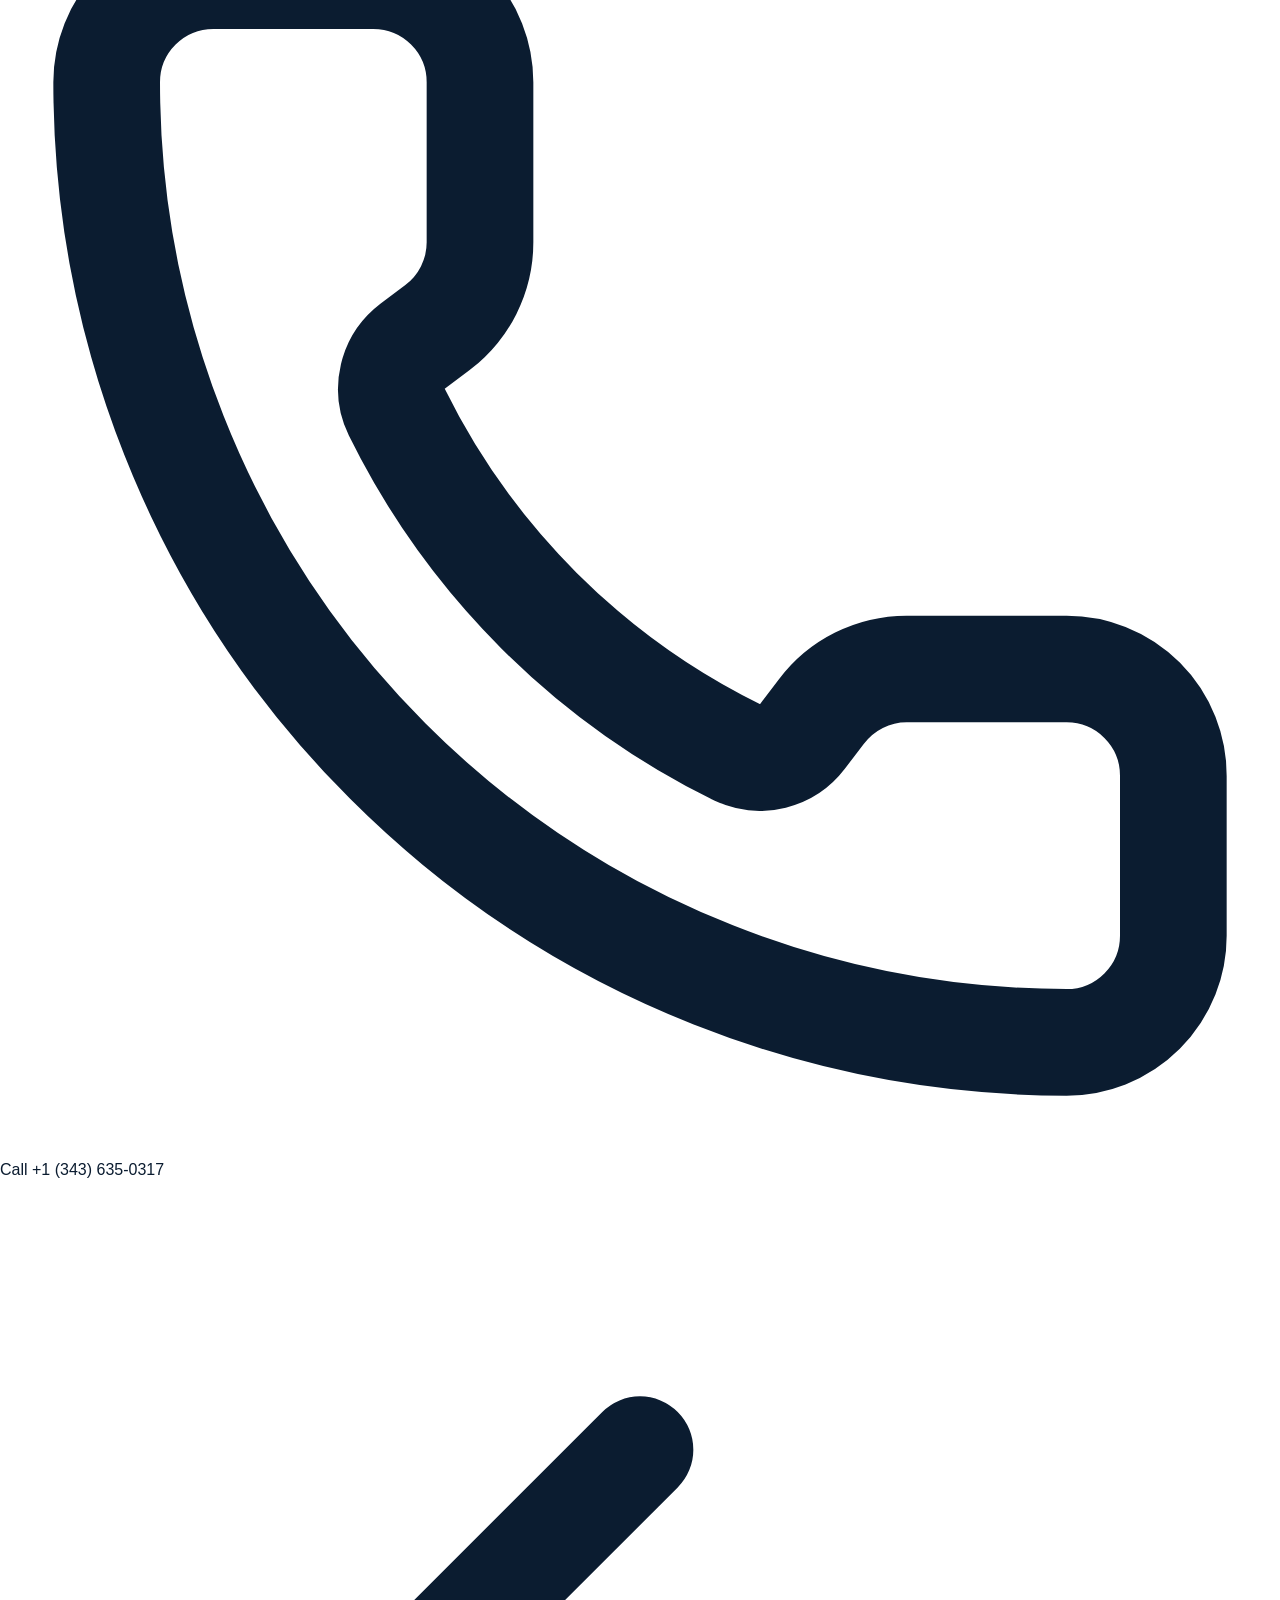
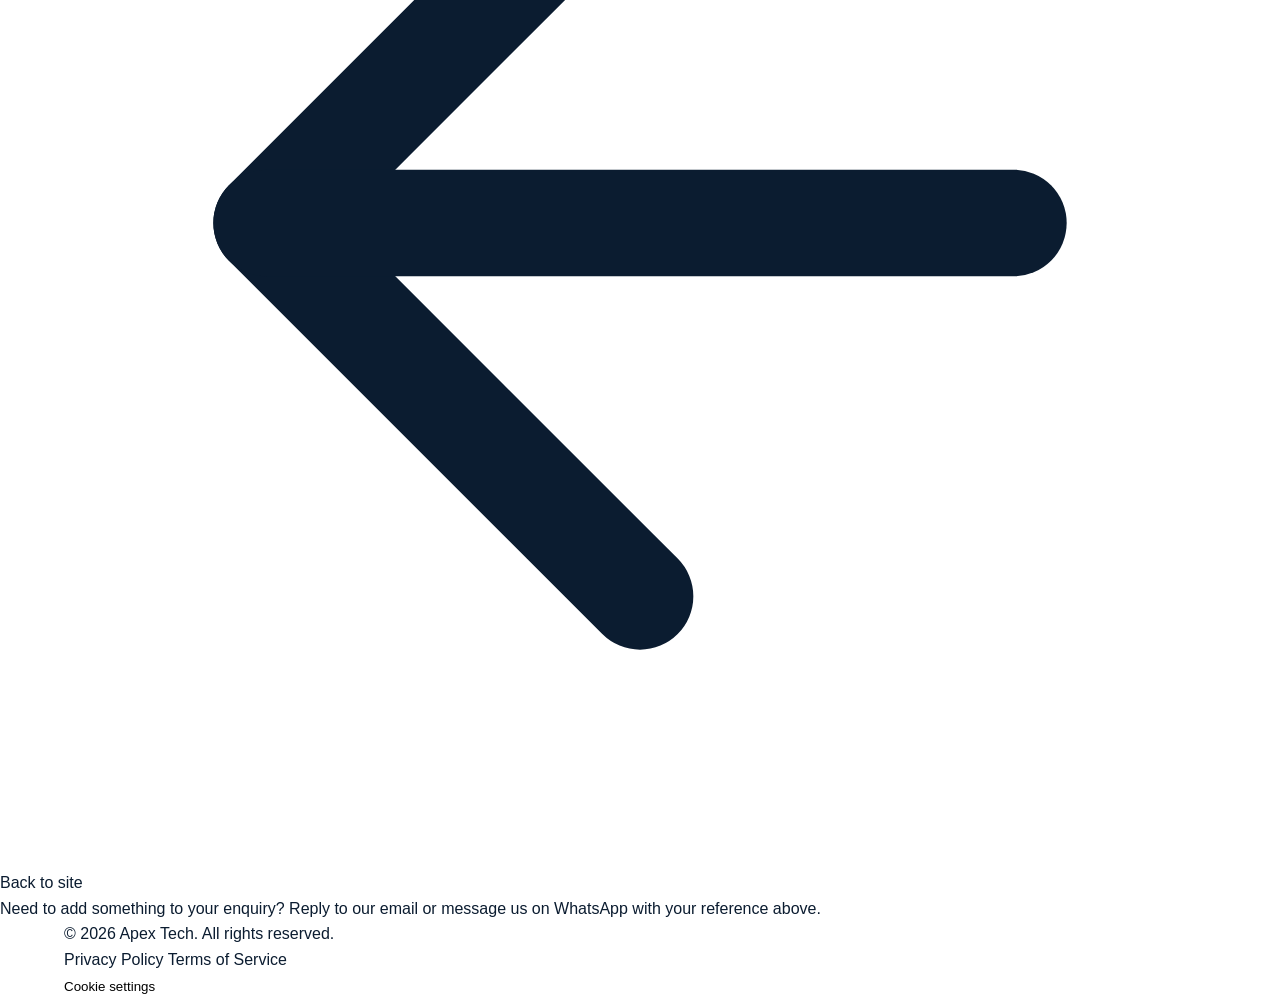
<file: public/thank-you.html>
<!DOCTYPE html>
<html lang="en">

<head>
  <meta charset="UTF-8" />
  <meta name="viewport" content="width=device-width, initial-scale=1.0" />
  <title>Request Received — Apex Tech</title>
  <meta name="description" content="Your enquiry has been received. A Apex Tech investigator will be in touch shortly." />

  <link rel="stylesheet" href="styles.css" />
  <link rel="icon" type="image/svg+xml" href="favicon.svg">
  <!-- SEO Tags -->
  <meta name="theme-color" content="#080B14">
  <meta name="robots" content="noindex, nofollow">
  
  <!-- Open Graph / Facebook -->
  <meta property="og:type" content="website">
  <meta property="og:site_name" content="Apex Tech">
  <meta property="og:locale" content="en_US">
  <meta property="og:title" content="Request Received — Apex Tech">
  <meta property="og:description" content="Your enquiry has been received. A Apex Tech investigator will be in touch shortly.">
  <meta property="og:image" content="https://apex-tech.onrender.com/og-image.jpg">
  <meta property="og:image:type" content="image/jpeg">
  <meta property="og:image:width" content="1200">
  <meta property="og:image:height" content="630">
  <meta property="og:image:alt" content="Apex Tech — digital investigation and mobile forensics">
  
  <!-- Twitter -->
  <meta name="twitter:card" content="summary_large_image">
  <meta name="twitter:title" content="Request Received — Apex Tech">
  <meta name="twitter:description" content="Your enquiry has been received. A Apex Tech investigator will be in touch shortly.">
  <meta name="twitter:image" content="https://apex-tech.onrender.com/og-image.jpg">
  <meta name="twitter:image:alt" content="Apex Tech — digital investigation and mobile forensics">
  <!-- ============================================================
       TRACKING CONFIG
       Paste the IDs here once Meta / Google approve the account.
       Nothing third-party loads until a visitor accepts cookies, and
       nothing loads at all while these are empty.
       ============================================================ -->
  <script>
    window.FT_CONFIG = {
      metaPixelId: '905768905512055', // Active Apex Tech Meta Pixel
      ga4Id: '',              // e.g. 'G-XXXXXXXXXX'
      turnstileSiteKey: '',   // Cloudflare Turnstile site key (spam filtering)
      minFormSeconds: 3,      // submissions faster than this are treated as bots
      privacyUrl: 'privacy.html'
    };
  </script>
  <script src="ft-tracking.js" defer></script>
</head>

<body>

  <a class="skip-link" href="#main">Skip to content</a>

  <!-- Header -->
  <header class="page-header">
    <div class="container header-inner">
      <a href="index.html" class="brand" aria-label="Apex Tech home">
        <span class="brand-mark" aria-hidden="true">
          <svg class="bot" viewBox="0 0 100 100" width="36" height="36" aria-hidden="true">
            <g class="bot-rise">
              <g class="bot-antenna">
                <circle class="bot-body" cx="50" cy="18" r="6" />
                <rect class="bot-body" x="48" y="21" width="4" height="14" rx="2" />
              </g>
              <rect class="bot-body" x="10" y="51" width="17" height="24" rx="12" />
              <rect class="bot-body" x="73" y="51" width="17" height="24" rx="12" />
              <rect class="bot-body" x="19" y="33" width="62" height="56" rx="24" />
              <path class="bot-face" d="M27 51C27 44 32 39 39 39H61C68 39 73 44 73 51V72C73 74 71.5 76 69 76C60 65 40 65 31 76C28.5 76 27 74 27 72Z" />
              <g class="bot-eyes">
                <ellipse class="bot-body" cx="39.5" cy="50" rx="5.2" ry="6.8" />
                <ellipse class="bot-body" cx="60.5" cy="50" rx="5.2" ry="6.8" />
              </g>
              <path class="bot-body" d="M44 59q6 11 12 0Z" />
            </g>
          </svg>
        </span>
        <span>Apex <span class="brand-accent">Tech</span></span>
      </a>
      <nav class="page-nav" aria-label="Primary">
        <a href="index.html#services">Services</a>
        <a href="index.html#about">About</a>
        <a href="index.html#faq">FAQ</a>
        <a href="index.html#contact">Contact</a>
      </nav>
      <a href="index.html" class="back-link">
        <svg viewBox="0 0 24 24" fill="none" stroke="currentColor" stroke-width="2" stroke-linecap="round"
          stroke-linejoin="round">
          <path d="m15 18-6-6 6-6" />
        </svg>
        Back to Home
      </a>
    </div>
  </header>

  <!-- 404 Main -->
  <main class="error-main" id="main" tabindex="-1">
    <div class="error-bg"></div>
    <div class="error-content">

      <div class="ty-badge" aria-hidden="true">
        <svg viewBox="0 0 24 24" fill="none" stroke="currentColor" stroke-width="2.2" stroke-linecap="round"
          stroke-linejoin="round">
          <path d="M20 6 9 17l-5-5" />
        </svg>
      </div>

      <span class="ty-eyebrow">Request Received</span>
      <h1 class="ty-title">Thank you &mdash; we&rsquo;ve got your enquiry.</h1>
      <p class="ty-desc">A Apex Tech investigator will review your details and reply to arrange a confidential
        consultation. Please keep an eye on your inbox, including your spam folder.</p>

      <p class="ty-ref">Reference <strong id="tyRef">&mdash;</strong></p>

      <div class="ty-steps">
        <div class="ty-step">
          <div class="ty-step-num">STEP 01</div>
          <h2>We review</h2>
          <p>Your enquiry is read by an investigator, not a call centre.</p>
        </div>
        <div class="ty-step">
          <div class="ty-step-num">STEP 02</div>
          <h2>We reply</h2>
          <p>You&rsquo;ll hear back with next steps and any questions we need answered.</p>
        </div>
        <div class="ty-step">
          <div class="ty-step-num">STEP 03</div>
          <h2>We advise</h2>
          <p>A confidential consultation to scope the work before anything begins.</p>
        </div>
      </div>

      <div class="ty-actions">
        <a class="ty-btn ty-btn-wa" id="tyWhatsApp"
          href="https://wa.me/13436350317?text=Hi%20Apex%20Tech%2C%20I%20just%20submitted%20an%20enquiry%20on%20your%20website."
          target="_blank" rel="noopener noreferrer" data-contact="whatsapp">
          <svg viewBox="0 0 24 24" fill="currentColor" aria-hidden="true">
            <path
              d="M17.472 14.382c-.297-.149-1.758-.867-2.03-.967-.273-.099-.471-.148-.67.15-.197.297-.767.966-.94 1.164-.173.199-.347.223-.644.075-.297-.15-1.255-.463-2.39-1.475-.883-.788-1.48-1.761-1.653-2.059-.173-.297-.018-.458.13-.606.134-.133.298-.347.446-.52.149-.174.198-.298.298-.497.099-.198.05-.371-.025-.52-.075-.149-.669-1.612-.916-2.207-.242-.579-.487-.5-.669-.51-.173-.008-.371-.01-.57-.01-.198 0-.52.074-.792.372-.272.297-1.04 1.016-1.04 2.479 0 1.462 1.065 2.875 1.213 3.074.149.198 2.096 3.2 5.077 4.487.709.306 1.262.489 1.694.625.712.227 1.36.195 1.871.118.571-.085 1.758-.719 2.006-1.413.248-.694.248-1.289.173-1.413-.074-.124-.272-.198-.57-.347m-5.421 7.403h-.004a9.87 9.87 0 0 1-5.031-1.378l-.361-.214-3.741.982.998-3.648-.235-.374a9.86 9.86 0 0 1-1.51-5.26c.001-5.45 4.436-9.884 9.888-9.884 2.64 0 5.122 1.03 6.988 2.898a9.825 9.825 0 0 1 2.893 6.994c-.003 5.45-4.437 9.884-9.885 9.884m8.413-18.297A11.815 11.815 0 0 0 12.05 0C5.495 0 .16 5.335.157 11.892c0 2.096.547 4.142 1.588 5.945L.057 24l6.305-1.654a11.882 11.882 0 0 0 5.683 1.448h.005c6.554 0 11.89-5.335 11.893-11.893a11.821 11.821 0 0 0-3.48-8.413z" />
          </svg>
          Message us on WhatsApp
        </a>

        <a class="ty-btn" href="tel:+13436350317" data-contact="phone">
          <svg viewBox="0 0 24 24" fill="none" stroke="currentColor" stroke-width="2" stroke-linecap="round"
            stroke-linejoin="round" aria-hidden="true">
            <path
              d="M13.832 16.568a1 1 0 0 0 1.213-.303l.355-.465A2 2 0 0 1 17 15h3a2 2 0 0 1 2 2v3a2 2 0 0 1-2 2A18 18 0 0 1 2 4a2 2 0 0 1 2-2h3a2 2 0 0 1 2 2v3a2 2 0 0 1-.8 1.6l-.468.351a1 1 0 0 0-.292 1.233 14 14 0 0 0 6.392 6.384" />
          </svg>
          Call +1 (343) 635-0317
        </a>

        <a class="ty-btn" href="index.html">
          <svg viewBox="0 0 24 24" fill="none" stroke="currentColor" stroke-width="2" stroke-linecap="round"
            stroke-linejoin="round" aria-hidden="true">
            <path d="m12 19-7-7 7-7" />
            <path d="M19 12H5" />
          </svg>
          Back to site
        </a>
      </div>

      <p class="ty-note">Need to add something to your enquiry? Reply to our email or message us on WhatsApp with your
        reference above.</p>

    </div>
  </main>

  <!-- Footer -->
  <footer class="page-footer">
    <div class="container footer-inner">
      <span>&copy; <span class="year">2026</span> Apex Tech. All rights reserved.</span>
      <div class="footer-links">
        <a href="privacy.html">Privacy Policy</a>
        <a href="terms.html">Terms of Service</a>
      </div>
    </div>
  </footer>

  <script>
    (function () {
      'use strict';
      var qs = new URLSearchParams(window.location.search);

      // Reference code handed to the visitor (also emailed with the enquiry)
      var ref = qs.get('ref');
      if (ref && /^[A-Z0-9-]{4,20}$/.test(ref)) {
        document.getElementById('tyRef').textContent = ref;
      } else {
        document.getElementById('tyRef').textContent = 'Not available';
      }

      // Carry the enquiry into the WhatsApp prefill so the visitor doesn't retype it
      var wa = document.getElementById('tyWhatsApp');
      if (wa) {
        var svc = qs.get('service') || '';
        var msg = 'Hi Apex Tech, I just submitted an enquiry on your website';
        if (svc) msg += ' about ' + svc;
        if (ref) msg += ' (ref ' + ref + ')';
        msg += '.';
        wa.href = 'https://wa.me/13436350317?text=' + encodeURIComponent(msg);
      }

      /* ------------------------------------------------------------------
         CONVERSION EVENT
         This page is the conversion. Once the Meta Pixel / GA4 IDs are added
         in index.html, the same snippet belongs here so the Lead fires on a
         real URL rather than an in-page state change.
         ------------------------------------------------------------------ */
      // Routed through FT.track so it waits for consent and shares the
      // eventID with the Pixel fired on the form page (Meta de-duplicates).
      // Contact-link clicks are handled globally by ft-tracking.js.
      function trackLead() {
        if (!window.FT) return;
        window.FT.track('Lead', {
          content_name: qs.get('service') || 'Not specified',
          content_category: qs.get('form') || 'website'
        }, ref || undefined);
      }
      // ft-tracking.js is deferred so it never blocks the first screen.
      if (document.readyState === 'loading') {
        document.addEventListener('DOMContentLoaded', trackLead, { once: true });
      } else {
        trackLead();
      }

      document.querySelectorAll('.year').forEach(function (el) {
        el.textContent = new Date().getFullYear();
      });
    })();
  </script>
  <!-- Start of Tawk.to Script -->
  <script type="text/javascript">
    var Tawk_API = Tawk_API || {}, Tawk_LoadStart = new Date();
    Tawk_API.onLoad = function () {
      Tawk_API.showWidget();
    };
    (function () {
      var s1 = document.createElement("script"), s0 = document.getElementsByTagName("script")[0];
      s1.async = true;
      s1.src = 'https://embed.tawk.to/6acce06cc519d834c73a0d31/default';
      s1.charset = 'UTF-8';
      s1.setAttribute('crossorigin', '*');
      s0.parentNode.insertBefore(s1, s0);
    })();
  </script>
  <!-- End of Tawk.to Script -->
</body>
</html>
</file>
<file: public/styles.css>
/* ============================================================
   APEX TECH Digital Forensics & Investigation
   Design system: Deep Navy authority + clean evidence surfaces
   ============================================================ */

    :root {
      /* Brand */
      --navy: #080B14;
      --slate: #111827;
      --blue: #1D4ED8;
      --electric: #2563EB;
      --electric-soft: #3b82f6;

      /* Surfaces */
      --white: #FFFFFF;
      --surface: #F8FAFC;
      --tint: #EFF4FF;
      --tint-2: #E5EEFF;

      /* Ink */
      --ink: #0B1C30;
      --ink-2: #334155;
      --muted: #64748B;
      --muted-light: #69778A;

      /* Lines / effects */
      --line: #E2E8F0;
      --line-dark: rgba(255, 255, 255, 0.10);
      --shadow-med: 0 24px 48px -12px rgba(8, 11, 20, 0.10);
      --shadow-soft: 0 2px 8px rgba(8, 11, 20, 0.04);
      --glow: 0 0 0 4px rgba(37, 99, 235, 0.12);

      /* Gradient */
      --grad-hero: linear-gradient(135deg, #080B14 0%, #111827 55%, #1D4ED8 100%);

      /* Type */
      /* Native fonts avoid a render-blocking third-party request while
         preserving the same clean, technical visual character. */
      --f-display: "Segoe UI", Arial, system-ui, sans-serif;
      --f-body: "Segoe UI", Arial, system-ui, sans-serif;
      --f-mono: "Cascadia Mono", Consolas, ui-monospace, monospace;

      /* Layout */
      --container: 1200px;
      --radius: 4px;
      --radius-lg: 8px;
      --radius-xl: 12px;
    }

    .hidden {
      display: none !important;
    }

    /* Skip to content */
    .skip-link {
      position: absolute;
      left: -9999px;
      top: 0;
      z-index: 300;
      padding: 10px 18px;
      background: var(--electric);
      color: #fff;
      font-weight: 600;
      font-size: 0.85rem;
      border-radius: 0 0 8px 0;
    }

    .skip-link:focus {
      left: 0;
    }

    /* ---------- Reset ---------- */
    * {
      margin: 0;
      padding: 0;
      box-sizing: border-box;
    }

    html {
      scroll-behavior: smooth;
      scroll-padding-top: 88px;
      -webkit-text-size-adjust: 100%;
    }

    /* Custom Premium Scrollbar */
    ::-webkit-scrollbar {
      width: 10px;
    }
    ::-webkit-scrollbar-track {
      background: var(--surface);
    }
    ::-webkit-scrollbar-thumb {
      background: var(--muted-light);
      border-radius: 6px;
      border: 2px solid var(--surface);
    }
    ::-webkit-scrollbar-thumb:hover {
      background: var(--ink-2);
    }

    body {
      font-family: var(--f-body);
      color: var(--ink);
      background: var(--white);
      line-height: 1.6;
      font-size: 16px;
      -webkit-font-smoothing: antialiased;
      text-rendering: optimizeLegibility;
      overflow-x: hidden;
    }

    img {
      max-width: 100%;
      display: block;
    }

    a {
      color: inherit;
      text-decoration: none;
    }

    ul,
    ol {
      list-style: none;
    }

    button {
      font-family: inherit;
      cursor: pointer;
      border: none;
      background: none;
    }

    input,
    select,
    textarea {
      font-family: inherit;
      font-size: inherit;
    }

    /* Inline icon holders (self-contained icon set) */
    .icon {
      display: inline-grid;
      place-items: center;
      line-height: 0;
    }

    .icon svg {
      display: block;
    }

    .trust-ico,
    .faq-chev,
    .select-chev,
    .btn-ico {
      display: inline-flex;
      align-items: center;
      justify-content: center;
      line-height: 0;
    }

    .ui-icon,
    .social-icon {
      display: inline-flex;
      align-items: center;
      justify-content: center;
      line-height: 0;
    }

    /* ---------- Layout helpers ---------- */
    .container {
      width: 100%;
      max-width: var(--container);
      margin: 0 auto;
      padding: 0 24px;
    }

    .container-narrow {
      max-width: 820px;
    }

    .section {
      padding: 96px 0;
    }

    /* Keep below-the-fold sections out of the initial rendering workload.
       Browsers without content-visibility support simply ignore this. */
    @supports (content-visibility: auto) {
      main > .section,
      main > .final-cta,
      .site-footer {
        content-visibility: auto;
        contain-intrinsic-size: auto 800px;
      }
    }

    .section-tint {
      background: var(--surface);
      border-top: 1px solid var(--line);
      border-bottom: 1px solid var(--line);
    }

    .section-head {
      max-width: 680px;
      margin: 0 auto 56px;
      text-align: center;
    }

    .section-title {
      font-family: var(--f-display);
      font-weight: 700;
      font-size: clamp(1.9rem, 3.6vw, 2.6rem);
      line-height: 1.12;
      letter-spacing: -0.02em;
      color: var(--ink);
    }

    .section-lead {
      margin-top: 16px;
      color: var(--muted);
      font-size: 1.05rem;
    }

    .title-light {
      color: var(--white);
    }

    .lead-light {
      color: rgba(255, 255, 255, 0.72);
    }

    /* ---------- Eyebrow (evidence tag) ---------- */
    .eyebrow {
      display: inline-flex;
      align-items: center;
      gap: 8px;
      font-family: var(--f-mono);
      font-size: 0.72rem;
      font-weight: 500;
      letter-spacing: 0.14em;
      text-transform: uppercase;
      color: var(--electric);
      margin-bottom: 18px;
    }

    .eyebrow-dot {
      width: 6px;
      height: 6px;
      background: var(--electric);
      border-radius: 1px;
      box-shadow: 0 0 0 3px rgba(37, 99, 235, 0.16);
    }

    .eyebrow-light .eyebrow-dot {
      background: #93b4ff;
      box-shadow: 0 0 0 3px rgba(147, 180, 255, 0.18);
    }

    /* ---------- Buttons ---------- */
    .btn {
      display: inline-flex;
      align-items: center;
      justify-content: center;
      gap: 9px;
      font-family: var(--f-body);
      font-weight: 600;
      font-size: 0.82rem;
      padding: 9px 18px;
      border-radius: 9999px;
      transition: transform .18s ease, background .2s ease, box-shadow .2s ease, color .2s ease, border-color .2s ease;
      white-space: nowrap;
      cursor: pointer;
      border: 1px solid transparent;
    }

    .btn-ico {
      width: 15px;
      height: 15px;
      flex-shrink: 0;
    }

    .btn:focus-visible {
      outline: none;
      box-shadow: 0 0 0 3px rgba(37, 99, 235, 0.4);
    }

    .btn-sm {
      padding: 8px 15px;
      font-size: 0.8rem;
    }

    .btn-block {
      width: 100%;
    }

    .btn-primary {
      background: var(--electric);
      color: #fff;
      box-shadow: 0 8px 20px -6px rgba(37, 99, 235, 0.5);
    }

    .btn-primary:hover {
      background: var(--blue);
      transform: translateY(-2px);
      box-shadow: 0 14px 26px -8px rgba(37, 99, 235, 0.55);
    }

    .btn-ghost-light {
      background: rgba(255, 255, 255, 0.04);
      color: #fff;
      border-color: rgba(255, 255, 255, 0.28);
    }

    .btn-ghost-light:hover {
      background: rgba(255, 255, 255, 0.10);
      border-color: rgba(255, 255, 255, 0.55);
      transform: translateY(-2px);
    }

    /* Dropdown Component */
    .dropdown {
      position: relative;
      display: inline-block;
    }

    .dropdown-menu {
      position: absolute;
      top: calc(100% + 8px);
      left: 50%;
      transform: translateX(-50%) translateY(10px) scale(0.96);
      transform-origin: top center;
      background: rgba(11, 28, 48, 0.65);
      backdrop-filter: blur(16px);
      -webkit-backdrop-filter: blur(16px);
      border: 1px solid rgba(255, 255, 255, 0.12);
      border-radius: 32px;
      padding: 5px;
      min-width: unset;
      display: flex;
      flex-direction: row;
      gap: 3px;
      opacity: 0;
      pointer-events: none;
      transition: transform .3s cubic-bezier(0.2, 0.9, 0.3, 1.1), opacity .3s ease;
      box-shadow: 0 16px 32px -8px rgba(0, 0, 0, 0.45), inset 0 1px 0 rgba(255, 255, 255, 0.1);
      z-index: 50;
    }

    .dropdown-menu.show {
      opacity: 1;
      pointer-events: auto;
      transform: translateX(-50%) translateY(0) scale(1);
    }

    .dropdown-item {
      display: flex;
      align-items: center;
      gap: 6px;
      padding: 6px 14px 6px 10px;
      color: rgba(255, 255, 255, 0.9);
      font-size: 0.8rem;
      font-weight: 500;
      border-radius: 24px;
      transition: background 0.2s ease, color 0.2s ease;
      text-decoration: none;
    }

    .dropdown-item:hover {
      background: rgba(255, 255, 255, 0.1);
      color: #fff;
    }

    .contact-ico {
      width: 16px;
      height: 16px;
      flex-shrink: 0;
    }

    /* ============================================================
   HEADER
   ============================================================ */
    .site-header {
      position: fixed;
      top: 0;
      left: 0;
      right: 0;
      z-index: 100;
      transition: background .3s ease, box-shadow .3s ease, border-color .3s ease;
      border-bottom: 1px solid transparent;
    }

    .site-header.scrolled {
      background: rgba(255, 255, 255, 0.75);
      backdrop-filter: saturate(180%) blur(20px);
      -webkit-backdrop-filter: saturate(180%) blur(20px);
      border-bottom-color: rgba(255, 255, 255, 0.5);
      box-shadow: 0 4px 30px rgba(0, 0, 0, 0.05);
    }

    .header-inner {
      display: flex;
      align-items: center;
      justify-content: space-between;
      height: 72px;
    }

    .brand,
    .header-actions {
      flex: 1;
      display: flex;
      align-items: center;
    }

    .header-actions {
      justify-content: flex-end;
      gap: 12px;
    }

    .brand {
      justify-content: flex-start;
      gap: 4px;
      font-family: var(--f-display);
      font-weight: 700;
      font-size: 0.95rem;
      letter-spacing: -0.01em;
      color: #fff;
      text-decoration: none;
    }

    .brand-mark {
      display: grid;
      place-items: center;
      color: #fff;
    }

    .brand-mark svg {
      transition: transform 0.4s cubic-bezier(0.175, 0.885, 0.32, 1.275), filter 0.3s ease;
    }

    /* ---- Apex Tech robot mark ---------------------------------------
       Two fills only: --bot-blue for the shell, --bot-face for the screen.
       Each context overrides the vars; nothing else needs to change.      */
    .bot {
      overflow: visible;
      --bot-blue: var(--electric-soft);
      --bot-face: #fff;
    }

    .bot-body { fill: var(--bot-blue); }
    .bot-face { fill: var(--bot-face); }

    /* fill-box keeps the origins correct at every rendered size */
    .bot-rise,
    .bot-antenna,
    .bot-eyes {
      transform-box: fill-box;
      will-change: transform;
    }

    .bot-rise {
      transform-origin: 50% 100%;
      animation: bot-bounce 2.6s cubic-bezier(0.45, 0, 0.35, 1) infinite;
    }

    /* the antenna trails the body by a beat - that lag is what sells it */
    .bot-antenna {
      transform-origin: 50% 100%;
      animation: bot-antenna 2.6s cubic-bezier(0.45, 0, 0.35, 1) infinite;
    }

    .bot-eyes {
      transform-origin: 50% 50%;
      animation: bot-blink 5.2s ease-in-out infinite;
    }

    @keyframes bot-bounce {
      0%, 100% { transform: translateY(0) scale(1, 1); }
      18%      { transform: translateY(-11%) scale(0.97, 1.05); }
      40%      { transform: translateY(0) scale(1.06, 0.93); }
      58%      { transform: translateY(-3.5%) scale(0.99, 1.02); }
      78%      { transform: translateY(0) scale(1.02, 0.98); }
    }

    @keyframes bot-antenna {
      0%, 100% { transform: translateY(0) rotate(0deg); }
      20%      { transform: translateY(-16%) rotate(-8deg); }
      46%      { transform: translateY(5%) rotate(7deg); }
      72%      { transform: translateY(-2%) rotate(-3deg); }
    }

    @keyframes bot-blink {
      0%, 90%, 100% { transform: scaleY(1); }
      93%           { transform: scaleY(0.1); }
      96%           { transform: scaleY(1); }
    }

    /* hover: speed up rather than restyle, so the mark stays on-model */
    .brand:hover .bot-rise,
    .brand:hover .bot-antenna { animation-duration: 1.1s; }

    @media (prefers-reduced-motion: reduce) {
      .bot-rise,
      .bot-antenna,
      .bot-eyes { animation: none; }
    }

    /* the oversized background robots are watermarks - they already drift,
       so the bounce is switched off to keep the section calm */
    .cta-bg-logo {
      --bot-blue: rgba(59, 130, 246, 0.38);
      --bot-face: rgba(255, 255, 255, 0.07);
    }

    .cta-bg-logo .bot-rise,
    .cta-bg-logo .bot-antenna,
    .cta-bg-logo .bot-eyes { animation: none; }

    .brand:hover .brand-mark svg {
      transform: scale(1.15) rotate(5deg);
      filter: drop-shadow(0 0 10px rgba(37, 99, 235, 0.8));
    }

    .brand-word {
      color: inherit;
    }

    .brand-accent {
      color: var(--electric);
      transition: text-shadow 0.3s ease;
    }

    .brand:hover .brand-accent {
      text-shadow: 0 0 12px rgba(37, 99, 235, 0.6);
    }

    .scrolled .brand {
      color: var(--ink);
    }

    .scrolled .brand-accent {
      color: var(--electric);
    }

    .main-nav {
      flex: 1;
      display: flex;
      align-items: center;
      justify-content: center;
      gap: 30px;
    }

    .nav-link {
      font-size: 0.92rem;
      font-weight: 500;
      color: rgba(255, 255, 255, 0.82);
      transition: color .18s ease;
      position: relative;
    }

    .nav-link:hover {
      color: #fff;
    }

    .scrolled .nav-link {
      color: var(--ink-2);
    }

    .scrolled .nav-link:hover {
      color: var(--electric);
    }

    .nav-cta {
      margin-left: 0;
    }

    /* active section indicator: an underline that grows from the centre */
    .nav-link::after {
      content: "";
      position: absolute;
      left: 50%;
      right: 50%;
      bottom: -6px;
      height: 2px;
      border-radius: 2px;
      background: var(--electric-soft);
      transition: left .25s ease, right .25s ease, background .25s ease;
    }

    .nav-link.active::after {
      left: 0;
      right: 0;
    }

    .nav-link.active {
      color: #fff;
    }

    .scrolled .nav-link.active {
      color: var(--electric);
    }

    .scrolled .nav-link::after {
      background: var(--electric);
    }

    /* reading progress: sits on the header's own bottom edge */
    .scroll-progress {
      position: absolute;
      left: 0;
      bottom: -1px;
      height: 2px;
      width: 100%;
      transform: scaleX(0);
      transform-origin: 0 50%;
      background: linear-gradient(90deg, var(--electric), #22D3EE);
      pointer-events: none;
      will-change: transform;
    }

    @media (prefers-reduced-motion: reduce) {
      .nav-link::after,
      .scroll-progress { transition: none; }
    }

    /* Hamburger */
    .nav-toggle {
      display: none;
      flex-direction: column;
      gap: 5px;
      width: 42px;
      height: 42px;
      align-items: center;
      justify-content: center;
      border-radius: var(--radius);
      position: relative;
      z-index: 210;
    }

    .nav-toggle span {
      width: 22px;
      height: 2px;
      background: #fff;
      border-radius: 2px;
      transition: transform .28s ease, opacity .2s ease, background .3s ease;
    }

    .scrolled .nav-toggle span {
      background: var(--ink);
    }

    .nav-toggle.open span:nth-child(1) {
      transform: translateY(7px) rotate(45deg);
    }

    .nav-toggle.open span:nth-child(2) {
      opacity: 0;
    }

    .nav-toggle.open span:nth-child(3) {
      transform: translateY(-7px) rotate(-45deg);
    }

    /* When overlay is open, hamburger X bars are always white */
    .nav-toggle.open span {
      background: #fff !important;
    }

    /* Body scroll lock */
    .body-no-scroll {
      overflow: hidden !important;
      height: 100vh !important;
      height: 100dvh !important;
    }

    /* ---- Full-screen mobile overlay ---- */
    .mobile-nav {
      position: fixed;
      top: 0;
      left: 0;
      right: 0;
      bottom: 0;
      width: 100%;
      height: 100vh;
      height: 100dvh;
      z-index: 200;
      background: var(--navy);
      background-image: radial-gradient(circle at 50% 90%, rgba(29, 78, 216, 0.18), transparent 60%);
      display: flex;
      flex-direction: column;
      opacity: 0;
      visibility: hidden;
      pointer-events: none;
      transition: opacity .4s cubic-bezier(0.4, 0, 0.2, 1), visibility .4s;
    }

    .mobile-nav.open {
      opacity: 1;
      visibility: visible;
      pointer-events: auto;
    }

    /* Header bar inside overlay: logo left, close X right */
    .mobile-nav-header {
      display: flex;
      align-items: center;
      justify-content: space-between;
      padding: 16px 24px;
      flex-shrink: 0;
      height: 72px;
    }

    .mobile-brand {
      display: flex;
      align-items: center;
      gap: 4px;
      font-family: var(--f-display);
      font-weight: 700;
      font-size: 0.95rem;
      color: #fff;
      text-decoration: none;
    }

    .mobile-brand .brand-accent {
      color: var(--electric);
    }

    .mobile-close-btn {
      display: flex;
      align-items: center;
      justify-content: center;
      width: 42px;
      height: 42px;
      background: none;
      border: none;
      cursor: pointer;
      color: rgba(255, 255, 255, 0.7);
      transition: color .2s ease, transform .2s ease;
    }

    .mobile-close-btn:hover {
      color: #fff;
      transform: rotate(90deg);
    }

    .mobile-close-btn svg {
      width: 26px;
      height: 26px;
    }

    /* Centered links area */
    .mobile-nav-body {
      flex: 1;
      display: flex;
      flex-direction: column;
      align-items: center;
      justify-content: center;
      gap: 0;
      padding: 0 24px;
    }

    .mobile-link {
      display: block;
      padding: 20px 8px;
      font-family: var(--f-display);
      font-weight: 700;
      font-size: clamp(1.5rem, 5vw, 2rem);
      color: #fff;
      text-align: center;
      text-decoration: none;
      position: relative;
      transition: color .2s ease, transform .2s ease;
    }

    .mobile-link::after {
      content: '';
      position: absolute;
      bottom: 10px;
      left: 50%;
      transform: translateX(-50%) scaleX(0);
      width: 40px;
      height: 2px;
      background: var(--electric);
      border-radius: 2px;
      transition: transform .3s cubic-bezier(0.4, 0, 0.2, 1);
    }

    .mobile-link:hover {
      color: var(--electric-soft);
      transform: translateY(-2px);
    }

    .mobile-link:hover::after {
      transform: translateX(-50%) scaleX(1);
    }

    /* Stagger link animation on open */
    .mobile-nav.open .mobile-link {
      animation: mobileSlideUp .45s cubic-bezier(0.16, 1, 0.3, 1) both;
    }
    .mobile-nav.open .mobile-link:nth-child(1) { animation-delay: .06s; }
    .mobile-nav.open .mobile-link:nth-child(2) { animation-delay: .12s; }
    .mobile-nav.open .mobile-link:nth-child(3) { animation-delay: .18s; }
    .mobile-nav.open .mobile-link:nth-child(4) { animation-delay: .24s; }
    .mobile-nav.open .mobile-link:nth-child(5) { animation-delay: .30s; }

    @keyframes mobileSlideUp {
      from {
        opacity: 0;
        transform: translateY(24px);
      }
      to {
        opacity: 1;
        transform: translateY(0);
      }
    }

    /* CTA at bottom of overlay */
    .mobile-nav-footer {
      flex-shrink: 0;
      padding: 24px 32px 40px;
      display: flex;
      justify-content: center;
    }

    .mobile-cta {
      display: inline-flex;
      align-items: center;
      justify-content: center;
      gap: 9px;
      font-family: var(--f-body);
      font-weight: 600;
      font-size: 0.85rem;
      padding: 11px 30px;
      border-radius: 9999px;
      background: var(--electric);
      color: #fff;
      text-decoration: none;
      box-shadow: 0 12px 32px -8px rgba(37, 99, 235, 0.55);
      transition: transform .22s ease, background .2s ease, box-shadow .2s ease;
      cursor: pointer;
      border: none;
    }

    .mobile-cta:hover {
      background: var(--blue);
      transform: translateY(-2px);
      box-shadow: 0 16px 36px -8px rgba(37, 99, 235, 0.6);
    }

    .mobile-nav.open .mobile-cta {
      animation: mobileSlideUp .45s cubic-bezier(0.16, 1, 0.3, 1) both;
      animation-delay: .36s;
    }

    /* ============================================================
   HERO
   ============================================================ */
    .hero {
      position: relative;
      color: #fff;
      padding: 110px 0 0;
      overflow: hidden;
      display: flex;
      flex-direction: column;
      isolation: isolate;
      background: #080b14;
      /* dvh keeps the CTA above the fold inside the Facebook/Instagram
         in-app browser, where 100vh sits behind the browser chrome */
      min-height: 100vh;
      min-height: 100dvh;
    }

    .hero::before {
      content: "";
      position: absolute;
      inset: -25px;
      z-index: 0;
      background:
        radial-gradient(circle at 78% 36%, rgba(37, 99, 235, 0.22), transparent 36%),
        linear-gradient(135deg, #080b14 0%, #0b1426 55%, #0d1e3e 100%);

      animation: heroMotion 25s infinite alternate ease-in-out;
    }

    @keyframes heroMotion {
      0% {
        transform: scale(1) translate(0, 0);
      }

      100% {
        transform: scale(1.05) translate(-10px, 10px);
      }
    }

    .hero-canvas {
      position: absolute;
      inset: 0;
      width: 100%;
      height: 100%;
      z-index: 0;
      pointer-events: none;
    }

    .hero-inner {
      position: relative;
      z-index: 2;
      display: grid;
      grid-template-columns: minmax(0, 1.05fr) minmax(340px, 0.95fr);
      grid-template-areas:
        "copy visual"
        "actions visual";
      align-items: center;
      column-gap: clamp(40px, 6vw, 88px);
      row-gap: 0;
      max-width: var(--container);
      margin: clamp(36px, 6vh, 72px) auto clamp(44px, 6vh, 72px);
      width: 100%;
    }

    .hero-copy {
      position: relative;
      z-index: 2;
      grid-area: copy;
      max-width: 650px;
      text-align: left;
    }

    .hero-title {
      font-family: var(--f-display);
      font-weight: 700;
      font-size: clamp(2.25rem, 4vw, 3.65rem);
      line-height: 1.08;
      letter-spacing: -0.025em;
      margin: 0 0 22px;
    }

    .text-glow {
      color: #bcd2ff;
      text-shadow: 0 0 30px rgba(96, 165, 250, 0.5);
    }

    .hero-sub {
      font-size: 1.05rem;
      line-height: 1.65;
      color: rgba(255, 255, 255, 0.78);
      max-width: 620px;
      margin: 0;
    }

    .hero-actions {
      grid-area: actions;
      display: flex;
      flex-wrap: wrap;
      justify-content: flex-start;
      gap: 16px;
      margin-top: 42px;
      margin-bottom: 0;
    }

    .hero-visual {
      position: relative;
      z-index: 2;
      grid-area: visual;
      width: 100%;
      max-width: 520px;
      justify-self: end;
      padding: 10px;
    }

    .hero-image-glow {
      position: absolute;
      inset: 8% 2% 2% 10%;
      border-radius: 50%;
      background: rgba(37, 99, 235, 0.42);
      filter: blur(54px);
      opacity: 0.7;
      pointer-events: none;
    }

    .hero-picture {
      position: relative;
      display: block;
      width: 100%;
      aspect-ratio: 1;
      overflow: visible;
      border: 0;
      border-radius: 0;
      background: transparent;
      box-shadow: none;
      -webkit-mask-image: radial-gradient(ellipse 62% 64% at 50% 48%, #000 25%, rgba(0, 0, 0, 0.9) 38%, rgba(0, 0, 0, 0.35) 56%, transparent 78%);
      mask-image: radial-gradient(ellipse 62% 64% at 50% 48%, #000 25%, rgba(0, 0, 0, 0.9) 38%, rgba(0, 0, 0, 0.35) 56%, transparent 78%);
    }

    .hero-picture::after {
      content: "";
      position: absolute;
      inset: 0;
      background: linear-gradient(180deg, transparent 55%, rgba(8, 11, 20, 0.38) 100%);
      pointer-events: none;
    }

    .hero-image {
      width: 100%;
      height: 100%;
      object-fit: cover;
      object-position: center;
      transform: scale(1.01);
    }

    .hero-image-status {
      position: absolute;
      left: 30px;
      bottom: 30px;
      z-index: 2;
      display: inline-flex;
      align-items: center;
      gap: 9px;
      padding: 9px 13px;
      border: 1px solid rgba(147, 180, 255, 0.28);
      border-radius: 999px;
      background: rgba(5, 12, 24, 0.78);
      backdrop-filter: blur(12px);
      -webkit-backdrop-filter: blur(12px);
      color: rgba(255, 255, 255, 0.88);
      font-size: 0.74rem;
      font-weight: 600;
      letter-spacing: 0.02em;
      box-shadow: 0 12px 32px rgba(0, 0, 0, 0.28);
    }

    .hero-status-dot {
      width: 7px;
      height: 7px;
      flex: 0 0 7px;
      border-radius: 50%;
      background: #22d3ee;
      box-shadow: 0 0 0 4px rgba(34, 211, 238, 0.13), 0 0 12px rgba(34, 211, 238, 0.8);
    }

    /* Compact contemporary CTA scale: clear without overpowering the hero. */
    .hero-actions .btn,
    .final-cta-actions .btn {
      min-width: 174px;
      height: 48px;
      padding: 0 20px;
      font-size: 0.875rem;
      line-height: 1;
      border-radius: 9999px;
    }

    .hero-actions .btn .btn-ico,
    .final-cta-actions .btn .btn-ico {
      width: 15px;
      height: 15px;
    }

    @keyframes scan {
      0% {
        top: -90px;
      }

      55%,
      100% {
        top: 100%;
      }
    }

    @keyframes pulse {

      0%,
      100% {
        opacity: 1;
      }

      50% {
        opacity: 0.35;
      }
    }

    /* ============================================================
   TRUST BAR
   ============================================================ */
    .trust {
      position: relative;
      z-index: 2;
      width: 100%;
      padding: 40px 0;
      background: transparent;
    }

    .trust-inner {
      position: relative;
      display: flex;
      flex-wrap: wrap;
      justify-content: center;
      gap: 32px;
      padding: 0 24px;
    }

    .trust-item {
      position: relative;
      z-index: 1;
      display: flex;
      align-items: center;
      gap: 10px;
      padding: 6px;
      background: transparent;
      transition: transform 0.3s ease;
    }

    .trust-item:hover {
      transform: translateY(-4px);
    }

    .trust-ico {
      display: inline-grid;
      place-items: center;
      color: #93b4ff;
      flex-shrink: 0;
      width: 20px;
      height: 20px;
      filter: drop-shadow(0 0 8px rgba(147, 180, 255, 0.3));
    }

    .trust-item strong {
      display: block;
      font-size: 0.8rem;
      font-weight: 600;
      color: #fff;
      line-height: 1.1;
      margin-bottom: 0;
    }

    .trust-item small {
      display: block;
      color: rgba(255, 255, 255, 0.6);
      font-size: 0.7rem;
      line-height: 1.1;
      margin-top: 1px;
    }

    /* ============================================================
   CARDS (shared)
   ============================================================ */
    .card-grid {
      display: grid;
      gap: 20px;
    }

    .serve-grid {
      grid-template-columns: repeat(4, 1fr);
    }

    .card {
      position: relative;
      background: var(--white);
      border: 1px solid var(--line);
      border-radius: var(--radius-xl);
      padding: 28px;
      transition: transform .22s ease, box-shadow .22s ease, border-color .22s ease;
    }

    .card-ico {
      display: grid;
      place-items: center;
      width: 46px;
      height: 46px;
      color: var(--electric);
      background: var(--tint);
      border: 1px solid var(--line);
      border-radius: var(--radius-lg);
      margin-bottom: 18px;
      transition: all .22s ease;
    }

    .card-ico svg {
      width: 22px;
      height: 22px;
    }

    .card-title {
      font-family: var(--f-display);
      font-weight: 600;
      font-size: 1.08rem;
      letter-spacing: -0.01em;
      margin-bottom: 8px;
    }

    .card-text {
      color: var(--muted);
      font-size: 0.92rem;
    }

    .svc-card:hover .card-ico {
      background: var(--electric);
      color: #fff;
      border-color: var(--electric);
    }

    /* ============================================================
   WHO WE SERVE SECTION
   ============================================================ */
    .serve-section {
      position: relative;
      color: #fff;
      overflow: hidden;
      padding: 100px 0;
      z-index: 1;
      isolation: isolate;
      background: #080b14;
    }

    .serve-section::before {
      content: "";
      position: absolute;
      inset: 0;
      z-index: -1;
      /* Dark overlay — no external image dependency */
      background: linear-gradient(135deg, rgba(8, 11, 20, 0.92) 0%, rgba(17, 24, 39, 0.88) 50%, rgba(29, 78, 216, 0.25) 100%);
      pointer-events: none;
    }

    .serve-section .serve-card {
      background: rgba(255, 255, 255, 0.03);
      border: 1px solid rgba(255, 255, 255, 0.1);
      backdrop-filter: blur(12px);
      -webkit-backdrop-filter: blur(12px);
      color: #fff;
      border-radius: 16px;
      overflow: hidden;
    }

    .serve-section .serve-card:hover {
      transform: translateY(-4px);
      border-color: rgba(37, 99, 235, 0.4);
      background: rgba(255, 255, 255, 0.05);
      box-shadow: 0 12px 32px rgba(0, 0, 0, 0.4);
    }

    .serve-section .serve-card .card-title {
      color: #fff;
    }

    .serve-section .serve-card .card-text {
      color: rgba(255, 255, 255, 0.65);
    }

    .serve-section .serve-card .card-ico {
      color: var(--electric-soft);
      background: rgba(37, 99, 235, 0.15);
    }

    /* ============================================================
   UNDERSTANDING NARCISSISTIC ABUSE (AURORA)
   ============================================================ */
    .narc {
      position: relative;
      overflow: hidden;
      padding: 110px 0;
      color: #fff;
      isolation: isolate;
      background:
        radial-gradient(1100px 620px at 12% -12%, rgba(99, 102, 241, 0.32), transparent 60%),
        radial-gradient(900px 540px at 88% 6%, rgba(37, 99, 235, 0.30), transparent 62%),
        radial-gradient(820px 660px at 50% 112%, rgba(14, 165, 233, 0.22), transparent 62%),
        linear-gradient(168deg, #06080F 0%, #0B1122 46%, #0F1936 100%);
    }

    /* faint blueprint grid, faded out towards the edges */
    .narc::before {
      content: "";
      position: absolute;
      inset: 0;
      z-index: -1;
      pointer-events: none;
      background-image:
        linear-gradient(rgba(255, 255, 255, 0.035) 1px, transparent 1px),
        linear-gradient(90deg, rgba(255, 255, 255, 0.035) 1px, transparent 1px);
      background-size: 64px 64px;
      -webkit-mask-image: radial-gradient(circle at 50% 26%, #000 0%, transparent 76%);
      mask-image: radial-gradient(circle at 50% 26%, #000 0%, transparent 76%);
    }

    /* slow aurora bloom behind the heading */
    .narc::after {
      content: "";
      position: absolute;
      z-index: -1;
      top: -300px;
      left: 50%;
      width: 760px;
      height: 760px;
      margin-left: -380px;
      pointer-events: none;
      border-radius: 50%;
      background: radial-gradient(circle, rgba(79, 130, 246, 0.24), transparent 66%);
      animation: narc-drift 18s ease-in-out infinite alternate;
    }

    @keyframes narc-drift {
      0%   { transform: translate(-60px, 0) scale(1); opacity: 0.75; }
      100% { transform: translate(60px, 40px) scale(1.14); opacity: 1; }
    }

    .narc-grid {
      display: grid;
      grid-template-columns: repeat(6, 1fr);
      gap: 20px;
      align-items: start;
    }

    .narc-card {
      position: relative;
      grid-column: span 2;
      padding: 30px 28px 26px;
      border-radius: 18px;
      overflow: hidden;
      background: linear-gradient(180deg, rgba(255, 255, 255, 0.075), rgba(255, 255, 255, 0.028));
      border: 1px solid rgba(255, 255, 255, 0.11);
      backdrop-filter: blur(14px);
      -webkit-backdrop-filter: blur(14px);
      box-shadow: 0 18px 40px -18px rgba(0, 0, 0, 0.75);
      transition: transform .32s cubic-bezier(0.2, 0.7, 0.3, 1), border-color .32s ease,
                  box-shadow .32s ease, background .32s ease;
    }

    /* the featured quote opens the section full width */
    .narc-card.is-featured {
      grid-column: span 6;
      padding: 38px 40px 32px;
      background: linear-gradient(135deg, rgba(99, 102, 241, 0.16), rgba(255, 255, 255, 0.04) 45%, rgba(14, 165, 233, 0.12));
      border-color: rgba(147, 180, 255, 0.24);
    }

    .narc-card::before {
      content: "";
      position: absolute;
      inset: 0 0 auto 0;
      height: 2px;
      opacity: 0.35;
      transition: opacity .32s ease;
      background: linear-gradient(90deg, transparent, var(--electric-soft), #22D3EE, transparent);
    }

    .narc-card:hover::before { opacity: 1; }

    .narc-card:hover {
      transform: translateY(-6px);
      border-color: rgba(99, 102, 241, 0.45);
      background: linear-gradient(180deg, rgba(255, 255, 255, 0.10), rgba(255, 255, 255, 0.045));
      box-shadow: 0 28px 58px -20px rgba(0, 0, 0, 0.85), 0 0 0 1px rgba(99, 102, 241, 0.16);
    }

    .narc-card.is-featured:hover {
      background: linear-gradient(135deg, rgba(99, 102, 241, 0.22), rgba(255, 255, 255, 0.06) 45%, rgba(14, 165, 233, 0.16));
    }

    .narc-num {
      position: absolute;
      top: 20px;
      right: 22px;
      font-family: var(--f-mono);
      font-size: 0.7rem;
      letter-spacing: 0.08em;
      color: rgba(255, 255, 255, 0.22);
    }

    .narc-mark {
      display: block;
      font-family: var(--f-display);
      font-weight: 700;
      font-size: 3.2rem;
      line-height: 0.62;
      height: 26px;
      color: var(--electric-soft);
      opacity: 0.55;
    }

    .narc-kicker {
      font-family: var(--f-mono);
      font-size: 0.7rem;
      font-weight: 500;
      letter-spacing: 0.16em;
      text-transform: uppercase;
      color: #93B4FF;
      margin-bottom: 12px;
    }

    .narc-text {
      font-size: 0.97rem;
      line-height: 1.72;
      color: rgba(255, 255, 255, 0.82);
    }

    .narc-card.is-featured .narc-text {
      font-size: 1.07rem;
      line-height: 1.78;
      max-width: 78ch;
    }

    .narc-text strong {
      color: #fff;
      font-weight: 600;
    }

    .narc-cite {
      margin-top: 18px;
      padding-top: 14px;
      border-top: 1px solid rgba(255, 255, 255, 0.09);
      font-family: var(--f-mono);
      font-size: 0.71rem;
      letter-spacing: 0.1em;
      text-transform: uppercase;
      color: rgba(147, 180, 255, 0.78);
    }

    .narc-foot {
      margin-top: 44px;
      text-align: center;
      font-size: 0.95rem;
      color: rgba(255, 255, 255, 0.62);
    }

    .narc-foot a {
      color: #93B4FF;
      text-decoration: none;
      border-bottom: 1px solid rgba(147, 180, 255, 0.4);
      transition: color .2s ease, border-color .2s ease;
    }

    .narc-foot a:hover {
      color: #fff;
      border-color: #fff;
    }

    @media (prefers-reduced-motion: reduce) {
      .narc::after { animation: none; }
    }

    /* ============================================================
   WHY CHOOSE (LIGHT)
   ============================================================ */
    .why {
      position: relative;
      background: var(--surface);
      color: var(--ink);
      overflow: hidden;
    }

    .why-grid-overlay {
      position: absolute;
      inset: 0;
      background-image:
        linear-gradient(rgba(0, 0, 0, 0.03) 1px, transparent 1px),
        linear-gradient(90deg, rgba(0, 0, 0, 0.03) 1px, transparent 1px);
      background-size: 54px 54px;
      mask-image: radial-gradient(ellipse 70% 60% at 70% 100%, #000, transparent 100%);
      -webkit-mask-image: radial-gradient(ellipse 70% 60% at 70% 100%, #000, transparent 100%);
      pointer-events: none;
    }

    .why .container {
      position: relative;
      z-index: 1;
    }

    .why-list {
      display: grid;
      grid-template-columns: repeat(3, 1fr);
      gap: 20px;
    }

    .why-item {
      background: var(--white);
      border: 1px solid var(--line);
      border-radius: var(--radius-lg);
      padding: 28px;
      transition: background .2s ease, transform .2s ease, border-color .2s ease, box-shadow .2s ease;
    }

    .why-item:hover {
      transform: translateY(-3px);
      border-color: #c9d9f5;
      box-shadow: var(--shadow-med);
    }

    .why-ico {
      display: grid;
      place-items: center;
      width: 46px;
      height: 46px;
      margin-bottom: 16px;
      color: var(--electric);
      background: rgba(37, 99, 235, 0.08);
      border: 1px solid rgba(37, 99, 235, 0.12);
      border-radius: var(--radius);
    }

    .why-ico svg {
      width: 22px;
      height: 22px;
    }

    .why-item h3 {
      font-family: var(--f-display);
      font-weight: 600;
      font-size: 1.08rem;
      margin-bottom: 8px;
      color: var(--ink);
    }

    .why-item p {
      color: var(--muted);
      font-size: 0.92rem;
    }

    /* ============================================================
   FAQ
   ============================================================ */
    .faq {
      display: flex;
      flex-direction: column;
      gap: 12px;
    }

    .faq-item {
      background: var(--white);
      border: 1px solid var(--line);
      border-radius: var(--radius-lg);
      overflow: hidden;
      transition: border-color .2s ease, box-shadow .2s ease;
    }

    .faq-item.open {
      border-color: #c9d9f5;
      box-shadow: var(--shadow-soft);
    }

    .faq-q {
      width: 100%;
      display: flex;
      align-items: center;
      justify-content: space-between;
      gap: 16px;
      padding: 20px 22px;
      text-align: left;
      font-family: var(--f-display);
      font-weight: 600;
      font-size: 1.02rem;
      color: var(--ink);
    }

    .faq-q:focus-visible {
      outline: none;
      box-shadow: inset 0 0 0 2px rgba(37, 99, 235, 0.4);
    }

    .faq-chev {
      flex-shrink: 0;
      color: var(--electric);
      transition: transform .3s ease;
      width: 20px;
      height: 20px;
    }

    .faq-item.open .faq-chev {
      transform: rotate(180deg);
    }

    .faq-a {
      max-height: 0;
      overflow: hidden;
      transition: max-height 0.5s cubic-bezier(0.4, 0, 0.2, 1);
    }

    .faq-a p {
      padding: 0 22px 22px;
      color: var(--muted);
      font-size: 0.95rem;
    }

    /* ============================================================
   FINAL CTA
   ============================================================ */
    .final-cta {
      position: relative;
      background: linear-gradient(rgba(8, 11, 20, 0.85), rgba(8, 11, 20, 0.85));
      color: #fff;
      text-align: center;
      padding: 90px 0;
      overflow: hidden;
    }

    .final-cta-overlay {
      position: absolute;
      inset: 0;
      background: radial-gradient(circle at 50% 120%, rgba(37, 99, 235, 0.4), transparent 55%);
      pointer-events: none;
    }

    /* ============================================================
   ROBOT ANIMATIONS (WHO WE SERVE SECTION)
   ============================================================ */
    .serve-section .robot-bg {
      position: absolute;
      width: 320px;
      height: 320px;
      object-fit: cover;
      z-index: 0;
      opacity: 0.8;
      pointer-events: none;
      /* Rely on mask to blend edges since it's an image on a dark background */
      mask-image: radial-gradient(circle at center, black 30%, transparent 70%);
      -webkit-mask-image: radial-gradient(circle at center, black 30%, transparent 70%);
    }

    .serve-section .robot-bg-tr {
      top: -80px;
      right: -60px;
      animation: float-bot-tr 8s ease-in-out infinite alternate;
    }

    .serve-section .robot-bg-bl {
      bottom: -80px;
      left: -60px;
      animation: float-bot-bl 9s ease-in-out infinite alternate-reverse;
    }

    @keyframes float-bot-tr {
      0% {
        transform: translate(0, 0) rotate(0deg) scale(1);
      }

      100% {
        transform: translate(-30px, 30px) rotate(15deg) scale(1.1);
      }
    }

    @keyframes float-bot-bl {
      0% {
        transform: translate(0, 0) rotate(0deg) scale(1);
      }

      100% {
        transform: translate(30px, -30px) rotate(-15deg) scale(1.15);
      }
    }

    .cta-bg-logo {
      position: absolute;
      width: 320px;
      height: 320px;
      z-index: 0;
      opacity: 0.8;
      pointer-events: none;
    }

    .bg-logo-tr {
      top: -80px;
      right: -60px;
      animation: float-tr 8s ease-in-out infinite alternate;
    }

    .bg-logo-bl {
      bottom: -80px;
      left: -60px;
      animation: float-bl 9s ease-in-out infinite alternate-reverse;
    }

    @keyframes float-tr {
      0% {
        transform: translate(0, 0) rotate(0deg) scale(1);
      }

      100% {
        transform: translate(-30px, 30px) rotate(15deg) scale(1.1);
      }
    }

    @keyframes float-bl {
      0% {
        transform: translate(0, 0) rotate(0deg) scale(1);
      }

      100% {
        transform: translate(30px, -30px) rotate(-15deg) scale(1.15);
      }
    }

    .final-cta .container {
      position: relative;
      z-index: 1;
    }

    .final-cta-title {
      font-family: var(--f-display);
      font-weight: 700;
      font-size: clamp(1.9rem, 4vw, 2.8rem);
      line-height: 1.12;
      letter-spacing: -0.02em;
    }

    .final-cta-sub {
      margin: 18px auto 32px;
      color: rgba(255, 255, 255, 0.78);
      font-size: 1.08rem;
      max-width: 560px;
    }

    /* ============================================================
   CONTACT
   ============================================================ */
    .contact-grid {
      display: grid;
      grid-template-columns: 1fr;
      width: 100%;
      max-width: 640px;
      margin: 0 auto;
    }

    .contact-ico svg {
      width: 20px;
      height: 20px;
    }

    .contact-form-wrap {
      background: var(--white);
      border: 1px solid #e5eaf2;
      border-radius: 24px;
      padding: 34px;
      box-shadow: 0 24px 70px -38px rgba(8, 11, 20, 0.38);
      position: relative;
      width: 100%;
      max-width: 100%;
    }

    .field {
      margin-bottom: 16px;
    }

    .field-row {
      display: grid;
      grid-template-columns: 1fr 1fr;
      gap: 16px;
    }

    .field label {
      display: block;
      margin-bottom: 7px;
      color: #334155;
      font-size: 0.8rem;
      font-weight: 650;
      letter-spacing: -0.005em;
    }

    .field input,
    .field select,
    .field textarea {
      width: 100%;
      min-height: 48px;
      padding: 11px 14px;
      font-size: 0.92rem;
      color: var(--ink);
      background: #fff;
      border: 1px solid #dbe2ec;
      border-radius: 12px;
      transition: border-color .2s ease, box-shadow .2s ease, background .2s ease;
    }

    .field input::placeholder,
    .field textarea::placeholder {
      color: var(--muted-light);
    }

    .field input:focus,
    .field select:focus,
    .field textarea:focus {
      outline: none;
      background: var(--white);
      border-color: var(--electric);
      box-shadow: 0 0 0 3px rgba(37, 99, 235, 0.1);
    }

    .field textarea {
      resize: vertical;
      min-height: 104px;
    }

    .field.invalid input,
    .field.invalid select,
    .field.invalid textarea {
      border-color: #ef4444;
      box-shadow: 0 0 0 3px rgba(239, 68, 68, 0.12);
    }

    .field-error {
      display: block;
      min-height: 0;
      color: #dc2626;
      font-size: 0.78rem;
      margin-top: 5px;
    }

    .select-wrap {
      position: relative;
    }

    .select-wrap select {
      appearance: none;
      -webkit-appearance: none;
      padding-right: 40px;
      cursor: pointer;
    }

    .select-chev {
      position: absolute;
      right: 14px;
      top: 50%;
      transform: translateY(-50%);
      color: var(--muted);
      pointer-events: none;
      width: 18px;
      height: 18px;
    }

    .service-select {
      position: relative;
    }

    .service-select-native {
      position: absolute;
      width: 1px !important;
      height: 1px;
      min-height: 0 !important;
      padding: 0 !important;
      opacity: 0;
      pointer-events: none;
    }

    .service-select-trigger {
      width: 100%;
      min-height: 48px;
      display: flex;
      align-items: center;
      justify-content: space-between;
      gap: 14px;
      padding: 0 42px 0 14px;
      border: 1px solid #dbe2ec;
      border-radius: 12px;
      background: #fff;
      color: var(--muted);
      font: inherit;
      font-size: 0.92rem;
      text-align: left;
      cursor: pointer;
      transition: border-color .2s ease, box-shadow .2s ease, color .2s ease;
    }

    .service-select-trigger:hover {
      border-color: #bdc9d9;
    }

    .service-select-trigger:focus-visible,
    .service-select.open .service-select-trigger {
      outline: none;
      border-color: var(--electric);
      box-shadow: 0 0 0 3px rgba(37, 99, 235, 0.1);
    }

    .service-select.has-value .service-select-trigger {
      color: var(--ink);
    }

    .service-select .select-chev {
      transition: transform .2s ease, color .2s ease;
    }

    .service-select.open .select-chev {
      color: var(--electric);
      transform: translateY(-50%) rotate(180deg);
    }

    .service-select-menu {
      position: absolute;
      top: calc(100% + 8px);
      left: 0;
      right: 0;
      z-index: 30;
      max-height: 278px;
      overflow-y: auto;
      padding: 7px;
      border: 1px solid #e2e8f0;
      border-radius: 14px;
      background: rgba(255, 255, 255, 0.98);
      box-shadow: 0 22px 48px -20px rgba(15, 23, 42, 0.42);
      -webkit-backdrop-filter: blur(16px);
      backdrop-filter: blur(16px);
    }

    .service-select-menu[hidden] { display: none; }

    .service-select-menu button {
      position: relative;
      width: 100%;
      min-height: 40px;
      display: flex;
      align-items: center;
      padding: 8px 38px 8px 11px;
      border: 0;
      border-radius: 9px;
      background: transparent;
      color: #334155;
      font: inherit;
      font-size: 0.86rem;
      text-align: left;
      cursor: pointer;
      transition: background .16s ease, color .16s ease;
    }

    .service-select-menu button:hover,
    .service-select-menu button:focus-visible {
      outline: none;
      background: #eff6ff;
      color: #1d4ed8;
    }

    .service-select-menu button[aria-selected="true"] {
      background: #eff6ff;
      color: #1d4ed8;
      font-weight: 650;
    }

    .service-select-menu button[aria-selected="true"]::after {
      content: "✓";
      position: absolute;
      right: 13px;
      color: var(--electric);
      font-weight: 800;
    }

    .field.invalid .service-select-trigger {
      border-color: #ef4444;
      box-shadow: 0 0 0 3px rgba(239, 68, 68, 0.1);
    }

    .field.valid .service-select-trigger {
      border-color: #16a34a;
      box-shadow: 0 0 0 3px rgba(22, 163, 106, 0.07);
    }

    .form-note {
      display: flex;
      align-items: center;
      gap: 8px;
      margin-top: 14px;
      color: var(--muted);
      font-size: 0.82rem;
    }

    .form-note svg {
      width: 15px;
      height: 15px;
    }

    /* ---- Premium form enhancements ---- */

    /* Spinner inside submit button */
    .btn-spinner {
      display: none;
      width: 18px;
      height: 18px;
      animation: spin 0.8s linear infinite;
    }

    .btn.is-sending .btn-ico-send { display: none; }
    .btn.is-sending .btn-spinner { display: inline-block; }
    .btn.is-sending .btn-label { opacity: 0.7; }

    @keyframes spin {
      to { transform: rotate(360deg); }
    }

    /* Field validation state: green check when valid */
    .field {
      position: relative;
    }

    .field .field-check {
      position: absolute;
      right: 12px;
      top: 36px;
      width: 16px;
      height: 16px;
      color: #16a34a;
      opacity: 0;
      transform: scale(0.5);
      transition: opacity 0.25s ease, transform 0.25s ease;
      pointer-events: none;
    }

    .field.valid .field-check {
      opacity: 1;
      transform: scale(1);
    }

    .field.valid input,
    .field.valid select,
    .field.valid textarea {
      border-color: #16a34a;
      box-shadow: 0 0 0 3px rgba(22, 163, 106, 0.08);
    }

    /* Shake animation for invalid fields */
    .field.shake {
      animation: field-shake 0.4s ease;
    }

    @keyframes field-shake {
      0%, 100% { transform: translateX(0); }
      20% { transform: translateX(-6px); }
      40% { transform: translateX(6px); }
      60% { transform: translateX(-4px); }
      80% { transform: translateX(4px); }
    }

    /* Success message */
    .form-success-msg {
      display: none;
      margin-top: 16px;
      text-align: center;
      font-weight: 500;
      font-size: 0.92rem;
      padding: 14px 20px;
      border-radius: var(--radius-lg);
      line-height: 1.5;
    }

    .form-success-msg.is-success {
      display: block;
      color: #16a34a;
      background: rgba(22, 163, 106, 0.08);
      border: 1px solid rgba(22, 163, 106, 0.18);
    }

    .form-success-msg.is-error {
      display: block;
      color: #dc2626;
      background: rgba(220, 38, 38, 0.06);
      border: 1px solid rgba(220, 38, 38, 0.15);
    }

    .form-success-msg a {
      color: var(--electric);
      text-decoration: underline;
    }

    /* Select wrapper green state */
    .field.valid .select-wrap select {
      border-color: #16a34a;
      box-shadow: 0 0 0 3px rgba(22, 163, 106, 0.08);
    }

    /* ============================================================
   FOOTER
   ============================================================ */
    .site-footer {
      background: var(--navy);
      color: rgba(255, 255, 255, 0.66);
      padding: 64px 0 0;
    }

    .footer-grid {
      display: grid;
      grid-template-columns: 1.4fr repeat(3, minmax(0, 0.8fr));
      gap: 40px;
      padding-bottom: 48px;
    }

    .brand-footer {
      color: #fff;
      margin-bottom: 16px;
    }

    .footer-desc {
      font-size: 0.9rem;
      max-width: 320px;
      line-height: 1.65;
    }

    .footer-social {
      display: flex;
      gap: 10px;
      margin-top: 20px;
    }

    .social {
      display: grid;
      place-items: center;
      width: 38px;
      height: 38px;
      border: 1px solid rgba(255, 255, 255, 0.14);
      border-radius: var(--radius);
      color: rgba(255, 255, 255, 0.7);
      transition: background .2s ease, color .2s ease, border-color .2s ease;
    }

    .social:hover {
      background: var(--electric);
      color: #fff;
      border-color: var(--electric);
    }

    .social svg {
      width: 18px;
      height: 18px;
    }

    .footer-col h4 {
      color: #fff;
      font-family: var(--f-display);
      font-size: 0.82rem;
      text-transform: uppercase;
      letter-spacing: 0.08em;
      margin-bottom: 16px;
    }

    .footer-col a {
      display: block;
      padding: 6px 0;
      font-size: 0.9rem;
      transition: color .18s ease;
    }

    .footer-col a:hover {
      color: #93b4ff;
    }

    /* ---- Footer: location / phone ---- */
    .footer-visit {
      max-width: 340px;
    }

    .footer-address {
      font-style: normal;
      display: flex;
      flex-direction: column;
      gap: 24px;
    }

    .footer-item {
      display: flex;
      align-items: flex-start;
      gap: 16px;
    }

    /* Circular outlined icon badge */
    .footer-ico {
      display: grid;
      place-items: center;
      width: 50px;
      height: 50px;
      flex-shrink: 0;
      margin-top: 2px;
      border: 1px solid rgba(255, 255, 255, 0.16);
      border-radius: 50%;
      color: var(--electric-soft);
      transition: border-color .22s ease, background .22s ease;
    }

    .footer-item:hover .footer-ico {
      border-color: rgba(59, 130, 246, 0.55);
      background: rgba(59, 130, 246, 0.08);
    }

    .footer-ico svg {
      width: 22px;
      height: 22px;
    }

    .footer-item-body {
      display: flex;
      flex-direction: column;
      gap: 4px;
      min-width: 0;
    }

    .footer-label {
      font-family: var(--f-display);
      font-weight: 700;
      font-size: 1rem;
      letter-spacing: -0.01em;
      color: var(--electric-soft);
    }

    .footer-value {
      font-size: 0.92rem;
      line-height: 1.6;
      color: rgba(255, 255, 255, 0.66);
    }

    .footer-col a.footer-value {
      display: inline;
      padding: 0;
      transition: color .18s ease;
    }

    .footer-col a.footer-value:hover {
      color: #fff;
    }

    .footer-bottom {
      display: flex;
      align-items: center;
      gap: 12px;
      padding: 22px 24px;
      border-top: 1px solid rgba(255, 255, 255, 0.08);
      font-size: 0.82rem;
    }

    /* ============================================================
   REVEAL ANIMATION
   ============================================================ */
    .reveal {
      opacity: 0;
      transform: translateY(30px);
      transition: opacity 0.8s ease-out, transform 0.8s cubic-bezier(0.16, 1, 0.3, 1);
    }

    .reveal.in {
      opacity: 1;
      transform: translateY(0);
    }

    /* ============================================================
   RESPONSIVE
   ============================================================ */
    @media (max-width: 1024px) {
      /* awareness: 2 quote cards per row */
      .narc-card { grid-column: span 3; }


      .serve-grid {
        grid-template-columns: repeat(2, 1fr);
      }

      .why-list {
        grid-template-columns: repeat(2, 1fr);
      }

      .hero-inner {
        grid-template-columns: minmax(0, 1fr) minmax(300px, 0.85fr);
        column-gap: 40px;
      }

      .hero-actions {
        margin-top: 38px;
        margin-bottom: 0;
      }

      .hero-visual {
        max-width: 440px;
      }

      .trust {
        padding: 28px 0;
      }

      .footer-grid {
        grid-template-columns: repeat(3, minmax(0, 1fr));
        gap: 36px 32px;
      }

      .footer-brand,
      .footer-visit {
        grid-column: 1 / -1;
      }

      .footer-visit {
        max-width: none;
      }

      /* Full-width column: put Location and Phone side by side */
      .footer-address {
        display: grid;
        grid-template-columns: repeat(2, minmax(0, 1fr));
        gap: 24px 32px;
      }
    }

    @media (max-width: 860px) {
      /* awareness: single column */
      .narc { padding: 84px 0; }
      .narc-card,
      .narc-card.is-featured { grid-column: span 6; }
      .narc-card.is-featured { padding: 30px 26px 26px; }
      .narc-card.is-featured .narc-text { font-size: 1rem; }


      .main-nav,
      .nav-cta {
        display: none;
      }

      .nav-toggle {
        display: flex;
      }

      /* Scale buttons down for tablet */
      .btn {
        font-size: 0.72rem;
        padding: 7px 14px;
        gap: 7px;
      }

      .btn-sm {
        padding: 6px 12px;
        font-size: 0.7rem;
      }

      .btn-ico {
        width: 13px;
        height: 13px;
      }

      /* Tablet CTA scale */
      .hero-actions .btn,
      .final-cta-actions .btn {
        min-width: 164px;
        height: 46px;
        padding: 0 18px;
        font-size: 0.84rem;
      }

      .hero-actions .btn .btn-ico,
      .final-cta-actions .btn .btn-ico {
        width: 14px;
        height: 14px;
      }

      /* Smaller hamburger */
      .nav-toggle {
        width: 26px;
        height: 26px;
        gap: 3px;
      }

      .nav-toggle span {
        width: 15px;
      }

      .nav-toggle.open span:nth-child(1) {
        transform: translateY(5px) rotate(45deg);
      }

      .nav-toggle.open span:nth-child(3) {
        transform: translateY(-5px) rotate(-45deg);
      }

      .mobile-cta {
        font-size: 0.76rem;
        padding: 8px 22px;
        gap: 7px;
      }

      .chat-cta {
        font-size: 0.72rem;
        padding: 9px 15px;
        gap: 7px;
      }

      .chat-cta .btn-ico {
        width: 13px;
        height: 13px;
      }

      .section {
        padding: 72px 0;
      }

      .hero {
        padding: 90px 0 0;
        min-height: auto;
      }

      .hero-inner {
        grid-template-columns: 1fr;
        grid-template-areas:
          "copy"
          "visual"
          "actions";
        column-gap: 0;
        row-gap: 0;
        max-width: 700px;
        margin-top: 4vh;
        margin-bottom: 48px;
      }

      .hero-copy {
        max-width: 650px;
        justify-self: center;
        text-align: center;
        margin-bottom: 36px;
      }

      .hero > .cta-bg-logo {
        display: block;
        width: 120px;
        height: 120px;
        opacity: 0.48;
      }

      .hero > .bg-logo-tr {
        top: 100px;
        right: -28px;
      }

      .hero > .bg-logo-bl {
        bottom: 90px;
        left: -30px;
      }

      .hero-visual {
        width: min(100%, 540px);
        max-width: 540px;
        justify-self: center;
        margin-bottom: 32px;
      }

      .hero-title {
        margin-bottom: 18px;
      }

      .hero-sub {
        max-width: 560px;
        font-size: 0.95rem;
        line-height: 1.6;
        margin-inline: auto;
      }

      .hero-actions {
        flex-direction: row;
        align-items: center;
        justify-content: center;
        gap: 12px;
        margin-top: 0;
        margin-bottom: 0;
      }

      .hero-actions .btn {
        width: auto;
        min-width: 0;
      }

      /* Keep the contact choices in normal document flow so opening the
         CTA cannot cover the hero artwork on tablet or phone screens. */
      .hero-actions .dropdown {
        display: flex;
        flex-direction: column;
        align-items: center;
        width: auto;
      }

      .hero-actions .dropdown > .btn {
        width: 100%;
      }

      .hero-actions .dropdown-menu {
        position: relative;
        inset: auto;
        z-index: auto;
        max-height: 0;
        margin-top: 0;
        padding: 0 5px;
        overflow: hidden;
        visibility: hidden;
        border-width: 0;
        opacity: 0;
        transform: none;
      }

      .hero-actions .dropdown-menu.show {
        max-height: 64px;
        margin-top: 8px;
        padding: 5px;
        visibility: visible;
        border-width: 1px;
        opacity: 1;
        transform: none;
      }

      .trust-inner {
        display: grid;
        grid-template-columns: repeat(2, 1fr);
        gap: 16px;
      }

      .trust-item {
        flex-direction: column;
        text-align: center;
        align-items: center;
      }


      .footer-grid {
        grid-template-columns: repeat(3, minmax(0, 1fr));
        gap: 32px 24px;
      }
    }

    @media (max-width: 560px) {
      .narc { padding: 68px 0; }
      .narc-card,
      .narc-card.is-featured { padding: 26px 22px 22px; }
      .narc-text { font-size: 0.93rem; }

      .container {
        padding: 0 18px;
      }
      .serve-grid,
      .why-list {
        grid-template-columns: 1fr;
      }

      .field-row {
        grid-template-columns: 1fr;
        gap: 0;
      }

      /* Scale buttons down further for mobile */
      .btn {
        font-size: 0.72rem;
        padding: 7px 14px;
        gap: 7px;
      }

      .btn-sm {
        padding: 6px 12px;
        font-size: 0.7rem;
      }

      .btn-ico {
        width: 13px;
        height: 13px;
      }

      /* Phone CTA scale retains the recommended 44px touch target. */
      .hero-actions .btn,
      .final-cta-actions .btn {
        width: 100%;
        min-width: 0;
        height: 44px;
        padding: 0 10px;
        font-size: 0.72rem;
        border-radius: 9999px;
      }

      .hero-actions .dropdown {
        width: 100%;
      }

      .hero-actions .btn .btn-ico,
      .final-cta-actions .btn .btn-ico {
        width: 14px;
        height: 14px;
      }

      .mobile-cta {
        font-size: 0.76rem;
        padding: 8px 22px;
        gap: 7px;
      }

      .hero-actions{
        display: grid;
        grid-template-columns: repeat(2, minmax(0, 1fr));
        width: min(calc(100% - 24px), 340px);
        align-items: center;
        justify-self: center;
        margin-inline: auto;
      }

      /* Smaller hamburger */
      .nav-toggle {
        width: 26px;
        height: 26px;
        gap: 3px;
      }

      .nav-toggle span {
        width: 15px;
      }

      .nav-toggle.open span:nth-child(1) {
        transform: translateY(5px) rotate(45deg);
      }

      .nav-toggle.open span:nth-child(3) {
        transform: translateY(-5px) rotate(-45deg);
      }

      .chat-cta {
        font-size: 0.72rem;
        padding: 9px 15px;
        gap: 7px;
      }

      .chat-cta .btn-ico {
        width: 13px;
        height: 13px;
      }

      .hero-title {
        margin-bottom: 16px;
      }

      .hero-sub {
        font-size: 0.92rem;
        line-height: 1.6;
      }

      .hero-actions {
        gap: 12px;
        margin-top: 0;
        margin-bottom: 0;
      }

      .hero-inner {
        gap: 0;
        margin-top: 22px;
        margin-bottom: 38px;
      }

      .hero-copy {
        margin-bottom: 28px;
      }

      .hero-visual {
        width: 100%;
        padding: 4px;
        margin-top: 0;
        margin-bottom: 28px;
      }

      .hero-picture {
        aspect-ratio: 4 / 3;
      }

      .hero-image {
        object-position: center 46%;
      }

      .hero-image-status {
        display: none;
      }

      .contact-form-wrap {
        padding: 24px 20px;
      }

      .footer-grid {
        grid-template-columns: 1fr 1fr;
        gap: 28px 20px;
      }

      /* Single column again once the card is narrow */
      .footer-address {
        grid-template-columns: 1fr;
        gap: 20px;
      }

      .footer-ico {
        width: 44px;
        height: 44px;
      }

      .footer-ico svg {
        width: 20px;
        height: 20px;
      }

      .footer-item {
        gap: 14px;
      }

      .footer-label {
        font-size: 0.95rem;
      }

      .footer-bottom {
        flex-direction: column;
        align-items: flex-start;
        padding: 20px 18px;
      }

      /* Keep dropdown menus on-screen on small viewports */
      .dropdown-menu {
        left: auto;
        right: 0;
        transform: translateY(10px) scale(0.96);
        transform-origin: top right;
      }

      .dropdown-menu.show {
        transform: translateY(0) scale(1);
      }
    }

    /* ============================================================
   ACCESSIBILITY
   ============================================================ */
    :focus-visible {
      outline: 2px solid var(--electric);
      outline-offset: 2px;
    }

    @media (prefers-reduced-motion: reduce) {
      * {
        animation-duration: 0.001ms !important;
        transition-duration: 0.001ms !important;
        scroll-behavior: auto !important;
      }

      .reveal {
        opacity: 1;
        transform: none;
      }
    }

    /* ============================================================
   CHAT INTERFACE (SERVICES)
   ============================================================ */
    .chat-window {
      background: var(--surface);
      border: 1px solid var(--line);
      border-radius: var(--radius-xl);
      overflow: hidden;
      box-shadow: var(--shadow-med);
      max-width: 900px;
      margin: 0 auto;
    }

    .chat-header {
      display: flex;
      align-items: center;
      justify-content: space-between;
      padding: 14px 20px;
      background: var(--navy);
      background-image: radial-gradient(circle at 80% 0%, rgba(37, 99, 235, 0.28), transparent 55%);
    }

    .chat-header .chat-dots {
      display: flex;
      gap: 6px;
    }

    .chat-header .chat-dots i {
      width: 10px;
      height: 10px;
      border-radius: 50%;
      background: rgba(255, 255, 255, 0.2);
    }

    .chat-header .chat-dots i:nth-child(1) {
      background: #ef4444;
    }

    .chat-header .chat-dots i:nth-child(2) {
      background: #f59e0b;
    }

    .chat-header .chat-dots i:nth-child(3) {
      background: #22c55e;
    }

    .chat-body {
      padding: 40px;
      display: flex;
      flex-direction: column;
      gap: 32px;
      background: var(--surface);
      background-image: radial-gradient(rgba(37, 99, 235, 0.03) 1px, transparent 1px);
      background-size: 20px 20px;
    }

    .chat-bubble {
      position: relative;
      padding: 24px 28px;
      border-radius: 24px;
      max-width: 85%;
      box-shadow: var(--shadow-soft);
      display: flex;
      flex-direction: column;
      gap: 16px;
    }

    .chat-content {
      display: flex;
      gap: 18px;
      align-items: flex-start;
    }

    .chat-left {
      align-self: flex-start;
      background: var(--white);
      border: 1px solid var(--line);
      border-bottom-left-radius: 6px;
    }

    .chat-left::before {
      content: "";
      position: absolute;
      bottom: 24px;
      left: -8px;
      width: 16px;
      height: 16px;
      background: var(--white);
      border-left: 1px solid var(--line);
      border-bottom: 1px solid var(--line);
      transform: rotate(45deg);
      border-bottom-left-radius: 4px;
    }

    .chat-right {
      align-self: flex-end;
      background: var(--navy);
      color: #fff;
      border: 1px solid var(--navy);
      border-bottom-right-radius: 6px;
      box-shadow: 0 10px 30px -10px rgba(8, 11, 20, 0.4);
    }

    .chat-right .card-title {
      color: #fff;
    }

    .chat-right .card-text {
      color: rgba(255, 255, 255, 0.75);
    }

    .chat-right .card-ico {
      background: rgba(37, 99, 235, 0.25);
      border-color: rgba(96, 165, 250, 0.4);
      color: #ffffff;
      box-shadow: 0 0 15px rgba(37, 99, 235, 0.4);
    }

    .chat-right::before {
      content: "";
      position: absolute;
      bottom: 24px;
      right: -8px;
      width: 16px;
      height: 16px;
      background: var(--navy);
      border-right: 1px solid var(--navy);
      border-top: 1px solid var(--navy);
      transform: rotate(45deg);
      border-top-right-radius: 4px;
    }

    .chat-cta {
      display: inline-flex;
      align-items: center;
      justify-content: center;
      gap: 10px;
      font-size: 0.88rem;
      background: var(--electric);
      color: #fff;
      padding: 12px 22px;
      border-radius: 99px;
      text-decoration: none;
      font-weight: 600;
      text-align: center;
      white-space: normal;
      box-shadow: 0 10px 25px -5px rgba(37, 99, 235, 0.4);
      align-self: center;
      margin-top: 16px;
      transition: transform 0.2s ease, box-shadow 0.2s ease;
    }

    .chat-cta .btn-ico {
      width: 16px;
      height: 16px;
    }

    .chat-cta:hover {
      transform: translateY(-3px);
      box-shadow: 0 14px 30px -5px rgba(37, 99, 235, 0.5);
    }

    @media (max-width: 768px) {
      .chat-body {
        padding: 24px 16px;
        gap: 24px;
      }

      .chat-bubble {
        max-width: 95%;
        padding: 20px;
      }

      .chat-content {
        flex-direction: column;
        gap: 12px;
      }

      .chat-content .card-ico {
        margin-bottom: 0;
      }
    }

    /* ============================================================
   MODAL
   ============================================================ */
    .modal-overlay {
      position: fixed;
      top: 0;
      left: 0;
      width: 100%;
      height: 100%;
      background: rgba(8, 11, 20, 0.68);
      backdrop-filter: blur(10px);
      -webkit-backdrop-filter: blur(10px);
      z-index: 1000;
      display: flex;
      align-items: flex-start;
      justify-content: center;
      padding: 24px;
      overflow-y: auto;
      opacity: 0;
      visibility: hidden;
      transition: opacity 0.3s ease, visibility 0.3s ease;
    }

    .modal-overlay.open {
      opacity: 1;
      visibility: visible;
    }

    .modal-dialog {
      position: relative;
      width: 100%;
      max-width: 400px;
      margin: auto;
      transform: translateY(20px) scale(0.95);
      transition: transform 0.3s cubic-bezier(0.175, 0.885, 0.32, 1.275);
    }

    .modal-overlay.open .modal-dialog {
      transform: translateY(0) scale(1);
    }

    .modal-content {
      background: rgba(255, 255, 255, 0.96);
      backdrop-filter: saturate(160%) blur(24px);
      -webkit-backdrop-filter: saturate(160%) blur(24px);
      border: 1px solid rgba(255, 255, 255, 0.72);
      border-radius: 22px;
      padding: 24px;
      box-shadow: 0 32px 64px -16px rgba(8, 11, 20, 0.35), inset 0 0 0 1px rgba(255, 255, 255, 0.5);
    }

    #consultationModal .modal-dialog {
      max-width: 680px;
    }

    #consultationModal .modal-content {
      padding: clamp(26px, 5vw, 40px);
      border-radius: 26px;
      background: #fff;
      box-shadow: 0 36px 90px -28px rgba(8, 11, 20, 0.58);
    }

    #consultationModal .contact-form {
      margin-top: 26px;
    }

    #consultationModal .modal-title {
      padding-right: 42px;
      font-size: clamp(1.35rem, 3vw, 1.7rem);
      letter-spacing: -0.025em;
    }

    #consultationModal .modal-lead {
      max-width: 520px;
      margin-top: 6px;
      margin-bottom: 0;
      line-height: 1.6;
    }

    #consultationModal .btn-block {
      width: 100%;
      min-height: 50px;
      margin-top: 4px;
      border-radius: 12px;
      font-size: 0.86rem;
    }

    #consultationModal .btn-block:disabled {
      opacity: 0.42;
      pointer-events: none;
    }

    .modal-close {
      position: absolute;
      top: 12px;
      right: 12px;
      width: 30px;
      height: 30px;
      display: grid;
      place-items: center;
      background: rgba(8, 11, 20, 0.05);
      border-radius: 50%;
      color: var(--ink);
      z-index: 10;
      cursor: pointer;
      border: none;
      transition: background 0.2s ease, color 0.2s ease;
    }

    .modal-close:hover {
      background: rgba(8, 11, 20, 0.1);
      color: #ef4444;
    }

    .modal-close svg {
      width: 15px;
      height: 15px;
    }

    .modal-title {
      font-family: var(--f-display);
      font-weight: 700;
      font-size: 1.3rem;
      margin-bottom: 4px;
      color: var(--ink);
    }

    .modal-lead {
      font-size: 0.88rem;
      color: var(--muted);
      margin-bottom: 20px;
    }

    /* ---- Reach-out modal: WhatsApp / Telegram ---- */
    .reach-list {
      display: grid;
      gap: 10px;
    }

    .reach-option {
      display: flex;
      align-items: center;
      gap: 14px;
      padding: 14px 16px;
      border: 1px solid var(--line);
      border-radius: var(--radius-xl);
      background: var(--white);
      color: var(--ink);
      text-decoration: none;
      transition: transform .2s ease, border-color .2s ease, background .2s ease, box-shadow .2s ease;
    }

    .reach-option:hover {
      transform: translateY(-2px);
      border-color: var(--electric);
      background: var(--tint);
      box-shadow: 0 10px 24px -12px rgba(8, 11, 20, 0.35);
    }

    .reach-ico {
      display: grid;
      place-items: center;
      flex: none;
      width: 42px;
      height: 42px;
      border-radius: 12px;
      background: var(--tint);
    }

    .reach-ico svg {
      width: 22px;
      height: 22px;
    }

    .reach-body {
      display: flex;
      flex-direction: column;
      gap: 2px;
      min-width: 0;
    }

    .reach-name {
      font-family: var(--f-display);
      font-weight: 600;
      font-size: 0.98rem;
    }

    .reach-meta {
      font-size: 0.8rem;
      color: var(--muted);
    }

    .reach-arrow {
      flex: none;
      margin-left: auto;
      width: 16px;
      height: 16px;
      color: var(--muted);
      transition: color .2s ease, transform .2s ease;
    }

    .reach-option:hover .reach-arrow {
      color: var(--electric);
      transform: translateX(3px);
    }

    @media (max-width: 560px) {
      .modal-content {
        padding: 20px 16px;
      }

      #consultationModal .modal-content {
        padding: 26px 20px;
        border-radius: 20px;
      }

      #consultationModal .contact-form {
        margin-top: 22px;
      }

      .service-select-menu {
        max-height: 230px;
      }
    }

    /* ============================================================
       PRIVACY POLICY PAGE
       ============================================================ */
    .legal-page {
      min-height: 100vh;
      background: #f4f7fb;
      color: var(--ink);
    }

    .legal-page .page-header {
      position: sticky;
      top: 0;
      z-index: 100;
      border-bottom: 1px solid rgba(15, 23, 42, 0.08);
      background: rgba(255, 255, 255, 0.9);
      -webkit-backdrop-filter: blur(18px) saturate(160%);
      backdrop-filter: blur(18px) saturate(160%);
    }

    .legal-page .header-inner {
      min-height: 74px;
      display: flex;
      align-items: center;
      gap: 28px;
    }

    .legal-page .brand {
      color: var(--ink);
      flex: none;
    }

    .legal-page .page-nav {
      display: flex;
      align-items: center;
      justify-content: center;
      gap: 28px;
      margin-left: auto;
    }

    .legal-page .page-nav a {
      color: var(--muted);
      font-size: 0.84rem;
      font-weight: 600;
      text-decoration: none;
      transition: color 0.2s ease;
    }

    .legal-page .page-nav a:hover { color: var(--electric); }

    .legal-page .back-link {
      display: inline-flex;
      align-items: center;
      gap: 8px;
      min-height: 40px;
      padding: 0 16px;
      border: 1px solid var(--line);
      border-radius: 999px;
      background: var(--white);
      color: var(--ink);
      font-size: 0.8rem;
      font-weight: 650;
      text-decoration: none;
      box-shadow: 0 8px 24px -18px rgba(15, 23, 42, 0.4);
      transition: transform 0.2s ease, border-color 0.2s ease, color 0.2s ease;
    }

    .legal-page .back-link:hover {
      transform: translateY(-1px);
      border-color: rgba(37, 99, 235, 0.35);
      color: var(--electric);
    }

    .legal-page .back-link svg {
      width: 16px;
      height: 16px;
    }

    .legal-page .policy-hero {
      position: relative;
      overflow: hidden;
      padding: clamp(74px, 10vw, 116px) 0 clamp(92px, 12vw, 138px);
      color: #fff;
      background:
        radial-gradient(circle at 78% 22%, rgba(59, 130, 246, 0.28), transparent 34%),
        radial-gradient(circle at 12% 100%, rgba(37, 99, 235, 0.18), transparent 40%),
        linear-gradient(135deg, #080b14 0%, #0b1426 58%, #102550 100%);
    }

    .legal-page .policy-hero::after {
      content: "";
      position: absolute;
      inset: 0;
      pointer-events: none;
      opacity: 0.25;
      background-image:
        linear-gradient(rgba(255, 255, 255, 0.04) 1px, transparent 1px),
        linear-gradient(90deg, rgba(255, 255, 255, 0.04) 1px, transparent 1px);
      background-size: 56px 56px;
      -webkit-mask-image: linear-gradient(to bottom, #000, transparent 90%);
      mask-image: linear-gradient(to bottom, #000, transparent 90%);
    }

    .legal-page .policy-hero .container {
      position: relative;
      z-index: 1;
      max-width: 900px;
      text-align: center;
    }

    .legal-page .policy-kicker {
      display: inline-flex;
      margin-bottom: 18px;
      padding: 7px 12px;
      border: 1px solid rgba(147, 197, 253, 0.22);
      border-radius: 999px;
      background: rgba(59, 130, 246, 0.1);
      color: #bfdbfe;
      font-size: 0.72rem;
      font-weight: 700;
      letter-spacing: 0.12em;
      text-transform: uppercase;
    }

    .legal-page .policy-hero h1 {
      margin: 0 0 16px;
      font-family: var(--f-display);
      font-size: clamp(2.5rem, 7vw, 4.6rem);
      line-height: 1;
      letter-spacing: -0.04em;
    }

    .legal-page .policy-hero p {
      max-width: 620px;
      margin: 0 auto 22px;
      color: rgba(255, 255, 255, 0.74);
      font-size: clamp(1rem, 2vw, 1.14rem);
      line-height: 1.7;
    }

    .legal-page .policy-hero .mono {
      display: inline-block;
      color: rgba(255, 255, 255, 0.5);
      font-family: ui-monospace, SFMono-Regular, Menlo, Consolas, monospace;
      font-size: 0.76rem;
      letter-spacing: 0.02em;
    }

    .legal-page .policy-shell {
      position: relative;
      z-index: 2;
      display: grid;
      grid-template-columns: 220px minmax(0, 820px);
      justify-content: center;
      align-items: start;
      gap: 32px;
      margin-top: -52px;
      padding-bottom: 96px;
    }

    .legal-page .policy-toc {
      position: sticky;
      top: 98px;
      max-height: calc(100vh - 120px);
      overflow-y: auto;
      padding: 22px;
      border: 1px solid rgba(15, 23, 42, 0.09);
      border-radius: 18px;
      background: rgba(255, 255, 255, 0.92);
      box-shadow: 0 22px 50px -38px rgba(15, 23, 42, 0.42);
    }

    .legal-page .policy-toc-title {
      margin: 0 0 12px;
      color: var(--ink);
      font-family: var(--f-display);
      font-size: 0.78rem;
      font-weight: 700;
      letter-spacing: 0.08em;
      text-transform: uppercase;
    }

    .legal-page .policy-toc nav {
      display: grid;
      gap: 3px;
    }

    .legal-page .policy-toc a {
      padding: 7px 9px;
      border-radius: 8px;
      color: #64748b;
      font-size: 0.76rem;
      line-height: 1.35;
      text-decoration: none;
      transition: color 0.2s ease, background 0.2s ease;
    }

    .legal-page .policy-toc a:hover {
      background: #eff6ff;
      color: var(--electric);
    }

    .legal-page .policy-content {
      width: 100%;
      padding: clamp(30px, 6vw, 64px);
      border: 1px solid rgba(15, 23, 42, 0.08);
      border-radius: 24px;
      background: var(--white);
      box-shadow: 0 30px 80px -50px rgba(15, 23, 42, 0.45);
    }

    .legal-page .policy-content h2 {
      margin: 44px 0 16px;
      padding-top: 42px;
      border-top: 1px solid #e8edf4;
      color: #0f172a;
      font-family: var(--f-display);
      font-size: clamp(1.28rem, 2.3vw, 1.6rem);
      line-height: 1.25;
      letter-spacing: -0.02em;
      scroll-margin-top: 106px;
    }

    .legal-page .policy-content h2:first-child {
      margin-top: 0;
      padding-top: 0;
      border-top: 0;
    }

    .legal-page .policy-content p {
      margin: 0 0 18px;
      color: #475569;
      font-size: 0.96rem;
      line-height: 1.82;
    }

    .legal-page .policy-content ul {
      display: grid;
      gap: 11px;
      margin: 18px 0 24px;
      padding: 20px 22px;
      border: 1px solid #e5edf8;
      border-radius: 14px;
      background: #f8fbff;
      list-style: none;
    }

    .legal-page .policy-content li {
      position: relative;
      padding-left: 20px;
      color: #475569;
      font-size: 0.92rem;
      line-height: 1.65;
    }

    .legal-page .policy-content li::before {
      content: "";
      position: absolute;
      top: 0.68em;
      left: 1px;
      width: 6px;
      height: 6px;
      border-radius: 50%;
      background: var(--electric);
      box-shadow: 0 0 0 4px rgba(37, 99, 235, 0.1);
    }

    .legal-page .policy-content strong {
      color: #1e293b;
      font-weight: 700;
    }

    .legal-page .policy-content a {
      color: var(--electric);
      font-weight: 600;
      text-decoration-thickness: 1px;
      text-underline-offset: 3px;
    }

    .legal-page .page-footer {
      border-top: 1px solid rgba(15, 23, 42, 0.08);
      background: var(--white);
    }

    .legal-page .footer-inner {
      min-height: 82px;
      display: flex;
      align-items: center;
      justify-content: space-between;
      gap: 24px;
      color: var(--muted);
      font-size: 0.8rem;
    }

    .legal-page .footer-links {
      display: flex;
      gap: 22px;
    }

    .legal-page .footer-links a {
      color: var(--muted);
      text-decoration: none;
    }

    .legal-page .footer-links a:hover { color: var(--electric); }

    @media (max-width: 900px) {
      .legal-page .policy-shell {
        grid-template-columns: minmax(0, 760px);
      }

      .legal-page .policy-toc { display: none; }
    }

    @media (max-width: 700px) {
      .legal-page .header-inner {
        min-height: 66px;
        gap: 14px;
      }

      .legal-page .page-nav { display: none; }

      .legal-page .back-link {
        margin-left: auto;
        min-height: 38px;
        padding: 0 13px;
        font-size: 0.74rem;
      }

      .legal-page .policy-hero { padding: 64px 0 96px; }

      .legal-page .policy-shell {
        margin-top: -38px;
        padding-bottom: 64px;
      }

      .legal-page .policy-content {
        padding: 30px 22px;
        border-radius: 18px;
      }

      .legal-page .policy-content h2 {
        margin-top: 36px;
        padding-top: 34px;
      }

      .legal-page .policy-content ul { padding: 18px; }

      .legal-page .footer-inner {
        min-height: 104px;
        flex-direction: column;
        justify-content: center;
        gap: 10px;
        text-align: center;
      }
    }
</file>
